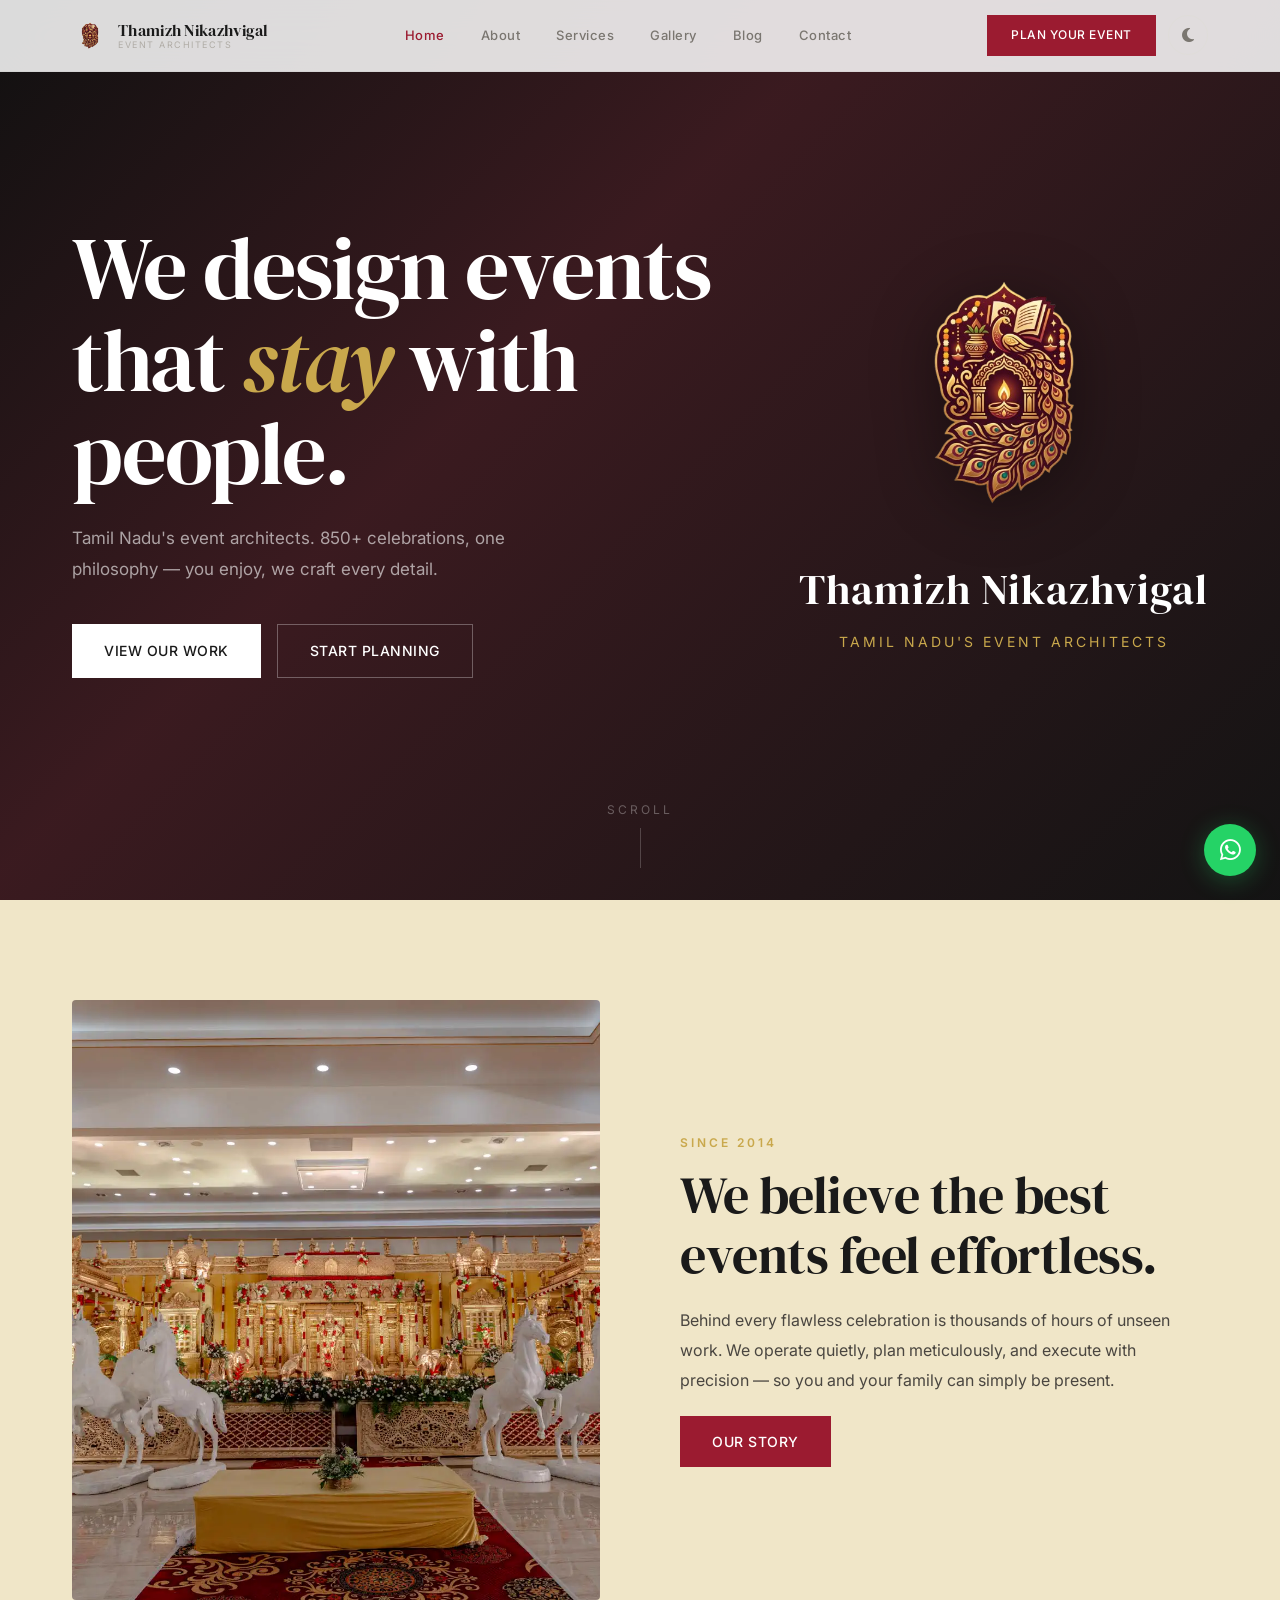
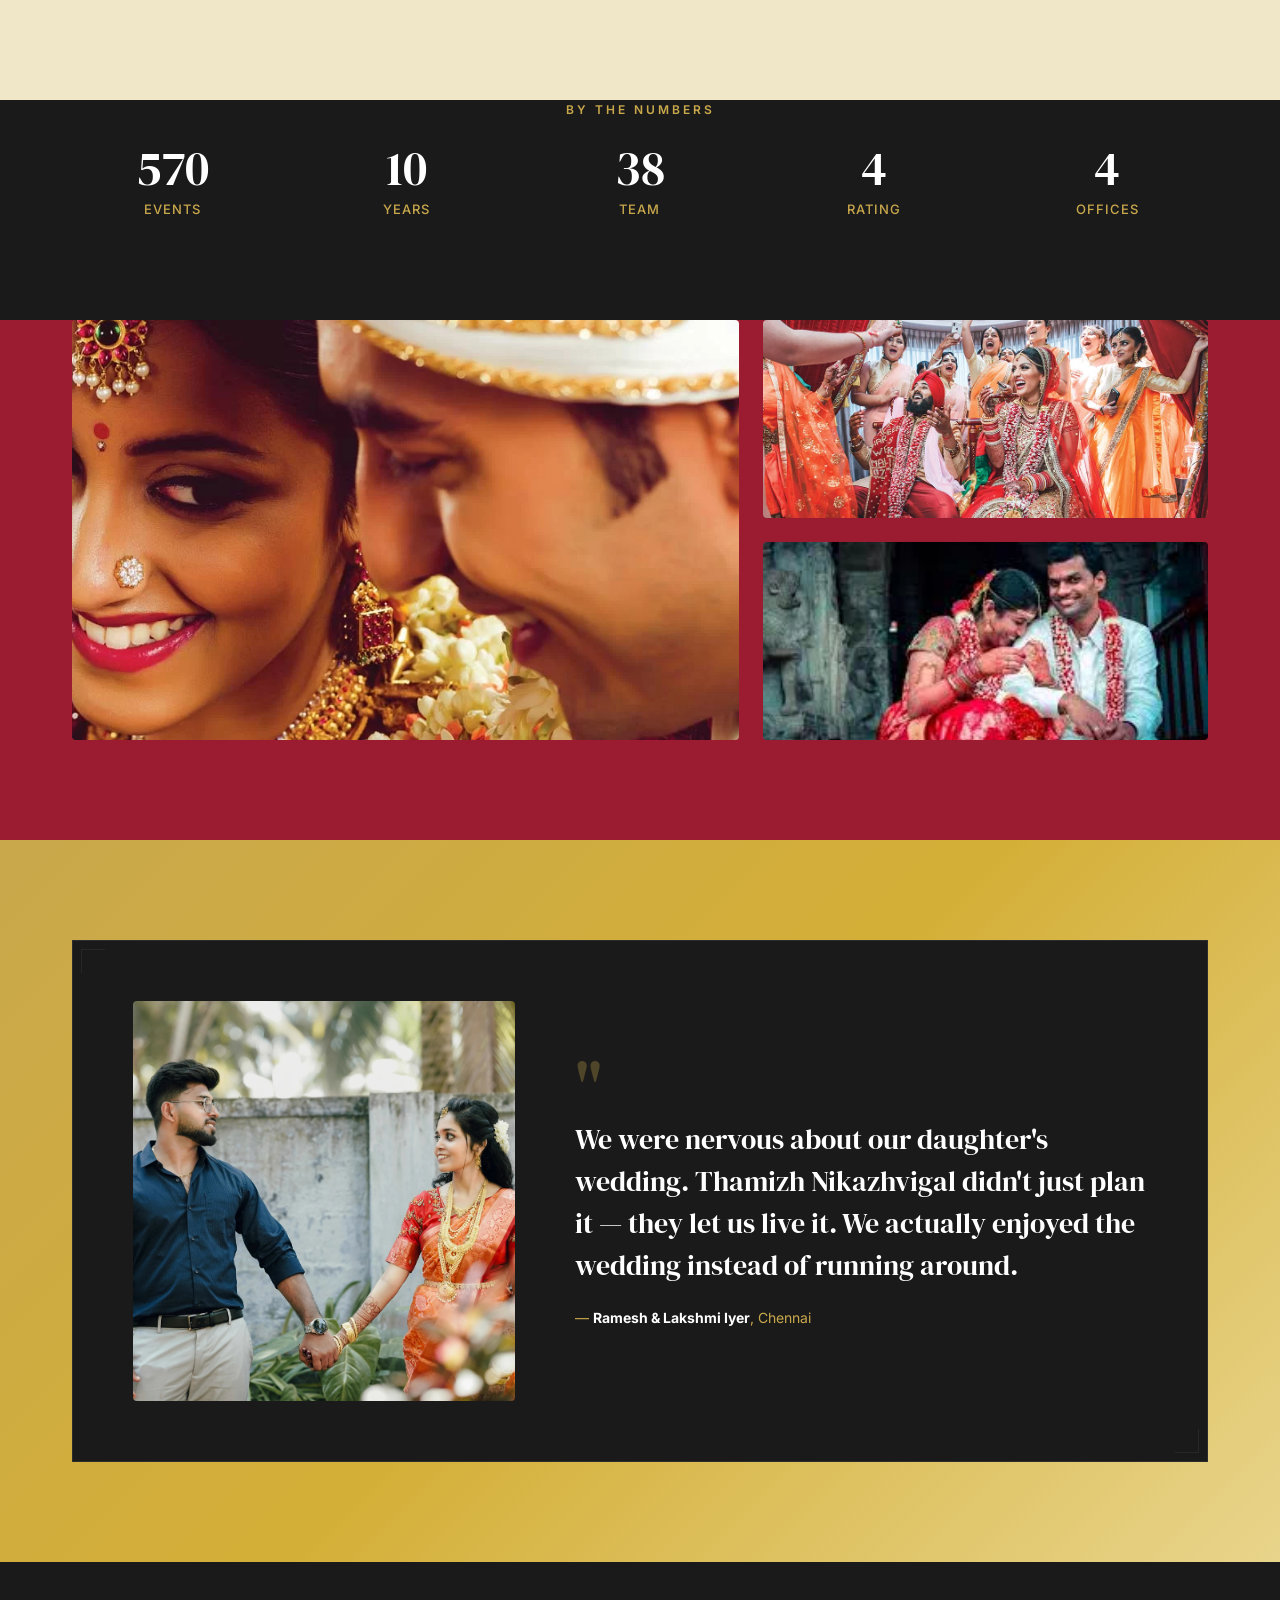
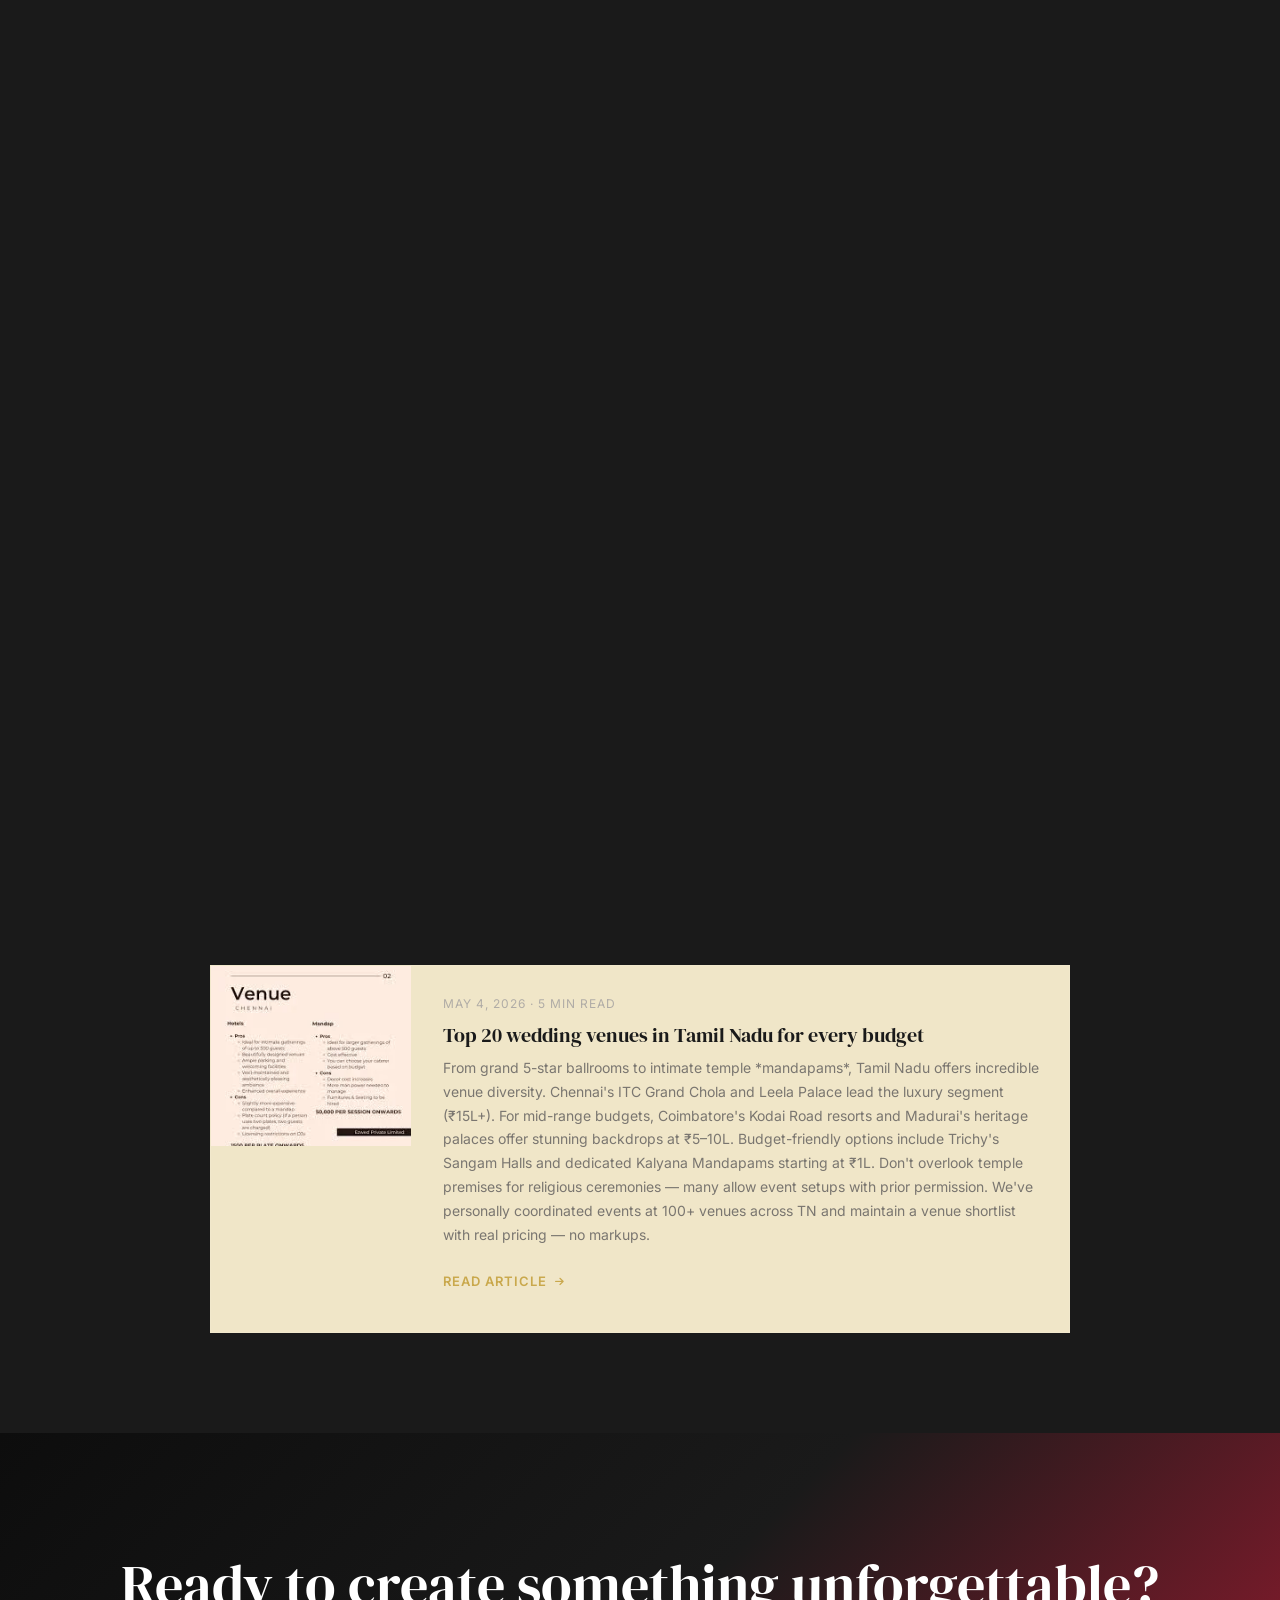
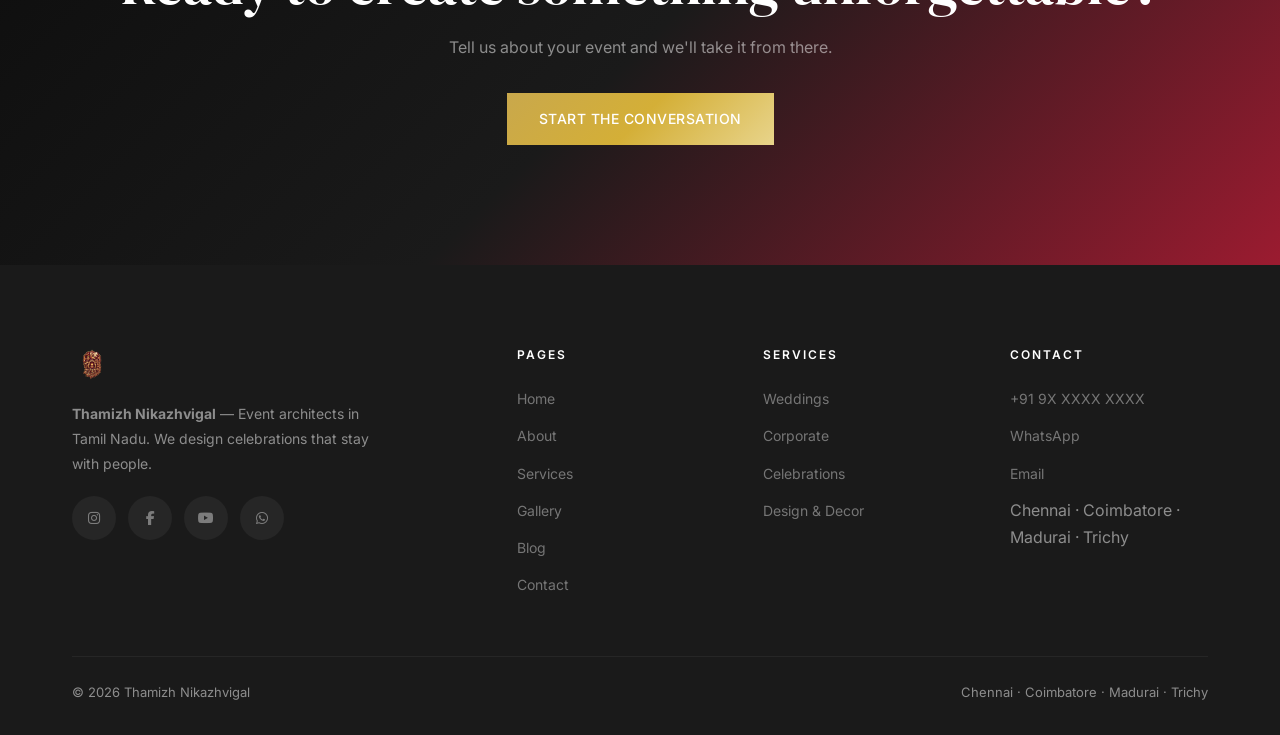
<file: index.html>
<!DOCTYPE html>
<html lang="en">
<head>
  <meta charset="UTF-8">
  <meta name="viewport" content="width=device-width, initial-scale=1.0">
  <title>Thamizh Nikazhvigal — Tamil Nadu's Event Architects</title>
  <meta name="description" content="Premium event design and management in Tamil Nadu. Weddings, corporate, celebrations — crafted with precision and cultural depth.">
  <link rel="preconnect" href="https://fonts.googleapis.com">
  <link rel="preconnect" href="https://fonts.gstatic.com" crossorigin>
  <link href="https://fonts.googleapis.com/css2?family=DM+Serif+Display:ital@0;1&family=Inter:wght@300;400;500;600&display=swap" rel="stylesheet">
  <link rel="stylesheet" href="https://cdnjs.cloudflare.com/ajax/libs/font-awesome/6.5.0/css/all.min.css">
  <link rel="stylesheet" href="css/style.css">
  <link rel="icon" type="image/png" href="Logo No-Bg.png">
  <meta property="og:title" content="Thamizh Nikazhvigal — Tamil Nadu's Event Architects">
  <meta property="og:description" content="Premium event design and management in Tamil Nadu. Weddings, corporate, celebrations — crafted with precision and cultural depth.">
  <meta property="og:url" content="https://thamizhnikazhvigal.com/">
  <meta property="og:type" content="website">
  <meta property="og:image" content="https://thamizhnikazhvigal.com/Logo%20No-Bg.png">
  <meta name="twitter:card" content="summary_large_image">
  <link rel="canonical" href="https://thamizhnikazhvigal.com/">
  <style>
    .home-hero {
      height: 100vh;
      display: flex;
      align-items: center;
      position: relative;
      background: var(--charcoal);
      overflow: hidden;
    }
    .home-hero-video {
      position: absolute;
      inset: 0;
      width: 100%;
      height: 100%;
      object-fit: cover;
      pointer-events: none;
    }
    .home-hero-overlay {
      position: absolute;
      inset: 0;
      background: linear-gradient(135deg, rgba(13,13,13,0.75) 0%, rgba(155,27,48,0.25) 40%, rgba(13,13,13,0.5) 100%);
    }
    .home-hero .container { position: relative; z-index: 2; width: 100%; }
    .home-hero h1 {
      font-family: var(--font-display);
      font-size: clamp(42px, 8vw, 88px);
      color: var(--white);
      font-weight: 400;
      line-height: 1.05;
      letter-spacing: -2px;
      max-width: 900px;
    }
    .home-hero h1 em { font-style: italic; color: var(--gold); }
    .hero-logo-wrap {
      display: flex;
      align-items: center;
      justify-content: space-between;
      gap: 60px;
      width: 100%;
    }
    .hero-logo-wrap .text-side { flex: 1; }
    .hero-logo-wrap .logo-side {
      flex-shrink: 0;
      display: flex;
      flex-direction: column;
      align-items: center;
      justify-content: center;
    }
    .hero-logo {
      max-width: 300px;
      width: 100%;
      height: auto;
      display: block;
      filter: drop-shadow(0 8px 32px rgba(0,0,0,0.4));
    }
    .home-hero p {
      font-size: 17px;
      color: rgba(255,255,255,0.6);
      max-width: 480px;
      margin-top: 24px;
      line-height: 1.8;
    }
    .home-hero-actions { display: flex; gap: 16px; margin-top: 40px; flex-wrap: wrap; }
    .hero-scroll {
      position: absolute;
      bottom: 32px;
      left: 50%;
      transform: translateX(-50%);
      z-index: 2;
      color: rgba(255,255,255,0.3);
      font-size: 12px;
      letter-spacing: 3px;
      text-transform: uppercase;
      display: flex;
      flex-direction: column;
      align-items: center;
      gap: 8px;
    }
    .hero-scroll .line {
      width: 1px;
      height: 40px;
      background: rgba(255,255,255,0.2);
      animation: scrollPulse 2s ease-in-out infinite;
    }
    @keyframes scrollPulse { 0%,100% { opacity: 0.3; } 50% { opacity: 1; } }

    .intro-grid {
      display: grid;
      grid-template-columns: 1fr 1fr;
      gap: 80px;
      align-items: center;
    }
      .intro-grid .img-wrap { height: 600px; }
    @media (max-width: 1024px) { .intro-grid { gap: 48px; } }
    .intro-grid .img-wrap img { width: 100%; height: 100%; object-fit: cover; }

    .featured-grid {
      display: grid;
      grid-template-columns: 1.2fr 0.8fr;
      gap: 24px;
    }
    .featured-grid .img-wrap { height: 420px; }
    .featured-grid .img-wrap img { width: 100%; height: 100%; object-fit: cover; }
    .featured-grid .col { display: flex; flex-direction: column; gap: 24px; }
    .featured-grid .col .img-wrap { height: 198px; }

    .testimonial-card-home {
      display: grid;
      grid-template-columns: 0.8fr 1.2fr;
      gap: 60px;
      align-items: center;
      background: var(--charcoal);
      padding: 60px;
      border: 1px solid rgba(255,255,255,0.08);
    }
    .testimonial-card-home .img-wrap { height: 400px; border-radius: 4px; overflow: hidden; }
    .testimonial-card-home .img-wrap img { width:100%; height:100%; object-fit:cover; }
    .testimonial-card-home .quote-mark {
      font-family: var(--font-display);
      font-size: 64px;
      line-height: 0.4;
      color: var(--gold);
      opacity: 0.3;
    }
    .testimonial-card-home blockquote {
      font-family: var(--font-display);
      font-size: clamp(20px, 2.5vw, 28px);
      color: var(--charcoal);
      line-height: 1.5;
      font-weight: 400;
      margin: 20px 0;
    }
    .testimonial-card-home .attribution { font-size: 14px; color: var(--gray-400); }
    .testimonial-card-home .attribution strong { color: var(--charcoal); }

    .blog-grid-home { display: flex; flex-direction: column; gap: 32px; max-width: 860px; margin: 32px auto 0; }
    .blog-post {
      display: grid;
      grid-template-columns: 200px 1fr;
      gap: 32px;
      align-items: start;
      background: var(--gold-light);
      border: 1px solid rgba(255,255,255,0.08);
      transition: var(--transition);
    }
    .blog-post:hover { border-color: var(--gold); }
    .blog-post .thumb { height: 180px; overflow: hidden; }
    .blog-post .thumb img { width:100%; height:100%; object-fit:cover; transition: transform 1s ease; }
    .blog-post:hover .thumb img { transform: scale(1.04); }
    .blog-post .content { padding: 28px 28px 28px 0; }
    .blog-post .content .meta {
      font-size: 12px;
      color: var(--gray-300);
      text-transform: uppercase;
      letter-spacing: 1px;
      margin-bottom: 8px;
    }
    .blog-post .content h3 {
      font-family: var(--font-display);
      font-size: 20px;
      font-weight: 400;
      color: var(--charcoal);
      margin-bottom: 8px;
      line-height: 1.3;
    }
    .blog-post .content p {
      font-size: 14px;
      color: var(--gray-400);
      line-height: 1.7;
    }
    .blog-post .content .read-more {
      display: inline-flex;
      align-items: center;
      gap: 8px;
      margin-top: 12px;
      padding: 12px 0;
      font-size: 13px;
      font-weight: 600;
      color: var(--gold);
      text-transform: uppercase;
      letter-spacing: 1px;
      transition: var(--transition);
    }
    .blog-post .content .read-more:hover { gap: 14px; }

    .home-cta {
      background: var(--charcoal);
      color: var(--white);
      padding: 120px 0;
      text-align: center;
    }
    .home-cta h2 {
      font-family: var(--font-display);
      font-size: clamp(32px, 5vw, 56px);
      font-weight: 400;
      line-height: 1.15;
    }
    .home-cta p { color: rgba(255,255,255,0.5); max-width: 480px; margin: 16px auto 32px; }

    @media (max-width: 768px) {
      .home-hero { height: auto; min-height: 100vh; padding: 120px 0 80px; }
      .hero-logo-wrap { flex-direction: column; gap: 40px; text-align: center; }
      .hero-logo { max-width: 200px; }
      .home-hero h1 { font-size: 32px; letter-spacing: -0.5px; max-width: 100%; }
      .home-hero p { font-size: 15px; max-width: 100%; margin-top: 16px; }
      .home-hero-actions { flex-direction: column; gap: 12px; margin-top: 28px; }
      .home-hero-actions .btn { width: 100%; justify-content: center; }
      .hero-scroll { display: none; }

      .intro-grid { grid-template-columns: 1fr; gap: 28px; }
      .intro-grid .img-wrap { height: 200px; }
      .intro-grid .img-wrap { height: 200px; }
      .intro-grid > :first-child { order: 2; }
      .intro-grid > :last-child { order: 1; }

      .featured-grid { grid-template-columns: 1fr; gap: 12px; }
      .featured-grid .img-wrap { height: 200px; }
      .featured-grid .col { flex-direction: row; gap: 12px; }
      .featured-grid .col .img-wrap { height: 140px; flex: 1; }

      .testimonial-card-home { grid-template-columns: 1fr; padding: 24px; gap: 20px; }
      .testimonial-card-home .img-wrap { height: 180px; width: 120px; border-radius: 50%; margin: 0 auto; }
      .testimonial-card-home blockquote { font-size: 18px; }
      .testimonial-card-home .quote-mark { font-size: 40px; }

      .blog-post { grid-template-columns: 1fr; gap: 0; }
      .blog-post .thumb { height: 160px; }
      .blog-post .content { padding: 20px; }
      .blog-post .content h3 { font-size: 17px; }
      .blog-post .content p { font-size: 13px; }

      .stat-row { grid-template-columns: repeat(3, 1fr); gap: 16px; }
      .stat h3 { font-size: 28px; }
      .stat p { font-size: 11px; }

      .section { padding: 48px 0; }
      .home-cta { padding: 60px 0; }
      .home-cta h2 { font-size: 26px; }
      .home-cta .btn { width: 100%; justify-content: center; }
    }
    @media (max-width: 480px) {
      .hero-logo { max-width: 140px; }
      .featured-grid .col { flex-direction: column; }
      .featured-grid .col .img-wrap { height: 160px; }
      .stat-row { grid-template-columns: repeat(2, 1fr); }
      .testimonial-card-home .img-wrap { width: 80px; height: 80px; }
    }
  </style>
</head>
<body>

  <header class="header" id="header">
    <div class="header-inner">
      <a href="index.html" class="header-logo"><img src="Logo No-Bg.png" alt="Thamizh Nikazhvigal"><span class="header-logo-text"><span class="name">Thamizh Nikazhvigal</span><span class="tagline">Event Architects</span></span></a>
      <nav class="header-nav">
        <a href="index.html">Home</a>
        <a href="about.html">About</a>
        <a href="services.html">Services</a>
        <a href="gallery.html">Gallery</a>
        <a href="blog.html">Blog</a>
        <a href="contact.html">Contact</a>
      </nav>
      <div class="header-actions">
        <a href="contact.html" class="btn btn-primary btn-sm">Plan Your Event</a>
        <button class="theme-toggle" id="themeToggle" aria-label="Toggle theme"><i class="fas fa-moon"></i></button>
        <button class="hamburger" id="hamburger" aria-label="Menu"><span></span><span></span><span></span></button>
      </div>
    </div>
  </header>

  <nav class="mobile-nav" id="mobileNav">
    <a href="index.html" style="display:flex;align-items:center;gap:8px;text-decoration:none;margin-bottom:24px;padding:0 8px;"><img src="Logo No-Bg.png" alt="" style="height:32px;width:auto;"><span style="font-family:var(--font-display);font-size:13px;color:var(--gold);">Thamizh Nikazhvigal</span></a>
    <div class="nav-links">
      <a href="index.html" class="nav-item"><i class="fas fa-home"></i> Home</a>
      <a href="about.html" class="nav-item"><i class="fas fa-users"></i> About</a>
      <a href="services.html" class="nav-item"><i class="fas fa-concierge-bell"></i> Services</a>
      <a href="gallery.html" class="nav-item"><i class="fas fa-images"></i> Gallery</a>
      <a href="blog.html" class="nav-item"><i class="fas fa-pen"></i> Blog</a>
      <a href="contact.html" class="nav-item"><i class="fas fa-envelope"></i> Contact</a>
    </div>
    <div class="mobile-actions">
      <a href="https://wa.me/919XXXXXXXXX" target="_blank" class="btn btn-premium"><i class="fab fa-whatsapp"></i> WhatsApp</a>
      <a href="contact.html" class="btn btn-crimson"><i class="fas fa-pen"></i> Get in Touch</a>
    </div>
  </nav>

  <section class="home-hero">
    <video class="home-hero-video" autoplay muted loop playsinline preload="auto">
      <source src="Assets/hero-video-compressed.mp4" type="video/mp4">
    </video>
    <div class="home-hero-overlay"></div>
    <div class="container">
      <div class="hero-logo-wrap">
        <div class="text-side">
          <h1 class="reveal">We design events that <em>stay</em> with people.</h1>
          <p class="reveal reveal-delay-1">Tamil Nadu's event architects. 850+ celebrations, one philosophy — you enjoy, we craft every detail.</p>
          <div class="home-hero-actions reveal reveal-delay-2">
            <a href="gallery.html" class="btn btn-light">View Our Work</a>
            <a href="contact.html" class="btn btn-outline" style="border-color:rgba(255,255,255,0.3);color:var(--white);">Start Planning</a>
          </div>
        </div>
        <div class="logo-side reveal reveal-delay-1" style="text-align:center;">
          <img src="Logo No-Bg.png" alt="Thamizh Nikazhvigal" class="hero-logo" loading="eager" fetchpriority="high">
          <div style="margin-top:8px;"><span style="font-family:var(--font-display);font-size:clamp(24px,3.5vw,42px);color:var(--white);font-weight:400;display:block;letter-spacing:1px;">Thamizh Nikazhvigal</span><span style="font-size:clamp(10px,1.2vw,14px);color:var(--gold);text-transform:uppercase;letter-spacing:3px;display:block;margin-top:4px;">Tamil Nadu's Event Architects</span></div>
        </div>
      </div>
    </div>
    <div class="hero-scroll"><span>Scroll</span><div class="line"></div></div>
  </section>

  <section class="section" style="background:var(--gold-light);">
    <div class="container">
      <div class="intro-grid">
        <div class="img-wrap reveal">
          <img src="Assets/wedding hall.webp" alt="Event space" loading="lazy">
        </div>
        <div class="reveal reveal-delay-1">
          <div class="label">Since 2014</div>
          <h2 class="section-title">We believe the best events feel effortless.</h2>
          <p style="color:var(--gray-500);font-size:16px;line-height:1.9;margin:20px 0;">
            Behind every flawless celebration is thousands of hours of unseen work. We operate quietly, plan meticulously, and execute with precision — so you and your family can simply be present.
          </p>
          <a href="about.html" class="btn btn-crimson">Our Story</a>
        </div>
      </div>
    </div>
  </section>

  <section class="section" style="padding-top:0;background:var(--charcoal);">
    <div class="container reveal">
      <div class="label text-center" style="color:var(--gold);">By the numbers</div>
      <div class="stat-row" style="margin-top:24px;">
        <div class="stat"><h3 style="color:var(--white);" data-count="850"><span class="suffix">+</span></h3><p style="color:var(--gold);">Events</p></div>
        <div class="stat"><h3 style="color:var(--white);" data-count="10"><span class="suffix">+</span></h3><p style="color:var(--gold);">Years</p></div>
        <div class="stat"><h3 style="color:var(--white);" data-count="60"><span class="suffix">+</span></h3><p style="color:var(--gold);">Team</p></div>
        <div class="stat"><h3 style="color:var(--white);" data-count="4.8">★</h3><p style="color:var(--gold);">Rating</p></div>
        <div class="stat"><h3 style="color:var(--white);" data-count="4"></h3><p style="color:var(--gold);">Offices</p></div>
      </div>
    </div>
  </section>

  <section class="section" style="padding-top:0;background:var(--crimson);">
    <div class="container">
      <div class="featured-grid">
        <div class="img-wrap reveal">
          <img src="Assets/Bride and groom smiling.webp" alt="Wedding moment" loading="lazy">
        </div>
        <div class="col">
          <div class="img-wrap reveal reveal-delay-1">
            <img src="Assets/indian wedding.webp" alt="Ceremony" loading="lazy">
          </div>
          <div class="img-wrap reveal reveal-delay-2">
            <img src="Assets/Couple laughing.webp" alt="Happy moments" loading="lazy">
          </div>
        </div>
      </div>
    </div>
  </section>

  <div class="section" style="background:var(--gold-gradient);">
    <div class="container">
      <div class="testimonial-card-home reveal decorated-card" style="background:var(--charcoal);border-color:rgba(255,255,255,0.08);">
        <div class="img-wrap"><img src="Assets/Happy couple.webp" alt="Happy couple" loading="lazy"></div>
        <div>
          <div class="quote-mark">"</div>
          <blockquote style="color:var(--white);">We were nervous about our daughter's wedding. Thamizh Nikazhvigal didn't just plan it — they let us live it. We actually enjoyed the wedding instead of running around.</blockquote>
          <div class="attribution" style="color:var(--gold);">— <strong style="color:var(--white);">Ramesh & Lakshmi Iyer</strong>, Chennai</div>
        </div>
      </div>
    </div>
  </div>

  <div class="section" style="background:var(--charcoal);">
    <div class="container">
      <div class="text-center reveal">
        <div class="label" style="color:var(--gold);">From our blog</div>
        <h2 class="section-title" style="color:var(--white);">Planning guides & inspiration</h2>
      </div>
      <div class="blog-grid-home">
        <article class="blog-post reveal">
          <div class="thumb"><img src="Assets/Wedding planning guide.webp" alt="Wedding planning" loading="lazy"></div>
          <div class="content">
            <div class="meta">May 20, 2026 · 8 min read</div>
            <h3>How to plan a traditional Tamil wedding in 6 months</h3>
            <p>Planning a Tamil wedding can feel overwhelming — there are rituals to coordinate, vendors to vet, and families to satisfy. This month-by-month guide breaks everything down. From securing the Muhurtham date and booking the venue in Month 1, to finalizing the menu tasting and bridal entry concept in Month 6, we cover every step. Whether you're planning an Iyer, Chettiar, or Gounder wedding, the timeline is your best friend. Pro tip: lock your photographer at least 4 months out — the best ones book up fast during peak season (Nov–Feb).</p>
            <a href="blog-1.html" class="read-more">Read article <i class="fas fa-arrow-right" style="font-size:10px;"></i></a>
          </div>
        </article>
        <article class="blog-post reveal reveal-delay-1">
          <div class="thumb"><img src="Assets/Tamil tradition guide.webp" alt="Tamil traditions" loading="lazy"></div>
          <div class="content">
            <div class="meta">May 12, 2026 · 6 min read</div>
            <h3>Iyer vs Iyengar weddings: understanding the differences</h3>
            <p>Both Iyer and Iyengar weddings follow the Tamil Brahmin tradition, but the differences matter. Iyer weddings typically have the *Kashi Yatra* (where the groom pretends to leave for Kashi) and the bride's brother brings him back. Iyengar weddings include the *Saptapadi* (seven steps) around a sacred fire but omit the *Kashi Yatra*. The *Muhurtham* timing also differs — Iyers follow the *Rahu Kalam* avoidance while Iyengars follow *Vaishnava* traditions. Food too: Iyer weddings traditionally serve a fully vegetarian *sadya* on banana leaves, while some Iyengar communities include specific temple-style prasadams.</p>
            <a href="blog-2.html" class="read-more">Read article <i class="fas fa-arrow-right" style="font-size:10px;"></i></a>
          </div>
        </article>
        <article class="blog-post reveal reveal-delay-2">
          <div class="thumb"><img src="Assets/Venue selection guide.webp" alt="Venue guide" loading="lazy"></div>
          <div class="content">
            <div class="meta">May 4, 2026 · 5 min read</div>
            <h3>Top 20 wedding venues in Tamil Nadu for every budget</h3>
            <p>From grand 5-star ballrooms to intimate temple *mandapams*, Tamil Nadu offers incredible venue diversity. Chennai's ITC Grand Chola and Leela Palace lead the luxury segment (₹15L+). For mid-range budgets, Coimbatore's Kodai Road resorts and Madurai's heritage palaces offer stunning backdrops at ₹5–10L. Budget-friendly options include Trichy's Sangam Halls and dedicated Kalyana Mandapams starting at ₹1L. Don't overlook temple premises for religious ceremonies — many allow event setups with prior permission. We've personally coordinated events at 100+ venues across TN and maintain a venue shortlist with real pricing — no markups.</p>
            <a href="blog-3.html" class="read-more">Read article <i class="fas fa-arrow-right" style="font-size:10px;"></i></a>
          </div>
        </article>
      </div>
    </div>
  </div>

  <div class="home-cta" style="background:linear-gradient(135deg, #0d0d0d 0%, #1a1a1a 50%, #9B1B30 100%);">
    <div class="container reveal">
      <h2>Ready to create something unforgettable?</h2>
      <p>Tell us about your event and we'll take it from there.</p>
      <a href="contact.html" class="btn btn-premium">Start the Conversation</a>
    </div>
  </div>

  <footer class="footer">
    <div class="container">
      <div class="footer-grid">
        <div class="footer-brand">
          <img src="Logo No-Bg.png" alt="Thamizh Nikazhvigal">
          <p><strong>Thamizh Nikazhvigal</strong> — Event architects in Tamil Nadu. We design celebrations that stay with people.</p>
          <div class="footer-social">
            <a href="#" aria-label="Instagram"><i class="fab fa-instagram"></i></a>
            <a href="#" aria-label="Facebook"><i class="fab fa-facebook-f"></i></a>
            <a href="#" aria-label="YouTube"><i class="fab fa-youtube"></i></a>
            <a href="#" aria-label="WhatsApp"><i class="fab fa-whatsapp"></i></a>
          </div>
        </div>
        <div>
          <h5>Pages</h5>
          <ul>
            <li><a href="index.html">Home</a></li>
            <li><a href="about.html">About</a></li>
            <li><a href="services.html">Services</a></li>
            <li><a href="gallery.html">Gallery</a></li>
            <li><a href="blog.html">Blog</a></li>
            <li><a href="contact.html">Contact</a></li>
          </ul>
        </div>
        <div>
          <h5>Services</h5>
          <ul>
            <li><a href="services.html">Weddings</a></li>
            <li><a href="services.html">Corporate</a></li>
            <li><a href="services.html">Celebrations</a></li>
            <li><a href="services.html">Design & Decor</a></li>
          </ul>
        </div>
        <div>
          <h5>Contact</h5>
          <ul>
            <li><a href="tel:+919XXXXXXXXX">+91 9X XXXX XXXX</a></li>
            <li><a href="https://wa.me/919XXXXXXXXX">WhatsApp</a></li>
            <li><a href="mailto:hello@thamizhnikazhvigal.com">Email</a></li>
            <li>Chennai · Coimbatore · Madurai · Trichy</li>
          </ul>
        </div>
      </div>
      <div class="footer-bottom">
        <span>&copy; 2026 Thamizh Nikazhvigal</span>
        <span>Chennai · Coimbatore · Madurai · Trichy</span>
      </div>
    </div>
  </footer>

  <a href="https://wa.me/919XXXXXXXXX" target="_blank" class="sticky-wa" aria-label="WhatsApp"><i class="fab fa-whatsapp"></i></a>
  <div class="mobile-bar">
    <a href="tel:+919XXXXXXXXX" class="call"><i class="fas fa-phone"></i> Call</a>
    <a href="https://wa.me/919XXXXXXXXX" target="_blank" class="wa"><i class="fab fa-whatsapp"></i> WhatsApp</a>
    <a href="contact.html" class="quote"><i class="fas fa-pen"></i> Inquiry</a>
  </div>

  <button class="back-to-top" id="backToTop" aria-label="Back to top"><i class="fas fa-arrow-up"></i></button>
  <script src="js/script.js"></script>
</body>
</html>
</file>
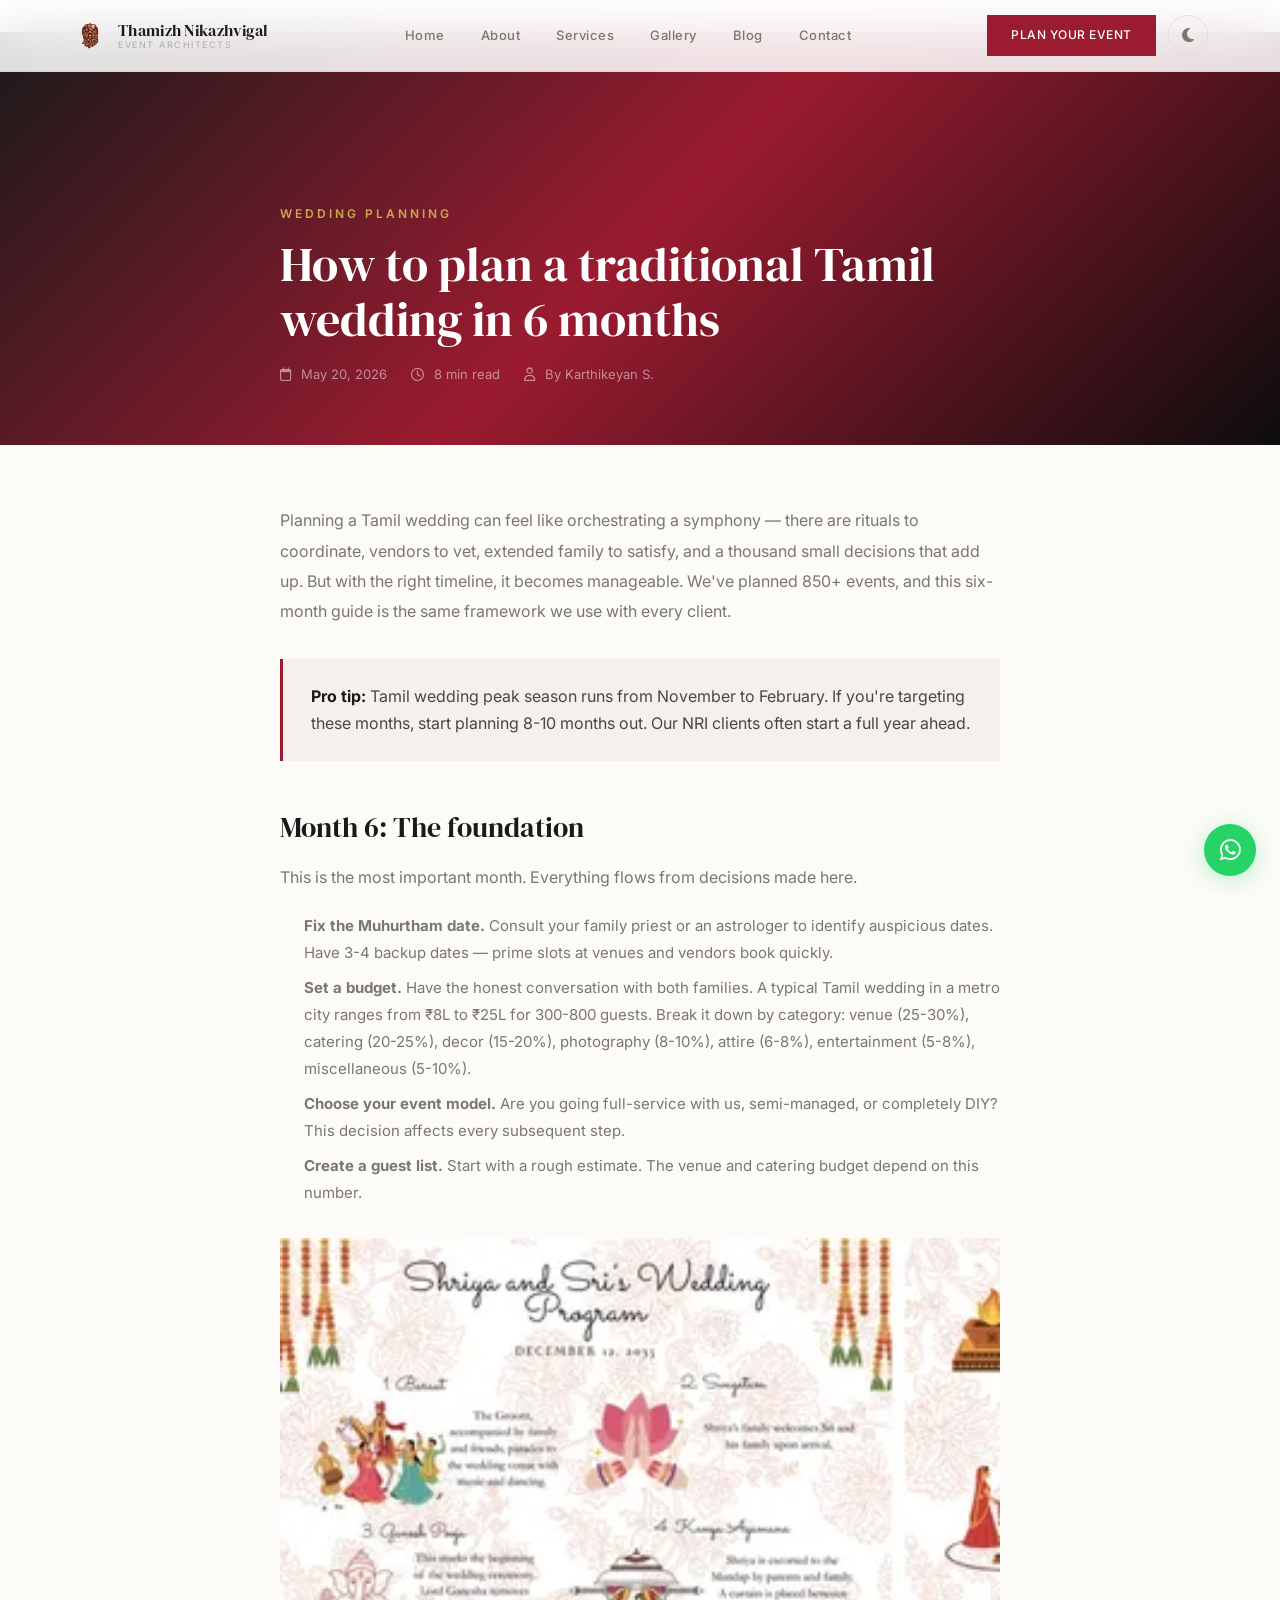
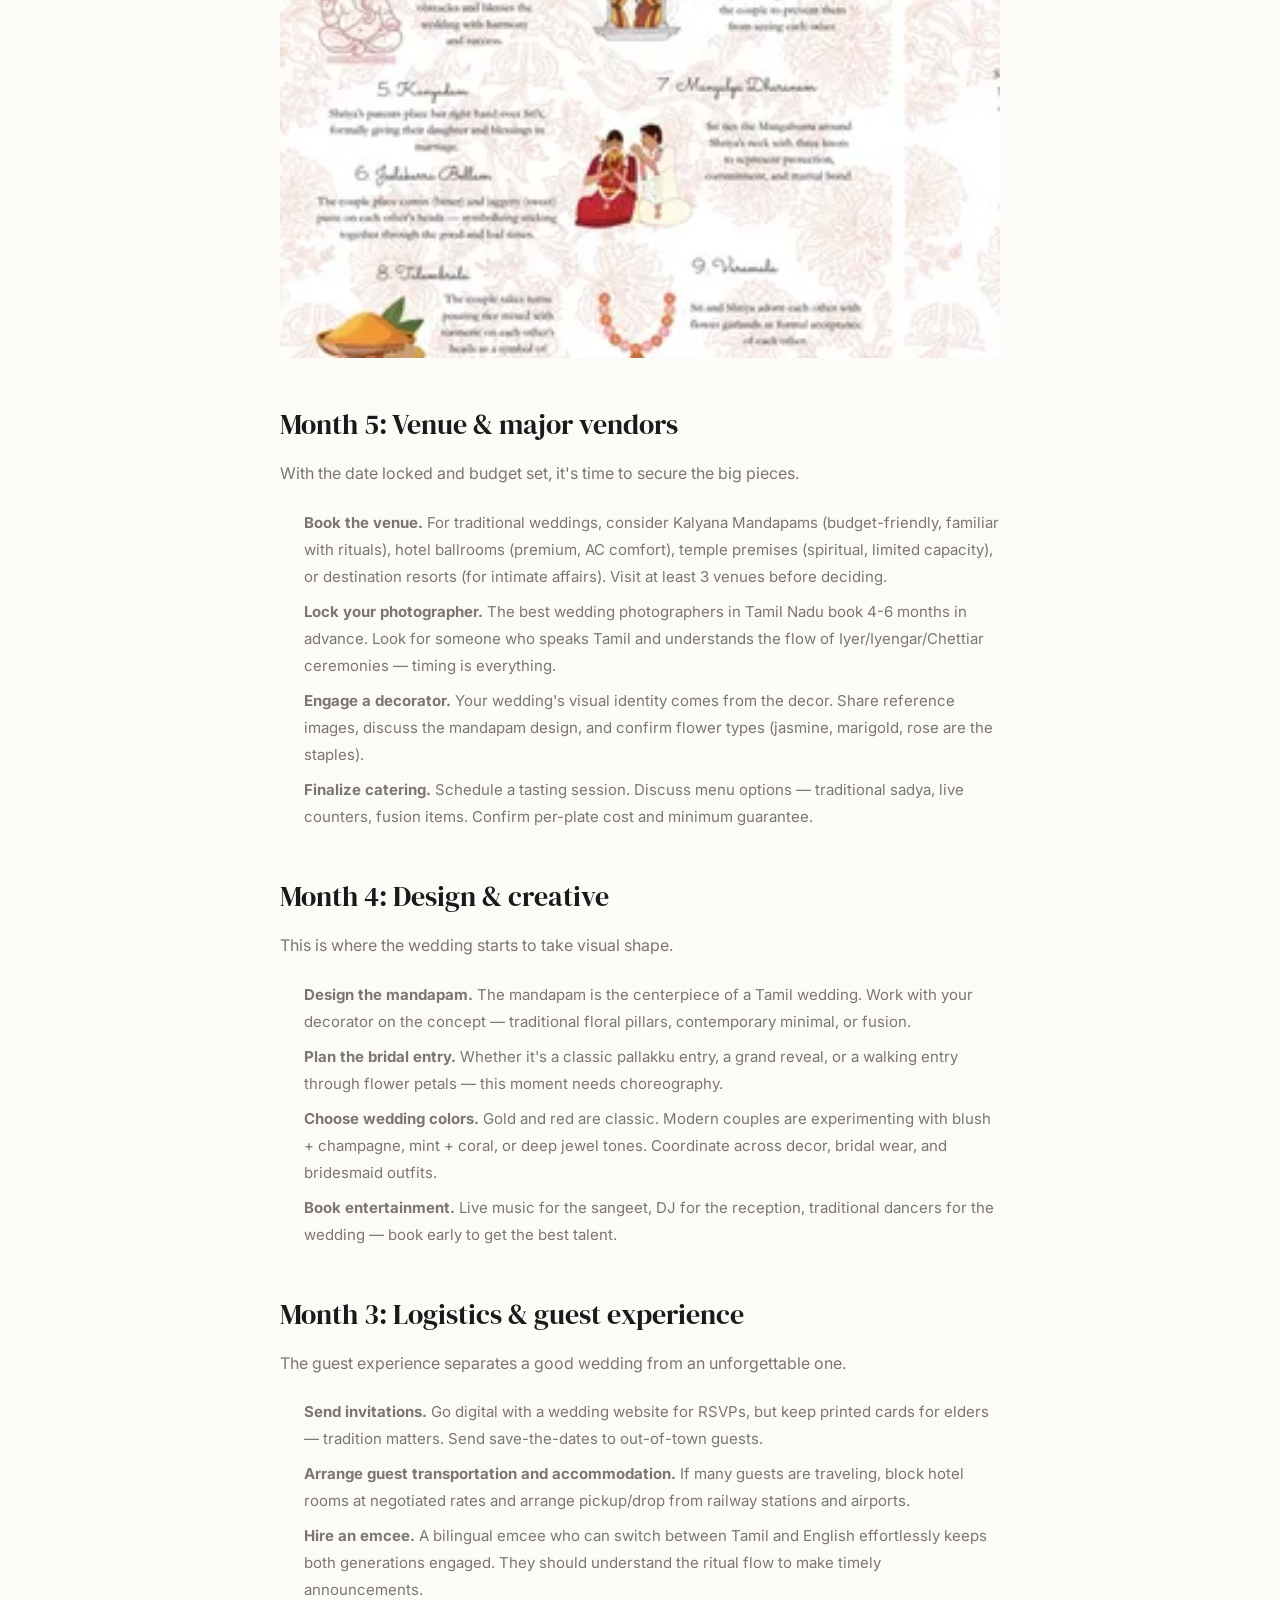
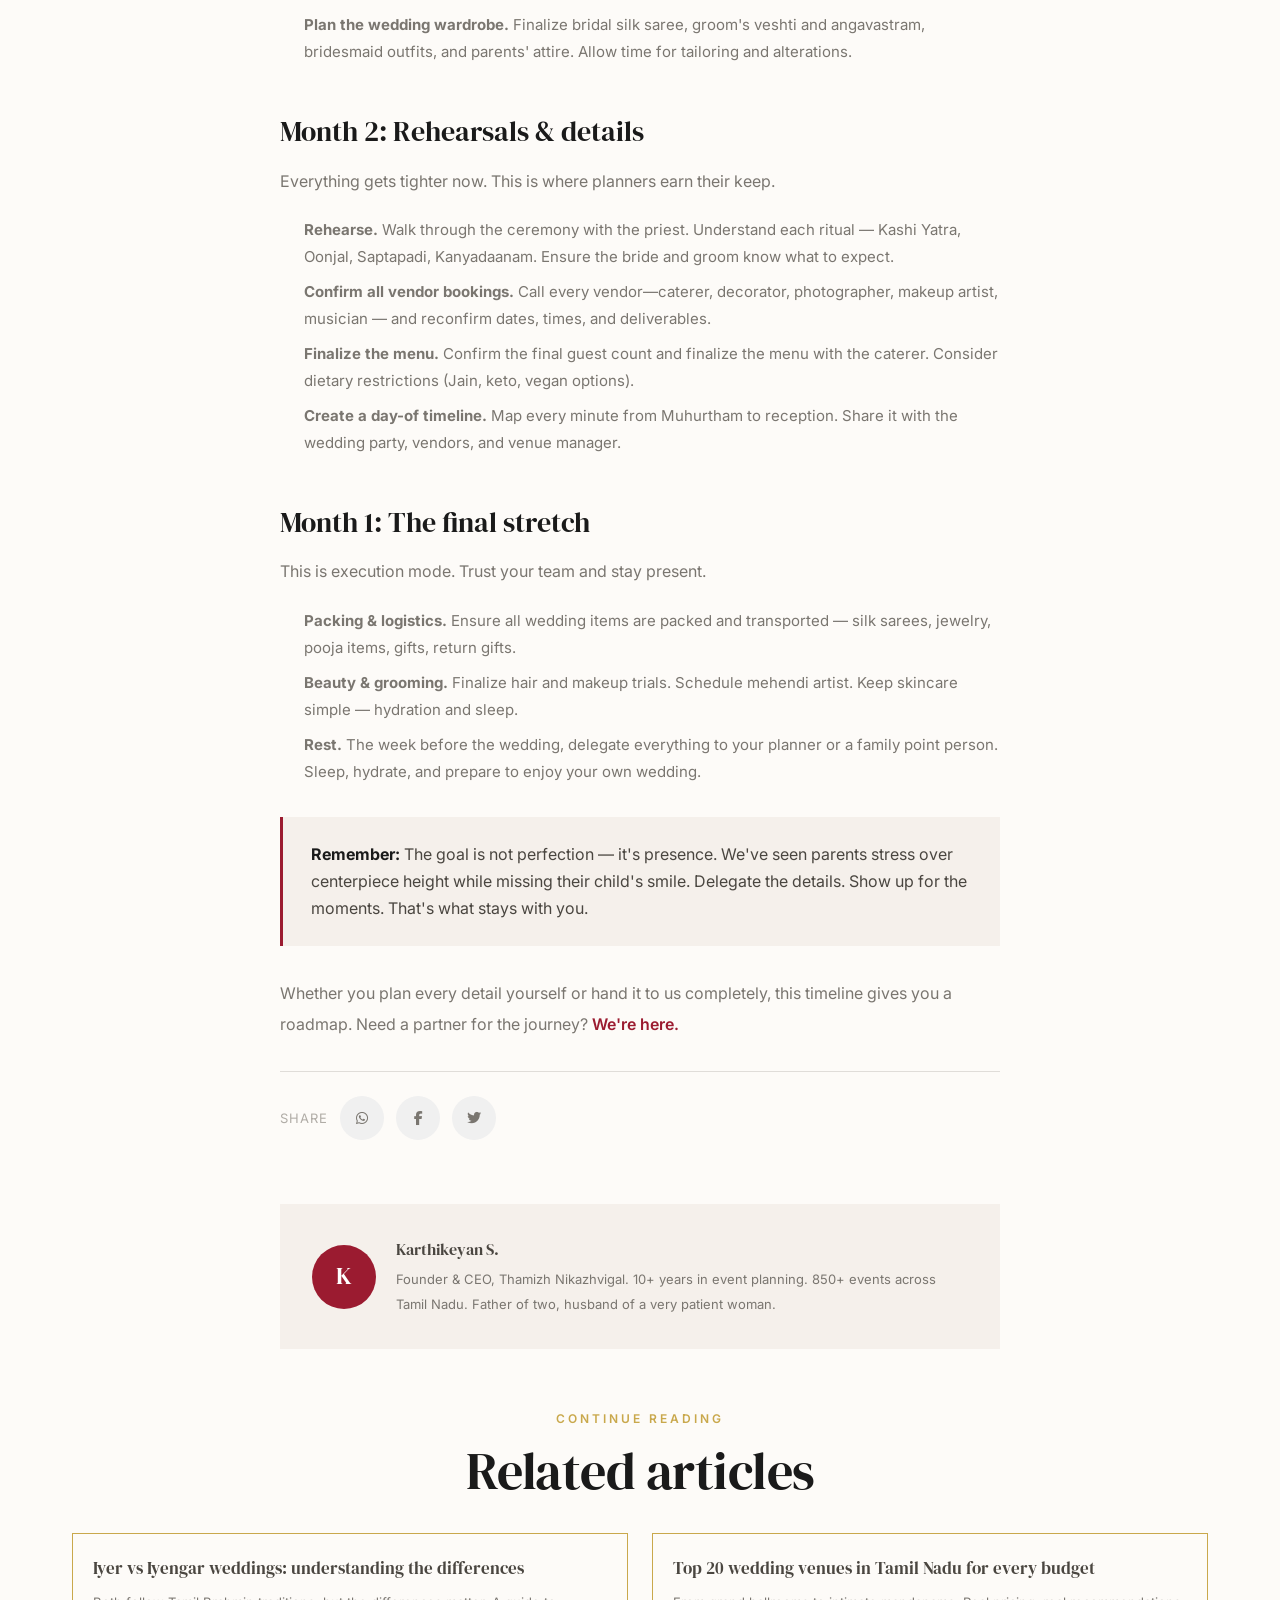
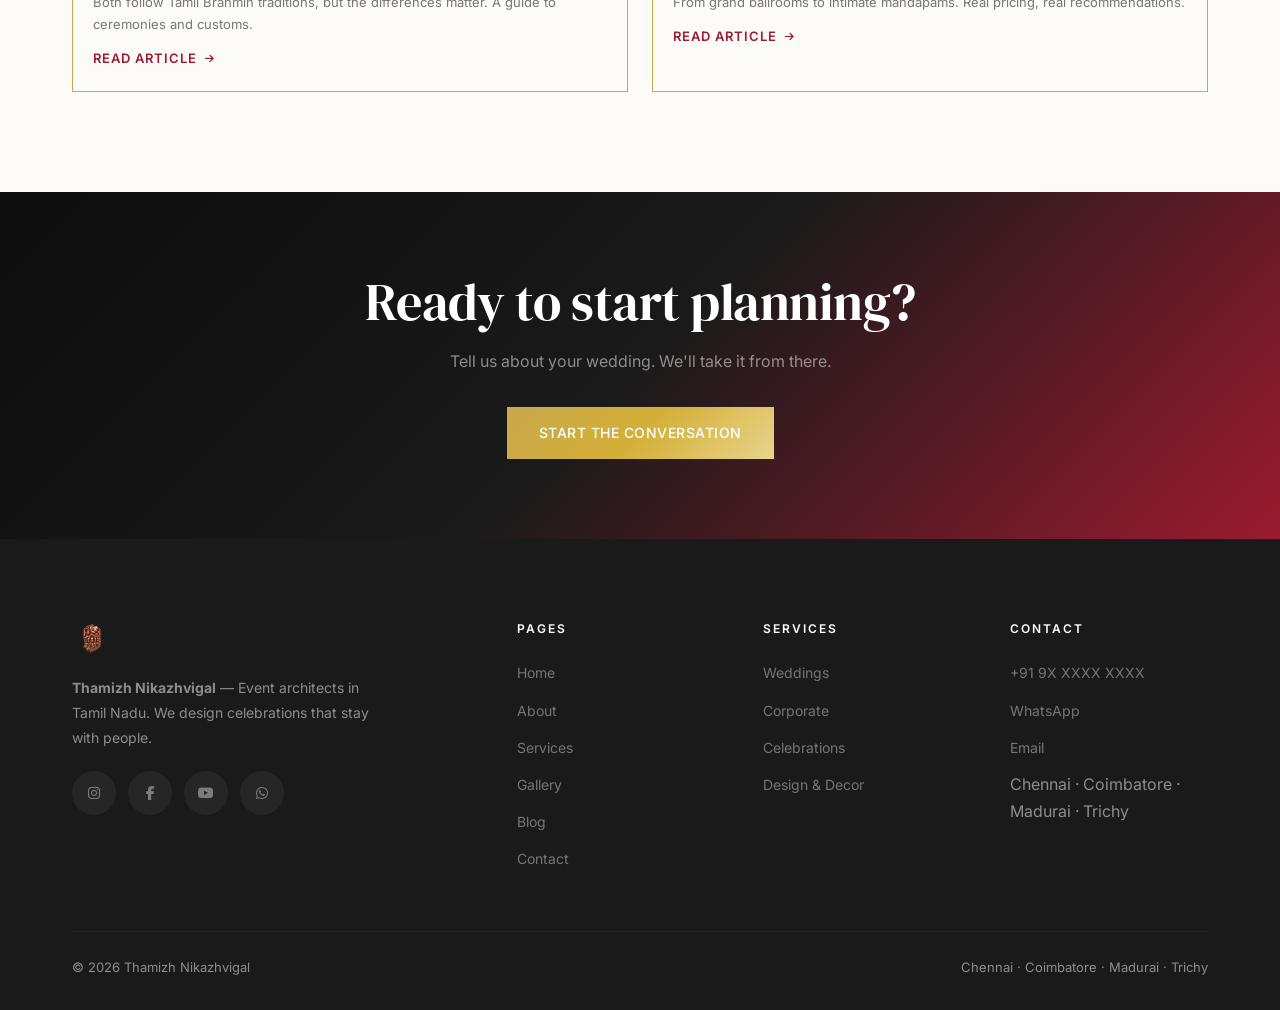
<file: blog-1.html>
<!DOCTYPE html>
<html lang="en">
<head>
  <meta charset="UTF-8">
  <meta name="viewport" content="width=device-width, initial-scale=1.0">
  <title>How to plan a traditional Tamil wedding in 6 months — Thamizh Nikazhvigal</title>
  <meta name="description" content="Your complete month-by-month guide to planning a Tamil wedding. From Muhurtham to reception, we cover everything.">
  <link rel="preconnect" href="https://fonts.googleapis.com">
  <link rel="preconnect" href="https://fonts.gstatic.com" crossorigin>
  <link href="https://fonts.googleapis.com/css2?family=DM+Serif+Display:ital@0;1&family=Inter:wght@300;400;500;600&display=swap" rel="stylesheet">
  <link rel="stylesheet" href="https://cdnjs.cloudflare.com/ajax/libs/font-awesome/6.5.0/css/all.min.css">
  <link rel="stylesheet" href="css/style.css">
  <link rel="icon" type="image/png" href="Logo No-Bg.png">
  <meta property="og:title" content="How to plan a traditional Tamil wedding in 6 months — Thamizh Nikazhvigal">
  <meta property="og:description" content="Your complete month-by-month guide to planning a Tamil wedding. From Muhurtham to reception, we cover everything.">
  <meta property="og:url" content="https://thamizhnikazhvigal.com/blog-1.html">
  <meta property="og:type" content="article">
  <meta property="og:image" content="https://thamizhnikazhvigal.com/Assets/Wedding%20planning%20guide.webp">
  <meta name="twitter:card" content="summary_large_image">
  <link rel="canonical" href="https://thamizhnikazhvigal.com/blog-1.html">
  <style>
    .blog-hero {
      background: linear-gradient(135deg, #1a1a1a 0%, #9B1B30 50%, #0d0d0d 100%);
      padding-top: calc(var(--header-h) + 100px);
      padding-bottom: 60px;
    }
    .article-meta { font-size: 13px; color: rgba(255,255,255,0.5); margin-top: 16px; display: flex; gap: 24px; flex-wrap: wrap; }
    .article-meta span i { margin-right: 6px; }

    .article-body { max-width: 720px; margin: 0 auto; padding: 60px 0; }
    .article-body h2 {
      font-family: var(--font-display);
      font-size: 28px;
      font-weight: 400;
      color: var(--charcoal);
      margin: 48px 0 16px;
      line-height: 1.3;
    }
    .article-body h3 {
      font-family: var(--font-display);
      font-size: 20px;
      font-weight: 400;
      color: var(--charcoal);
      margin: 32px 0 12px;
    }
    .article-body p {
      font-size: 16px;
      line-height: 1.9;
      color: var(--gray-400);
      margin-bottom: 20px;
    }
    .article-body ul, .article-body ol {
      margin: 16px 0 24px;
      padding-left: 24px;
    }
    .article-body li {
      font-size: 15px;
      line-height: 1.8;
      color: var(--gray-400);
      margin-bottom: 8px;
    }
    .article-body .highlight-box {
      background: var(--warm-beige);
      border-left: 3px solid var(--crimson);
      padding: 24px 28px;
      margin: 32px 0;
    }
    .article-body .highlight-box strong { color: var(--charcoal); }
    .article-body .highlight-box p:last-child { margin-bottom: 0; }
    .article-body img {
      width: 100%;
      margin: 32px 0;
    }

    .author-bio {
      display: flex;
      gap: 20px;
      align-items: center;
      padding: 32px;
      background: var(--warm-beige);
      margin-top: 40px;
    }
    .author-bio .avatar {
      width: 64px; height: 64px;
      border-radius: 50%;
      background: var(--crimson);
      display: flex;
      align-items: center;
      justify-content: center;
      color: var(--white);
      font-family: var(--font-display);
      font-size: 24px;
      flex-shrink: 0;
    }
    .author-bio h4 { font-family: var(--font-display); font-size: 16px; font-weight: 400; }
    .author-bio p { font-size: 13px; color: var(--gray-400); margin: 4px 0 0; }

    .share-bar {
      display: flex;
      gap: 12px;
      align-items: center;
      padding: 24px 0;
      border-top: 1px solid var(--gray-200);
      margin-top: 32px;
    }
    .share-bar span { font-size: 13px; color: var(--gray-300); text-transform: uppercase; letter-spacing: 1px; }
    .share-bar a {
      width: 44px; height: 44px;
      border-radius: 50%;
      background: var(--gray-100);
      display: flex;
      align-items: center;
      justify-content: center;
      color: var(--gray-400);
      font-size: 14px;
      transition: var(--transition);
    }
    .share-bar a:hover { background: var(--crimson); color: var(--white); }

    .related-posts {
      display: grid;
      grid-template-columns: repeat(2, 1fr);
      gap: 24px;
      margin-top: 32px;
    }
    .related-posts .card .card-body { padding: 20px; }
    .related-posts .card .card-body h3 { font-size: 17px; }
    .related-posts .card .card-body p { font-size: 13px; }

    @media (max-width: 768px) {
      .article-body { padding: 40px 0; }
      .article-body h2 { font-size: 22px; }
      .related-posts { grid-template-columns: 1fr; }
      .author-bio { flex-direction: column; text-align: center; }
    }
  </style>
</head>
<body>

  <header class="header" id="header">
    <div class="header-inner">
      <a href="index.html" class="header-logo"><img src="Logo No-Bg.png" alt="Thamizh Nikazhvigal"><span class="header-logo-text"><span class="name">Thamizh Nikazhvigal</span><span class="tagline">Event Architects</span></span></a>
      <nav class="header-nav">
        <a href="index.html">Home</a>
        <a href="about.html">About</a>
        <a href="services.html">Services</a>
        <a href="gallery.html">Gallery</a>
        <a href="blog.html">Blog</a>
        <a href="contact.html">Contact</a>
      </nav>
      <div class="header-actions">
        <a href="contact.html" class="btn btn-primary btn-sm">Plan Your Event</a>
        <button class="theme-toggle" id="themeToggle" aria-label="Toggle theme"><i class="fas fa-moon"></i></button>
        <button class="hamburger" id="hamburger" aria-label="Menu"><span></span><span></span><span></span></button>
      </div>
    </div>
  </header>

  <nav class="mobile-nav" id="mobileNav">
    <a href="index.html" style="display:flex;align-items:center;gap:8px;text-decoration:none;margin-bottom:24px;padding:0 8px;"><img src="Logo No-Bg.png" alt="" style="height:32px;width:auto;"><span style="font-family:var(--font-display);font-size:13px;color:var(--gold);">Thamizh Nikazhvigal</span></a>
    <div class="nav-links">
      <a href="index.html" class="nav-item"><i class="fas fa-home"></i> Home</a>
      <a href="about.html" class="nav-item"><i class="fas fa-users"></i> About</a>
      <a href="services.html" class="nav-item"><i class="fas fa-concierge-bell"></i> Services</a>
      <a href="gallery.html" class="nav-item"><i class="fas fa-images"></i> Gallery</a>
      <a href="blog.html" class="nav-item"><i class="fas fa-pen"></i> Blog</a>
      <a href="contact.html" class="nav-item"><i class="fas fa-envelope"></i> Contact</a>
    </div>
    <div class="mobile-actions">
      <a href="https://wa.me/919XXXXXXXXX" target="_blank" class="btn btn-premium"><i class="fab fa-whatsapp"></i> WhatsApp</a>
      <a href="contact.html" class="btn btn-crimson"><i class="fas fa-pen"></i> Get in Touch</a>
    </div>
  </nav>

  <div class="container"><div class="breadcrumbs"><a href="index.html">Home</a> <i class="fas fa-chevron-right"></i> <a href="blog.html">Blog</a> <i class="fas fa-chevron-right"></i> <span>Wedding Planning Guide</span></div></div>

  <section class="blog-hero">
    <div class="container">
      <div class="reveal" style="max-width:720px;margin:0 auto;">
        <div class="label" style="color:var(--gold);">Wedding Planning</div>
        <h1 style="font-family:var(--font-display);font-size:clamp(30px,5vw,48px);color:var(--white);font-weight:400;line-height:1.15;">How to plan a traditional Tamil wedding in 6 months</h1>
        <div class="article-meta">
          <span><i class="far fa-calendar"></i> May 20, 2026</span>
          <span><i class="far fa-clock"></i> 8 min read</span>
          <span><i class="far fa-user"></i> By Karthikeyan S.</span>
        </div>
      </div>
    </div>
  </section>

  <article class="article-body container">
    <p>Planning a Tamil wedding can feel like orchestrating a symphony — there are rituals to coordinate, vendors to vet, extended family to satisfy, and a thousand small decisions that add up. But with the right timeline, it becomes manageable. We've planned 850+ events, and this six-month guide is the same framework we use with every client.</p>

    <div class="highlight-box">
      <strong>Pro tip:</strong> Tamil wedding peak season runs from November to February. If you're targeting these months, start planning 8-10 months out. Our NRI clients often start a full year ahead.
    </div>

    <h2>Month 6: The foundation</h2>
    <p>This is the most important month. Everything flows from decisions made here.</p>
    <ul>
      <li><strong>Fix the Muhurtham date.</strong> Consult your family priest or an astrologer to identify auspicious dates. Have 3-4 backup dates — prime slots at venues and vendors book quickly.</li>
      <li><strong>Set a budget.</strong> Have the honest conversation with both families. A typical Tamil wedding in a metro city ranges from ₹8L to ₹25L for 300-800 guests. Break it down by category: venue (25-30%), catering (20-25%), decor (15-20%), photography (8-10%), attire (6-8%), entertainment (5-8%), miscellaneous (5-10%).</li>
      <li><strong>Choose your event model.</strong> Are you going full-service with us, semi-managed, or completely DIY? This decision affects every subsequent step.</li>
      <li><strong>Create a guest list.</strong> Start with a rough estimate. The venue and catering budget depend on this number.</li>
    </ul>

    <img src="Assets/Wedding planning guide.webp" alt="Wedding planning timeline" loading="lazy">

    <h2>Month 5: Venue & major vendors</h2>
    <p>With the date locked and budget set, it's time to secure the big pieces.</p>
    <ul>
      <li><strong>Book the venue.</strong> For traditional weddings, consider Kalyana Mandapams (budget-friendly, familiar with rituals), hotel ballrooms (premium, AC comfort), temple premises (spiritual, limited capacity), or destination resorts (for intimate affairs). Visit at least 3 venues before deciding.</li>
      <li><strong>Lock your photographer.</strong> The best wedding photographers in Tamil Nadu book 4-6 months in advance. Look for someone who speaks Tamil and understands the flow of Iyer/Iyengar/Chettiar ceremonies — timing is everything.</li>
      <li><strong>Engage a decorator.</strong> Your wedding's visual identity comes from the decor. Share reference images, discuss the mandapam design, and confirm flower types (jasmine, marigold, rose are the staples).</li>
      <li><strong>Finalize catering.</strong> Schedule a tasting session. Discuss menu options — traditional sadya, live counters, fusion items. Confirm per-plate cost and minimum guarantee.</li>
    </ul>

    <h2>Month 4: Design & creative</h2>
    <p>This is where the wedding starts to take visual shape.</p>
    <ul>
      <li><strong>Design the mandapam.</strong> The mandapam is the centerpiece of a Tamil wedding. Work with your decorator on the concept — traditional floral pillars, contemporary minimal, or fusion.</li>
      <li><strong>Plan the bridal entry.</strong> Whether it's a classic pallakku entry, a grand reveal, or a walking entry through flower petals — this moment needs choreography.</li>
      <li><strong>Choose wedding colors.</strong> Gold and red are classic. Modern couples are experimenting with blush + champagne, mint + coral, or deep jewel tones. Coordinate across decor, bridal wear, and bridesmaid outfits.</li>
      <li><strong>Book entertainment.</strong> Live music for the sangeet, DJ for the reception, traditional dancers for the wedding — book early to get the best talent.</li>
    </ul>

    <h2>Month 3: Logistics & guest experience</h2>
    <p>The guest experience separates a good wedding from an unforgettable one.</p>
    <ul>
      <li><strong>Send invitations.</strong> Go digital with a wedding website for RSVPs, but keep printed cards for elders — tradition matters. Send save-the-dates to out-of-town guests.</li>
      <li><strong>Arrange guest transportation and accommodation.</strong> If many guests are traveling, block hotel rooms at negotiated rates and arrange pickup/drop from railway stations and airports.</li>
      <li><strong>Hire an emcee.</strong> A bilingual emcee who can switch between Tamil and English effortlessly keeps both generations engaged. They should understand the ritual flow to make timely announcements.</li>
      <li><strong>Plan the wedding wardrobe.</strong> Finalize bridal silk saree, groom's veshti and angavastram, bridesmaid outfits, and parents' attire. Allow time for tailoring and alterations.</li>
    </ul>

    <h2>Month 2: Rehearsals & details</h2>
    <p>Everything gets tighter now. This is where planners earn their keep.</p>
    <ul>
      <li><strong>Rehearse.</strong> Walk through the ceremony with the priest. Understand each ritual — Kashi Yatra, Oonjal, Saptapadi, Kanyadaanam. Ensure the bride and groom know what to expect.</li>
      <li><strong>Confirm all vendor bookings.</strong> Call every vendor—caterer, decorator, photographer, makeup artist, musician — and reconfirm dates, times, and deliverables.</li>
      <li><strong>Finalize the menu.</strong> Confirm the final guest count and finalize the menu with the caterer. Consider dietary restrictions (Jain, keto, vegan options).</li>
      <li><strong>Create a day-of timeline.</strong> Map every minute from Muhurtham to reception. Share it with the wedding party, vendors, and venue manager.</li>
    </ul>

    <h2>Month 1: The final stretch</h2>
    <p>This is execution mode. Trust your team and stay present.</p>
    <ul>
      <li><strong>Packing & logistics.</strong> Ensure all wedding items are packed and transported — silk sarees, jewelry, pooja items, gifts, return gifts.</li>
      <li><strong>Beauty & grooming.</strong> Finalize hair and makeup trials. Schedule mehendi artist. Keep skincare simple — hydration and sleep.</li>
      <li><strong>Rest.</strong> The week before the wedding, delegate everything to your planner or a family point person. Sleep, hydrate, and prepare to enjoy your own wedding.</li>
    </ul>

    <div class="highlight-box">
      <strong>Remember:</strong> The goal is not perfection — it's presence. We've seen parents stress over centerpiece height while missing their child's smile. Delegate the details. Show up for the moments. That's what stays with you.
    </div>

    <p>Whether you plan every detail yourself or hand it to us completely, this timeline gives you a roadmap. Need a partner for the journey? <a href="contact.html" style="color:var(--crimson);font-weight:600;">We're here.</a></p>

    <div class="share-bar">
      <span>Share</span>
      <a href="#" aria-label="Share on WhatsApp"><i class="fab fa-whatsapp"></i></a>
      <a href="#" aria-label="Share on Facebook"><i class="fab fa-facebook-f"></i></a>
      <a href="#" aria-label="Share on Twitter"><i class="fab fa-twitter"></i></a>
    </div>

    <div class="author-bio">
      <div class="avatar">K</div>
      <div>
        <h4>Karthikeyan S.</h4>
        <p>Founder & CEO, Thamizh Nikazhvigal. 10+ years in event planning. 850+ events across Tamil Nadu. Father of two, husband of a very patient woman.</p>
      </div>
    </div>
  </article>

  <div class="section" style="background:var(--cream);padding-top:0;">
    <div class="container">
      <div class="text-center reveal">
        <div class="label">Continue reading</div>
        <h2 class="section-title">Related articles</h2>
      </div>
      <div class="related-posts">
        <div class="card reveal">
          <div class="card-body"><h3>Iyer vs Iyengar weddings: understanding the differences</h3><p>Both follow Tamil Brahmin traditions, but the differences matter. A guide to ceremonies and customs.</p><a href="blog-2.html" class="read-more" style="display:inline-flex;align-items:center;gap:8px;margin-top:12px;font-size:13px;font-weight:600;color:var(--crimson);text-transform:uppercase;letter-spacing:1px;">Read article <i class="fas fa-arrow-right" style="font-size:10px;"></i></a></div>
        </div>
        <div class="card reveal reveal-delay-1">
          <div class="card-body"><h3>Top 20 wedding venues in Tamil Nadu for every budget</h3><p>From grand ballrooms to intimate mandapams. Real pricing, real recommendations.</p><a href="blog-3.html" class="read-more" style="display:inline-flex;align-items:center;gap:8px;margin-top:12px;font-size:13px;font-weight:600;color:var(--crimson);text-transform:uppercase;letter-spacing:1px;">Read article <i class="fas fa-arrow-right" style="font-size:10px;"></i></a></div>
        </div>
      </div>
    </div>
  </div>

  <section class="section-premium-dark" style="padding:80px 0;text-align:center;">
    <div class="container reveal">
      <h2 class="section-title" style="color:var(--white);">Ready to start planning?</h2>
      <p style="color:rgba(255,255,255,0.5);margin:16px 0 32px;max-width:480px;margin-left:auto;margin-right:auto;">Tell us about your wedding. We'll take it from there.</p>
      <a href="contact.html" class="btn btn-premium">Start the Conversation</a>
    </div>
  </section>

  <footer class="footer">
    <div class="container">
      <div class="footer-grid">
        <div class="footer-brand">
          <img src="Logo No-Bg.png" alt="Thamizh Nikazhvigal">
          <p><strong>Thamizh Nikazhvigal</strong> — Event architects in Tamil Nadu. We design celebrations that stay with people.</p>
          <div class="footer-social">
            <a href="#" aria-label="Instagram"><i class="fab fa-instagram"></i></a>
            <a href="#" aria-label="Facebook"><i class="fab fa-facebook-f"></i></a>
            <a href="#" aria-label="YouTube"><i class="fab fa-youtube"></i></a>
            <a href="#" aria-label="WhatsApp"><i class="fab fa-whatsapp"></i></a>
          </div>
        </div>
        <div>
          <h5>Pages</h5>
          <ul>
            <li><a href="index.html">Home</a></li>
            <li><a href="about.html">About</a></li>
            <li><a href="services.html">Services</a></li>
            <li><a href="gallery.html">Gallery</a></li>
            <li><a href="blog.html">Blog</a></li>
            <li><a href="contact.html">Contact</a></li>
          </ul>
        </div>
        <div>
          <h5>Services</h5>
          <ul>
            <li><a href="services.html">Weddings</a></li>
            <li><a href="services.html">Corporate</a></li>
            <li><a href="services.html">Celebrations</a></li>
            <li><a href="services.html">Design & Decor</a></li>
          </ul>
        </div>
        <div>
          <h5>Contact</h5>
          <ul>
            <li><a href="tel:+919XXXXXXXXX">+91 9X XXXX XXXX</a></li>
            <li><a href="https://wa.me/919XXXXXXXXX">WhatsApp</a></li>
            <li><a href="mailto:hello@thamizhnikazhvigal.com">Email</a></li>
            <li>Chennai · Coimbatore · Madurai · Trichy</li>
          </ul>
        </div>
      </div>
      <div class="footer-bottom">
        <span>&copy; 2026 Thamizh Nikazhvigal</span>
        <span>Chennai · Coimbatore · Madurai · Trichy</span>
      </div>
    </div>
  </footer>

  <a href="https://wa.me/919XXXXXXXXX" target="_blank" class="sticky-wa" aria-label="WhatsApp"><i class="fab fa-whatsapp"></i></a>
  <div class="mobile-bar">
    <a href="tel:+919XXXXXXXXX" class="call"><i class="fas fa-phone"></i> Call</a>
    <a href="https://wa.me/919XXXXXXXXX" target="_blank" class="wa"><i class="fab fa-whatsapp"></i> WhatsApp</a>
    <a href="contact.html" class="quote"><i class="fas fa-pen"></i> Inquiry</a>
  </div>

  <button class="back-to-top" id="backToTop" aria-label="Back to top"><i class="fas fa-arrow-up"></i></button>
  <script src="js/script.js"></script>
</body>
</html>
</file>
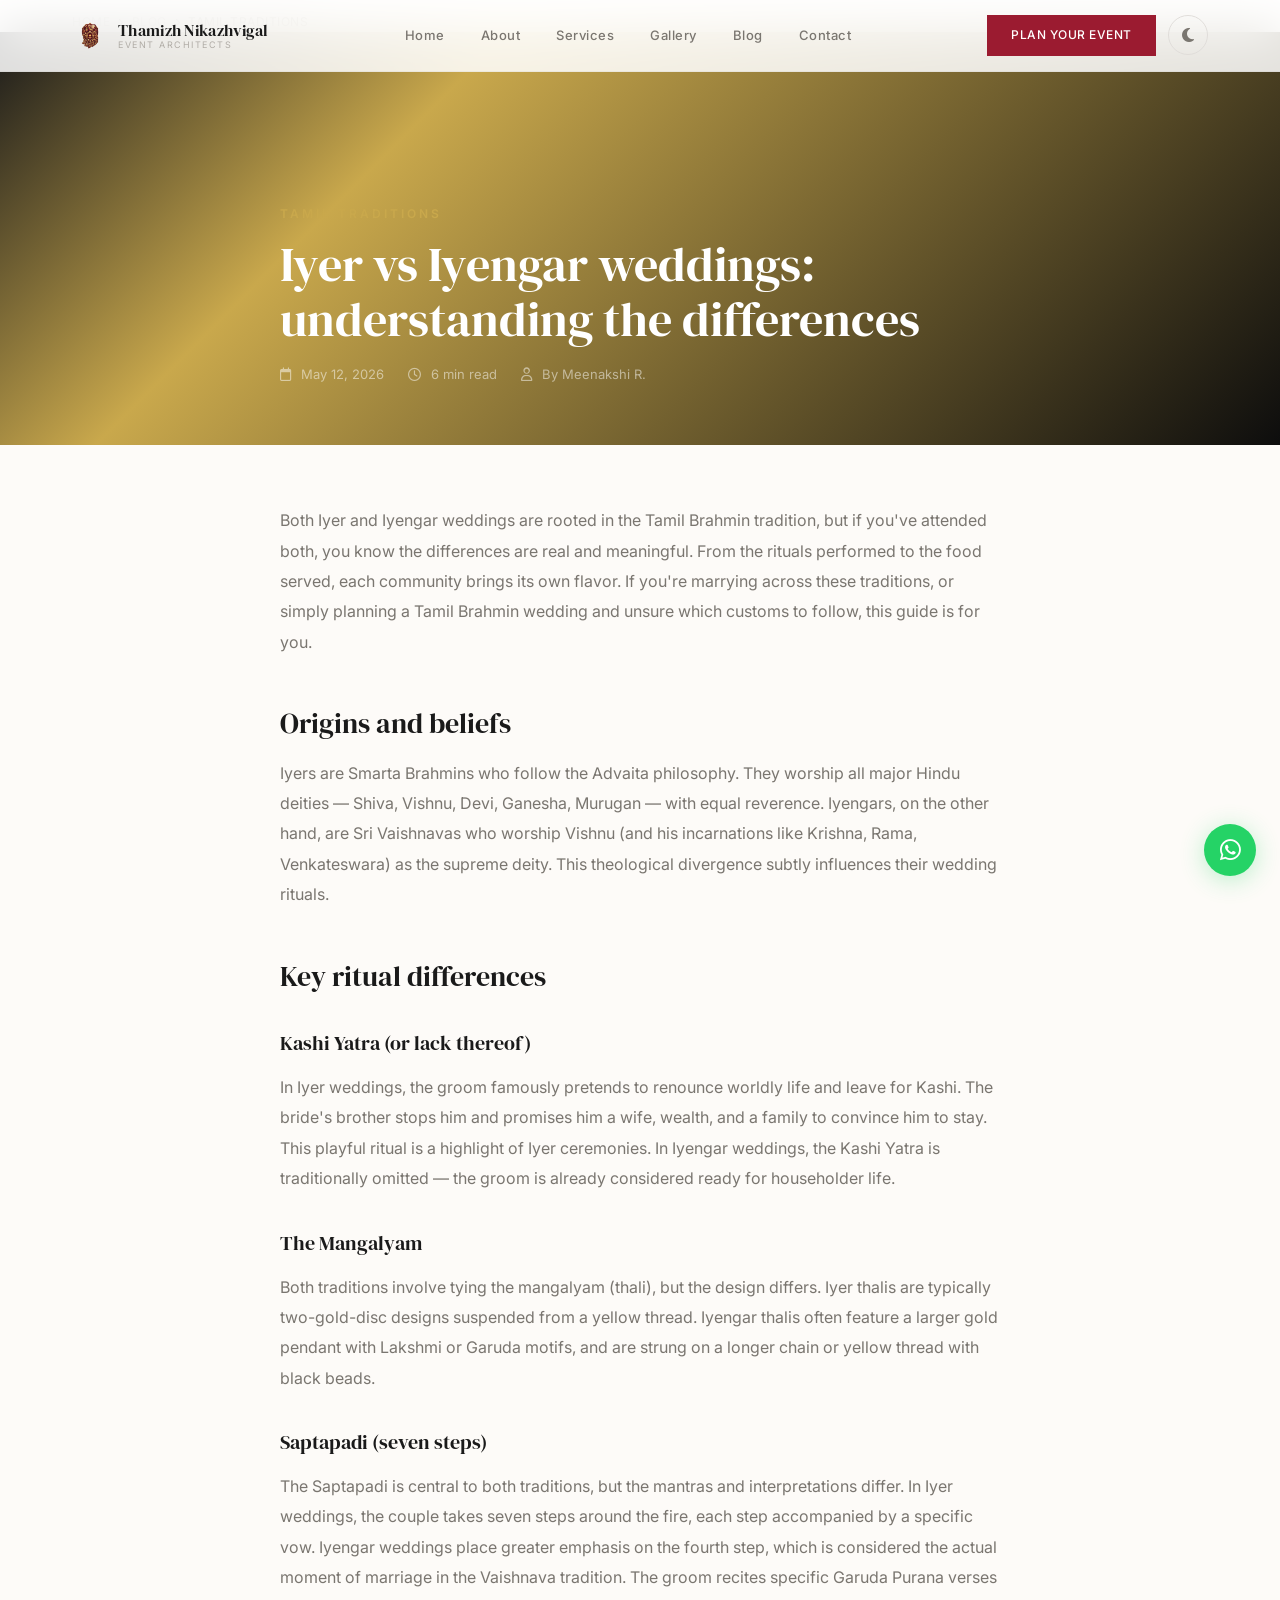
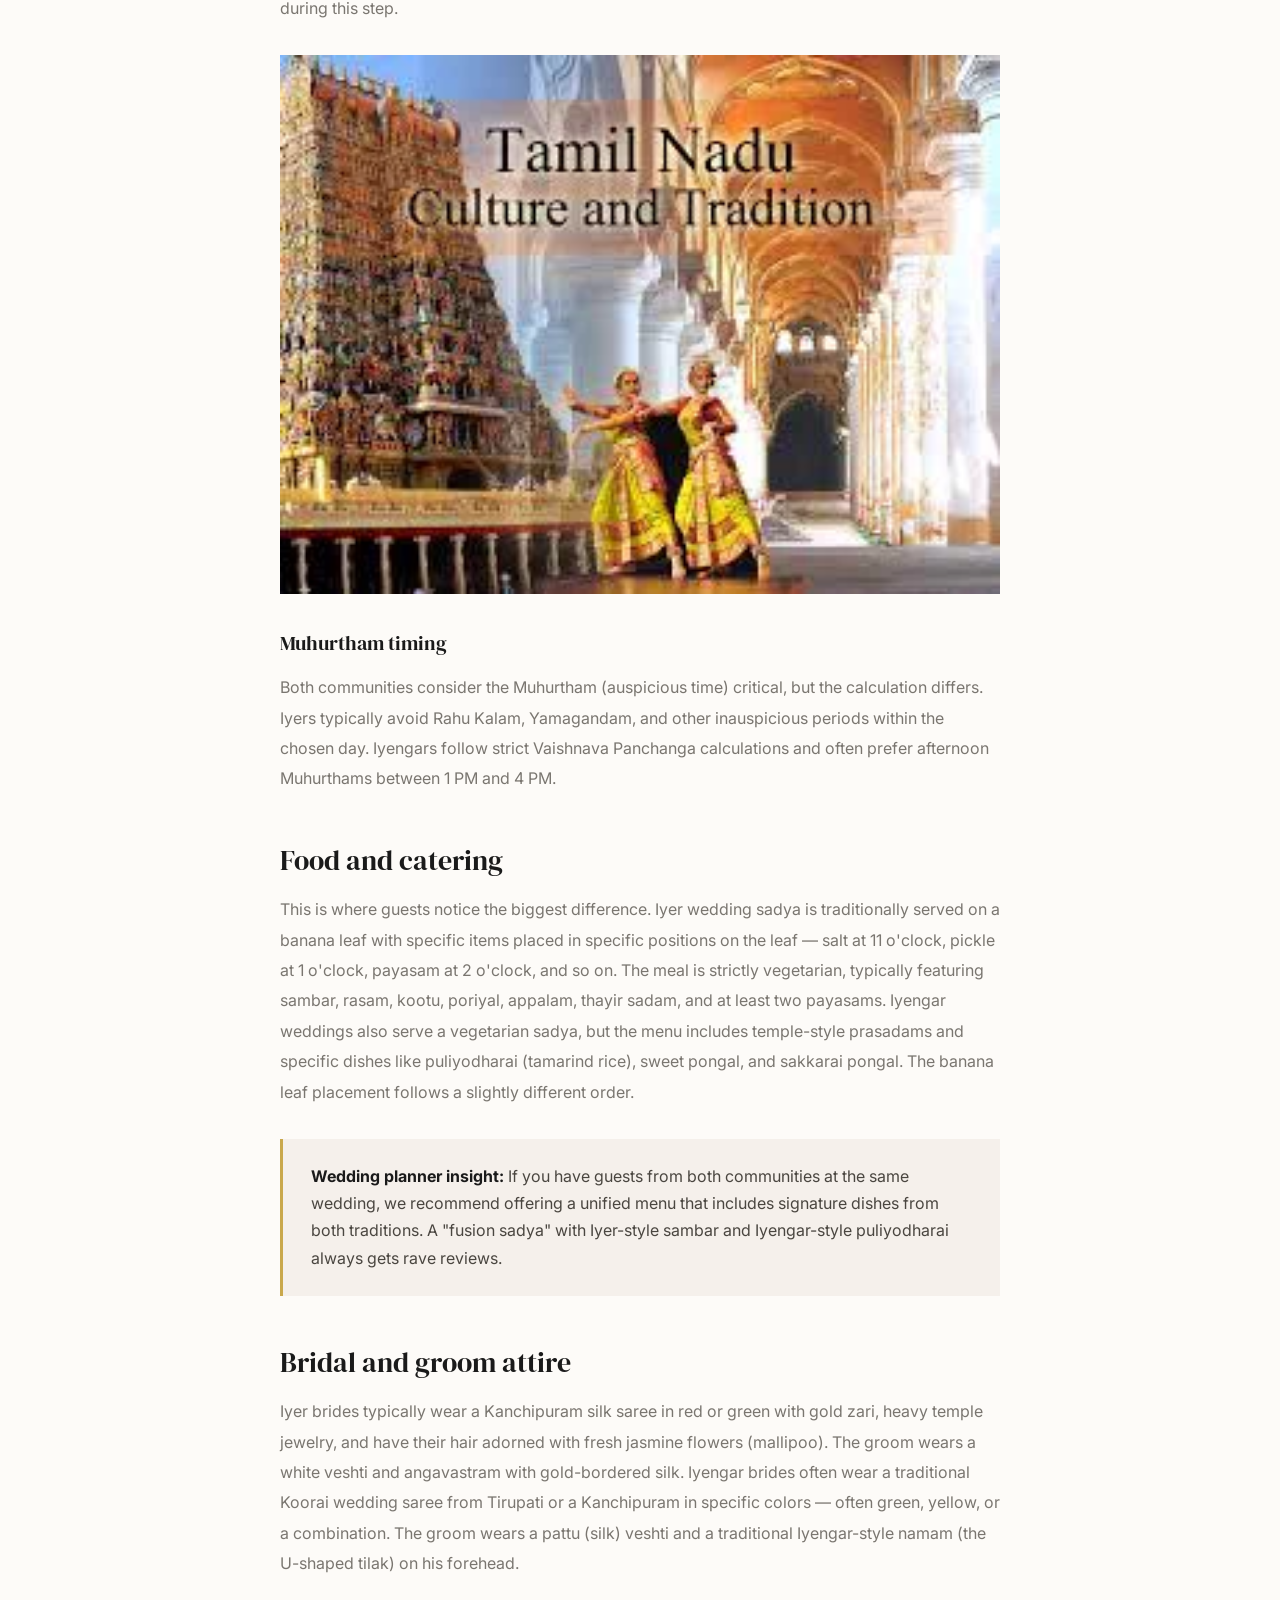
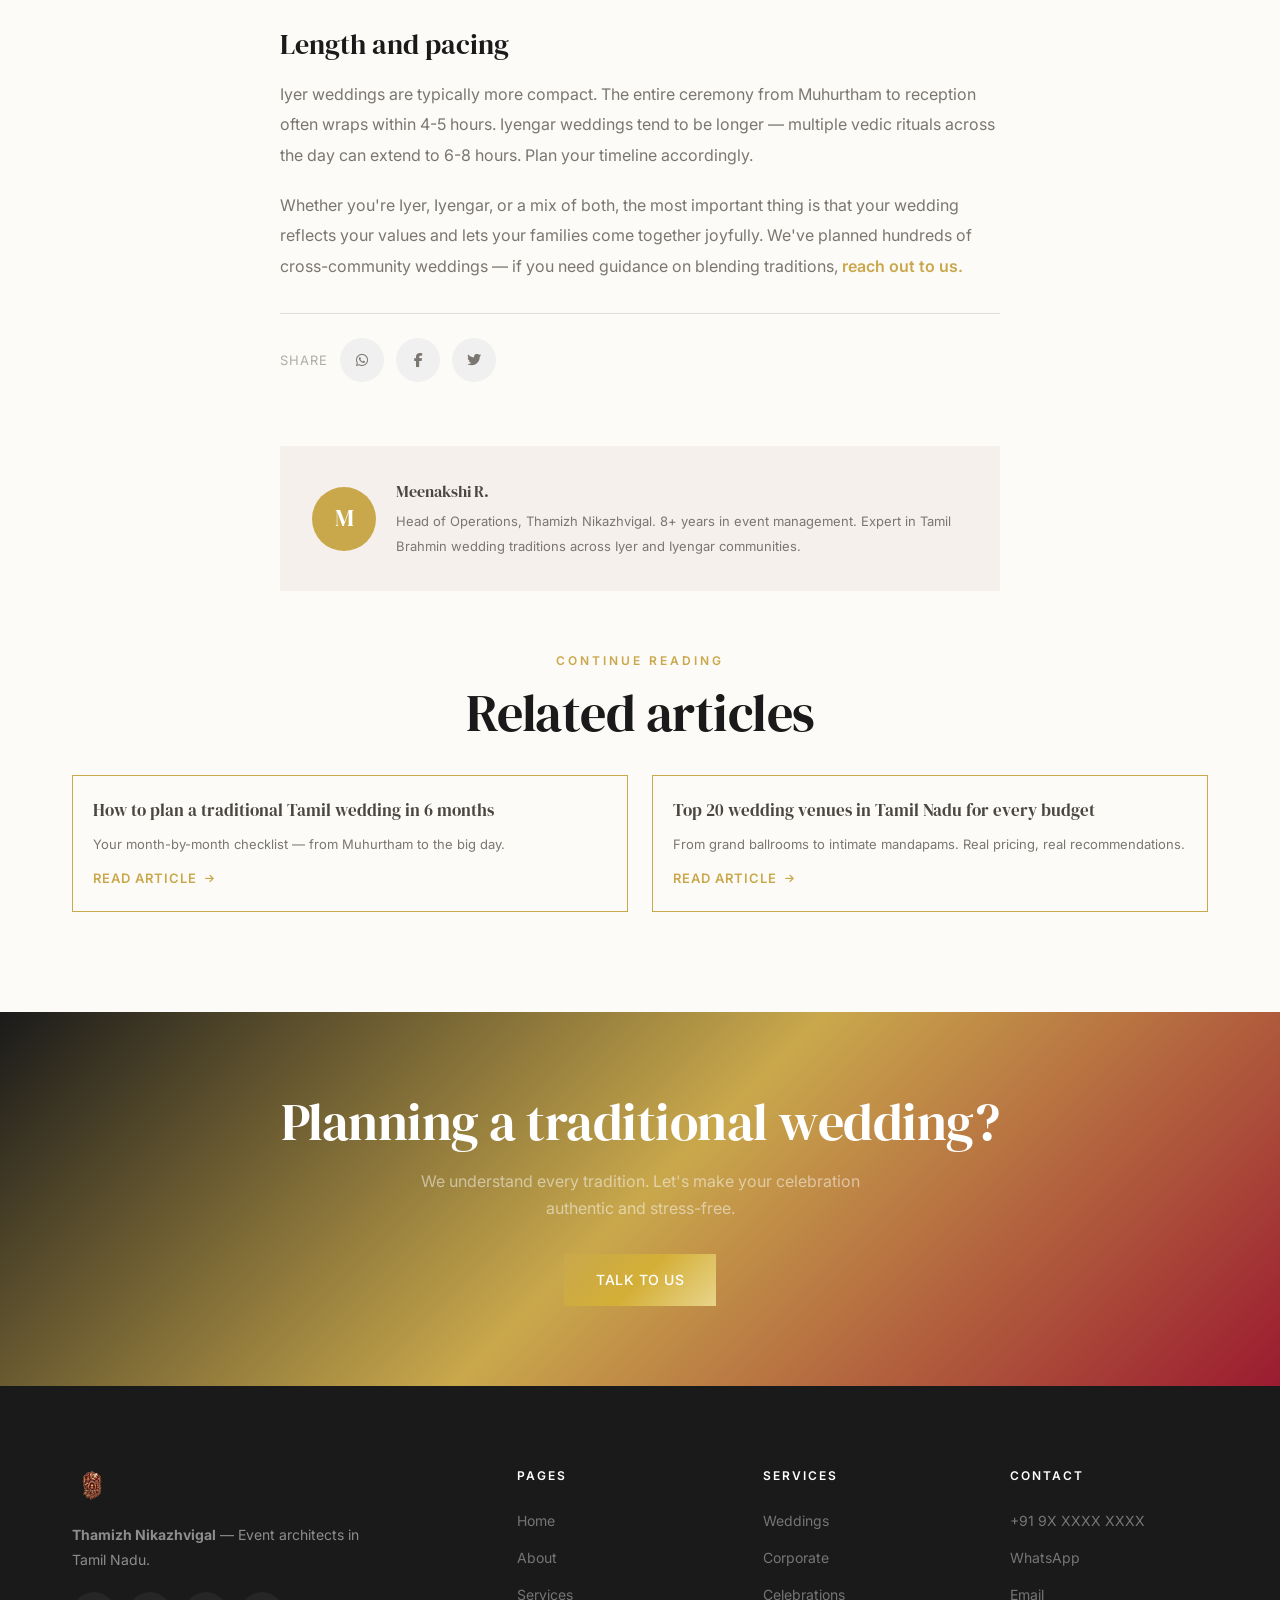
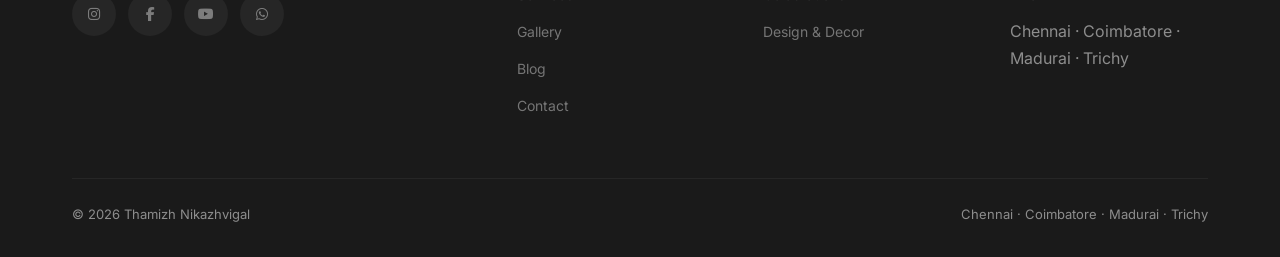
<file: blog-2.html>
<!DOCTYPE html>
<html lang="en">
<head>
  <meta charset="UTF-8">
  <meta name="viewport" content="width=device-width, initial-scale=1.0">
  <title>Iyer vs Iyengar weddings: understanding the differences — Thamizh Nikazhvigal</title>
  <meta name="description" content="A complete guide to the differences between Iyer and Iyengar Tamil Brahmin wedding traditions — rituals, customs, food, and more.">
  <link rel="preconnect" href="https://fonts.googleapis.com">
  <link rel="preconnect" href="https://fonts.gstatic.com" crossorigin>
  <link href="https://fonts.googleapis.com/css2?family=DM+Serif+Display:ital@0;1&family=Inter:wght@300;400;500;600&display=swap" rel="stylesheet">
  <link rel="stylesheet" href="https://cdnjs.cloudflare.com/ajax/libs/font-awesome/6.5.0/css/all.min.css">
  <link rel="stylesheet" href="css/style.css">
  <link rel="icon" type="image/png" href="Logo No-Bg.png">
  <meta property="og:title" content="Iyer vs Iyengar weddings: understanding the differences — Thamizh Nikazhvigal">
  <meta property="og:description" content="A complete guide to the differences between Iyer and Iyengar Tamil Brahmin wedding traditions — rituals, customs, food, and more.">
  <meta property="og:url" content="https://thamizhnikazhvigal.com/blog-2.html">
  <meta property="og:type" content="article">
  <meta property="og:image" content="https://thamizhnikazhvigal.com/Assets/Tamil%20tradition%20guide.webp">
  <meta name="twitter:card" content="summary_large_image">
  <link rel="canonical" href="https://thamizhnikazhvigal.com/blog-2.html">
  <style>
    .blog-hero {
      background: linear-gradient(135deg, #1a1a1a 0%, #C9A84C 30%, #0d0d0d 100%);
      padding-top: calc(var(--header-h) + 100px);
      padding-bottom: 60px;
    }
    .article-meta { font-size: 13px; color: rgba(255,255,255,0.5); margin-top: 16px; display: flex; gap: 24px; flex-wrap: wrap; }
    .article-meta span i { margin-right: 6px; }
    .article-body { max-width: 720px; margin: 0 auto; padding: 60px 0; }
    .article-body h2 { font-family: var(--font-display); font-size: 28px; font-weight: 400; color: var(--charcoal); margin: 48px 0 16px; line-height: 1.3; }
    .article-body h3 { font-family: var(--font-display); font-size: 20px; font-weight: 400; color: var(--charcoal); margin: 32px 0 12px; }
    .article-body p { font-size: 16px; line-height: 1.9; color: var(--gray-400); margin-bottom: 20px; }
    .article-body ul, .article-body ol { margin: 16px 0 24px; padding-left: 24px; }
    .article-body li { font-size: 15px; line-height: 1.8; color: var(--gray-400); margin-bottom: 8px; }
    .article-body .highlight-box { background: var(--warm-beige); border-left: 3px solid var(--gold); padding: 24px 28px; margin: 32px 0; }
    .article-body .highlight-box strong { color: var(--charcoal); }
    .article-body .highlight-box p:last-child { margin-bottom: 0; }
    .article-body img { width: 100%; margin: 32px 0; }
    .author-bio { display: flex; gap: 20px; align-items: center; padding: 32px; background: var(--warm-beige); margin-top: 40px; }
    .author-bio .avatar { width: 64px; height: 64px; border-radius: 50%; background: var(--gold); display: flex; align-items: center; justify-content: center; color: var(--white); font-family: var(--font-display); font-size: 24px; flex-shrink: 0; }
    .author-bio h4 { font-family: var(--font-display); font-size: 16px; font-weight: 400; }
    .author-bio p { font-size: 13px; color: var(--gray-400); margin: 4px 0 0; }
    .share-bar { display: flex; gap: 12px; align-items: center; padding: 24px 0; border-top: 1px solid var(--gray-200); margin-top: 32px; }
    .share-bar span { font-size: 13px; color: var(--gray-300); text-transform: uppercase; letter-spacing: 1px; }
    .share-bar a { width: 44px; height: 44px; border-radius: 50%; background: var(--gray-100); display: flex; align-items: center; justify-content: center; color: var(--gray-400); font-size: 14px; transition: var(--transition); }
    .share-bar a:hover { background: var(--gold); color: var(--white); }
    .related-posts { display: grid; grid-template-columns: repeat(2, 1fr); gap: 24px; margin-top: 32px; }
    .related-posts .card .card-body { padding: 20px; }
    .related-posts .card .card-body h3 { font-size: 17px; }
    .related-posts .card .card-body p { font-size: 13px; }
    @media (max-width: 768px) { .article-body { padding: 40px 0; } .article-body h2 { font-size: 22px; } .related-posts { grid-template-columns: 1fr; } .author-bio { flex-direction: column; text-align: center; } }
  </style>
</head>
<body>
  <header class="header" id="header">
    <div class="header-inner">
      <a href="index.html" class="header-logo"><img src="Logo No-Bg.png" alt="Thamizh Nikazhvigal"><span class="header-logo-text"><span class="name">Thamizh Nikazhvigal</span><span class="tagline">Event Architects</span></span></a>
      <nav class="header-nav">
        <a href="index.html">Home</a>
        <a href="about.html">About</a>
        <a href="services.html">Services</a>
        <a href="gallery.html">Gallery</a>
        <a href="blog.html">Blog</a>
        <a href="contact.html">Contact</a>
      </nav>
      <div class="header-actions">
        <a href="contact.html" class="btn btn-primary btn-sm">Plan Your Event</a>
        <button class="theme-toggle" id="themeToggle" aria-label="Toggle theme"><i class="fas fa-moon"></i></button>
        <button class="hamburger" id="hamburger" aria-label="Menu"><span></span><span></span><span></span></button>
      </div>
    </div>
  </header>
  <nav class="mobile-nav" id="mobileNav">
    <a href="index.html" style="display:flex;align-items:center;gap:8px;text-decoration:none;margin-bottom:24px;padding:0 8px;"><img src="Logo No-Bg.png" alt="" style="height:32px;width:auto;"><span style="font-family:var(--font-display);font-size:13px;color:var(--gold);">Thamizh Nikazhvigal</span></a>
    <div class="nav-links">
      <a href="index.html" class="nav-item"><i class="fas fa-home"></i> Home</a>
      <a href="about.html" class="nav-item"><i class="fas fa-users"></i> About</a>
      <a href="services.html" class="nav-item"><i class="fas fa-concierge-bell"></i> Services</a>
      <a href="gallery.html" class="nav-item"><i class="fas fa-images"></i> Gallery</a>
      <a href="blog.html" class="nav-item"><i class="fas fa-pen"></i> Blog</a>
      <a href="contact.html" class="nav-item"><i class="fas fa-envelope"></i> Contact</a>
    </div>
    <div class="mobile-actions">
      <a href="https://wa.me/919XXXXXXXXX" target="_blank" class="btn btn-premium"><i class="fab fa-whatsapp"></i> WhatsApp</a>
      <a href="contact.html" class="btn btn-crimson"><i class="fas fa-pen"></i> Get in Touch</a>
    </div>
  </nav>
  <div class="container"><div class="breadcrumbs"><a href="index.html">Home</a> <i class="fas fa-chevron-right"></i> <a href="blog.html">Blog</a> <i class="fas fa-chevron-right"></i> <span>Tamil Traditions</span></div></div>
  <section class="blog-hero">
    <div class="container">
      <div class="reveal" style="max-width:720px;margin:0 auto;">
        <div class="label" style="color:var(--gold);">Tamil Traditions</div>
        <h1 style="font-family:var(--font-display);font-size:clamp(30px,5vw,48px);color:var(--white);font-weight:400;line-height:1.15;">Iyer vs Iyengar weddings: understanding the differences</h1>
        <div class="article-meta">
          <span><i class="far fa-calendar"></i> May 12, 2026</span>
          <span><i class="far fa-clock"></i> 6 min read</span>
          <span><i class="far fa-user"></i> By Meenakshi R.</span>
        </div>
      </div>
    </div>
  </section>
  <article class="article-body container">
    <p>Both Iyer and Iyengar weddings are rooted in the Tamil Brahmin tradition, but if you've attended both, you know the differences are real and meaningful. From the rituals performed to the food served, each community brings its own flavor. If you're marrying across these traditions, or simply planning a Tamil Brahmin wedding and unsure which customs to follow, this guide is for you.</p>

    <h2>Origins and beliefs</h2>
    <p>Iyers are Smarta Brahmins who follow the Advaita philosophy. They worship all major Hindu deities — Shiva, Vishnu, Devi, Ganesha, Murugan — with equal reverence. Iyengars, on the other hand, are Sri Vaishnavas who worship Vishnu (and his incarnations like Krishna, Rama, Venkateswara) as the supreme deity. This theological divergence subtly influences their wedding rituals.</p>

    <h2>Key ritual differences</h2>

    <h3>Kashi Yatra (or lack thereof)</h3>
    <p>In Iyer weddings, the groom famously pretends to renounce worldly life and leave for Kashi. The bride's brother stops him and promises him a wife, wealth, and a family to convince him to stay. This playful ritual is a highlight of Iyer ceremonies. In Iyengar weddings, the Kashi Yatra is traditionally omitted — the groom is already considered ready for householder life.</p>

    <h3>The Mangalyam</h3>
    <p>Both traditions involve tying the mangalyam (thali), but the design differs. Iyer thalis are typically two-gold-disc designs suspended from a yellow thread. Iyengar thalis often feature a larger gold pendant with Lakshmi or Garuda motifs, and are strung on a longer chain or yellow thread with black beads.</p>

    <h3>Saptapadi (seven steps)</h3>
    <p>The Saptapadi is central to both traditions, but the mantras and interpretations differ. In Iyer weddings, the couple takes seven steps around the fire, each step accompanied by a specific vow. Iyengar weddings place greater emphasis on the fourth step, which is considered the actual moment of marriage in the Vaishnava tradition. The groom recites specific Garuda Purana verses during this step.</p>

    <img src="Assets/Tamil tradition guide.webp" alt="Tamil wedding traditions" loading="lazy">

    <h3>Muhurtham timing</h3>
    <p>Both communities consider the Muhurtham (auspicious time) critical, but the calculation differs. Iyers typically avoid Rahu Kalam, Yamagandam, and other inauspicious periods within the chosen day. Iyengars follow strict Vaishnava Panchanga calculations and often prefer afternoon Muhurthams between 1 PM and 4 PM.</p>

    <h2>Food and catering</h2>
    <p>This is where guests notice the biggest difference. Iyer wedding sadya is traditionally served on a banana leaf with specific items placed in specific positions on the leaf — salt at 11 o'clock, pickle at 1 o'clock, payasam at 2 o'clock, and so on. The meal is strictly vegetarian, typically featuring sambar, rasam, kootu, poriyal, appalam, thayir sadam, and at least two payasams. Iyengar weddings also serve a vegetarian sadya, but the menu includes temple-style prasadams and specific dishes like puliyodharai (tamarind rice), sweet pongal, and sakkarai pongal. The banana leaf placement follows a slightly different order.</p>

    <div class="highlight-box">
      <strong>Wedding planner insight:</strong> If you have guests from both communities at the same wedding, we recommend offering a unified menu that includes signature dishes from both traditions. A "fusion sadya" with Iyer-style sambar and Iyengar-style puliyodharai always gets rave reviews.
    </div>

    <h2>Bridal and groom attire</h2>
    <p>Iyer brides typically wear a Kanchipuram silk saree in red or green with gold zari, heavy temple jewelry, and have their hair adorned with fresh jasmine flowers (mallipoo). The groom wears a white veshti and angavastram with gold-bordered silk. Iyengar brides often wear a traditional Koorai wedding saree from Tirupati or a Kanchipuram in specific colors — often green, yellow, or a combination. The groom wears a pattu (silk) veshti and a traditional Iyengar-style namam (the U-shaped tilak) on his forehead.</p>

    <h2>Length and pacing</h2>
    <p>Iyer weddings are typically more compact. The entire ceremony from Muhurtham to reception often wraps within 4-5 hours. Iyengar weddings tend to be longer — multiple vedic rituals across the day can extend to 6-8 hours. Plan your timeline accordingly.</p>

    <p>Whether you're Iyer, Iyengar, or a mix of both, the most important thing is that your wedding reflects your values and lets your families come together joyfully. We've planned hundreds of cross-community weddings — if you need guidance on blending traditions, <a href="contact.html" style="color:var(--gold);font-weight:600;">reach out to us.</a></p>

    <div class="share-bar">
      <span>Share</span>
      <a href="#" aria-label="WhatsApp"><i class="fab fa-whatsapp"></i></a>
      <a href="#" aria-label="Facebook"><i class="fab fa-facebook-f"></i></a>
      <a href="#" aria-label="Twitter"><i class="fab fa-twitter"></i></a>
    </div>
    <div class="author-bio">
      <div class="avatar">M</div>
      <div>
        <h4>Meenakshi R.</h4>
        <p>Head of Operations, Thamizh Nikazhvigal. 8+ years in event management. Expert in Tamil Brahmin wedding traditions across Iyer and Iyengar communities.</p>
      </div>
    </div>
  </article>
  <div class="section" style="background:var(--cream);padding-top:0;">
    <div class="container">
      <div class="text-center reveal">
        <div class="label">Continue reading</div>
        <h2 class="section-title">Related articles</h2>
      </div>
      <div class="related-posts">
        <div class="card reveal">
          <div class="card-body"><h3>How to plan a traditional Tamil wedding in 6 months</h3><p>Your month-by-month checklist — from Muhurtham to the big day.</p><a href="blog-1.html" class="read-more" style="display:inline-flex;align-items:center;gap:8px;margin-top:12px;font-size:13px;font-weight:600;color:var(--gold);text-transform:uppercase;letter-spacing:1px;">Read article <i class="fas fa-arrow-right" style="font-size:10px;"></i></a></div>
        </div>
        <div class="card reveal reveal-delay-1">
          <div class="card-body"><h3>Top 20 wedding venues in Tamil Nadu for every budget</h3><p>From grand ballrooms to intimate mandapams. Real pricing, real recommendations.</p><a href="blog-3.html" class="read-more" style="display:inline-flex;align-items:center;gap:8px;margin-top:12px;font-size:13px;font-weight:600;color:var(--gold);text-transform:uppercase;letter-spacing:1px;">Read article <i class="fas fa-arrow-right" style="font-size:10px;"></i></a></div>
        </div>
      </div>
    </div>
  </div>
  <section class="section-premium-gold" style="padding:80px 0;text-align:center;">
    <div class="container reveal">
      <h2 class="section-title" style="color:var(--white);">Planning a traditional wedding?</h2>
      <p style="color:rgba(255,255,255,0.5);margin:16px 0 32px;max-width:480px;margin-left:auto;margin-right:auto;">We understand every tradition. Let's make your celebration authentic and stress-free.</p>
      <a href="contact.html" class="btn btn-premium">Talk to Us</a>
    </div>
  </section>
  <footer class="footer">
    <div class="container">
      <div class="footer-grid">
        <div class="footer-brand">
          <img src="Logo No-Bg.png" alt="Thamizh Nikazhvigal">
          <p><strong>Thamizh Nikazhvigal</strong> — Event architects in Tamil Nadu.</p>
          <div class="footer-social">
            <a href="#" aria-label="Instagram"><i class="fab fa-instagram"></i></a>
            <a href="#" aria-label="Facebook"><i class="fab fa-facebook-f"></i></a>
            <a href="#" aria-label="YouTube"><i class="fab fa-youtube"></i></a>
            <a href="#" aria-label="WhatsApp"><i class="fab fa-whatsapp"></i></a>
          </div>
        </div>
        <div><h5>Pages</h5><ul><li><a href="index.html">Home</a></li><li><a href="about.html">About</a></li><li><a href="services.html">Services</a></li><li><a href="gallery.html">Gallery</a></li><li><a href="blog.html">Blog</a></li><li><a href="contact.html">Contact</a></li></ul></div>
        <div><h5>Services</h5><ul><li><a href="services.html">Weddings</a></li><li><a href="services.html">Corporate</a></li><li><a href="services.html">Celebrations</a></li><li><a href="services.html">Design & Decor</a></li></ul></div>
        <div><h5>Contact</h5><ul><li><a href="tel:+919XXXXXXXXX">+91 9X XXXX XXXX</a></li><li><a href="https://wa.me/919XXXXXXXXX">WhatsApp</a></li><li><a href="mailto:hello@thamizhnikazhvigal.com">Email</a></li><li>Chennai · Coimbatore · Madurai · Trichy</li></ul></div>
      </div>
      <div class="footer-bottom"><span>&copy; 2026 Thamizh Nikazhvigal</span><span>Chennai · Coimbatore · Madurai · Trichy</span></div>
    </div>
  </footer>
  <a href="https://wa.me/919XXXXXXXXX" target="_blank" class="sticky-wa" aria-label="WhatsApp"><i class="fab fa-whatsapp"></i></a>
  <div class="mobile-bar">
    <a href="tel:+919XXXXXXXXX" class="call"><i class="fas fa-phone"></i> Call</a>
    <a href="https://wa.me/919XXXXXXXXX" target="_blank" class="wa"><i class="fab fa-whatsapp"></i> WhatsApp</a>
    <a href="contact.html" class="quote"><i class="fas fa-pen"></i> Inquiry</a>
  </div>
  <button class="back-to-top" id="backToTop" aria-label="Back to top"><i class="fas fa-arrow-up"></i></button>
  <script src="js/script.js"></script>
</body>
</html>
</file>
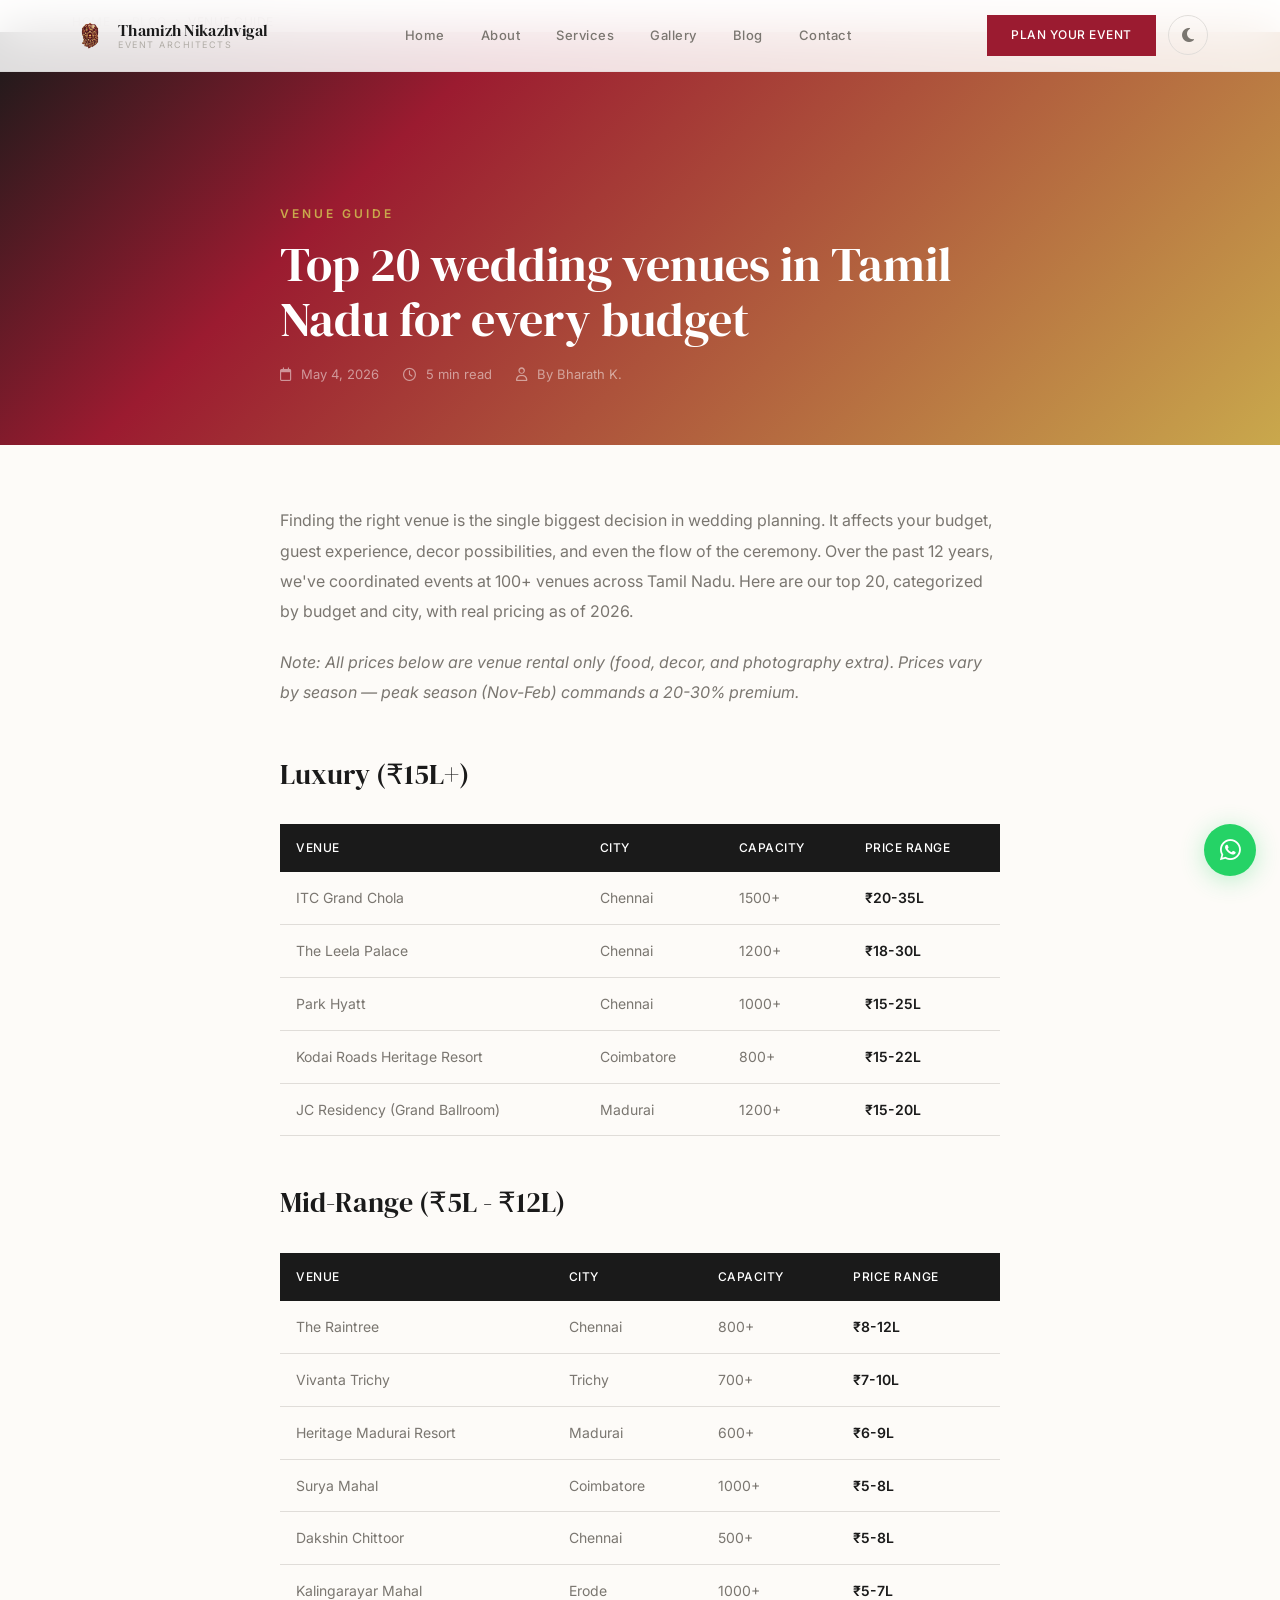
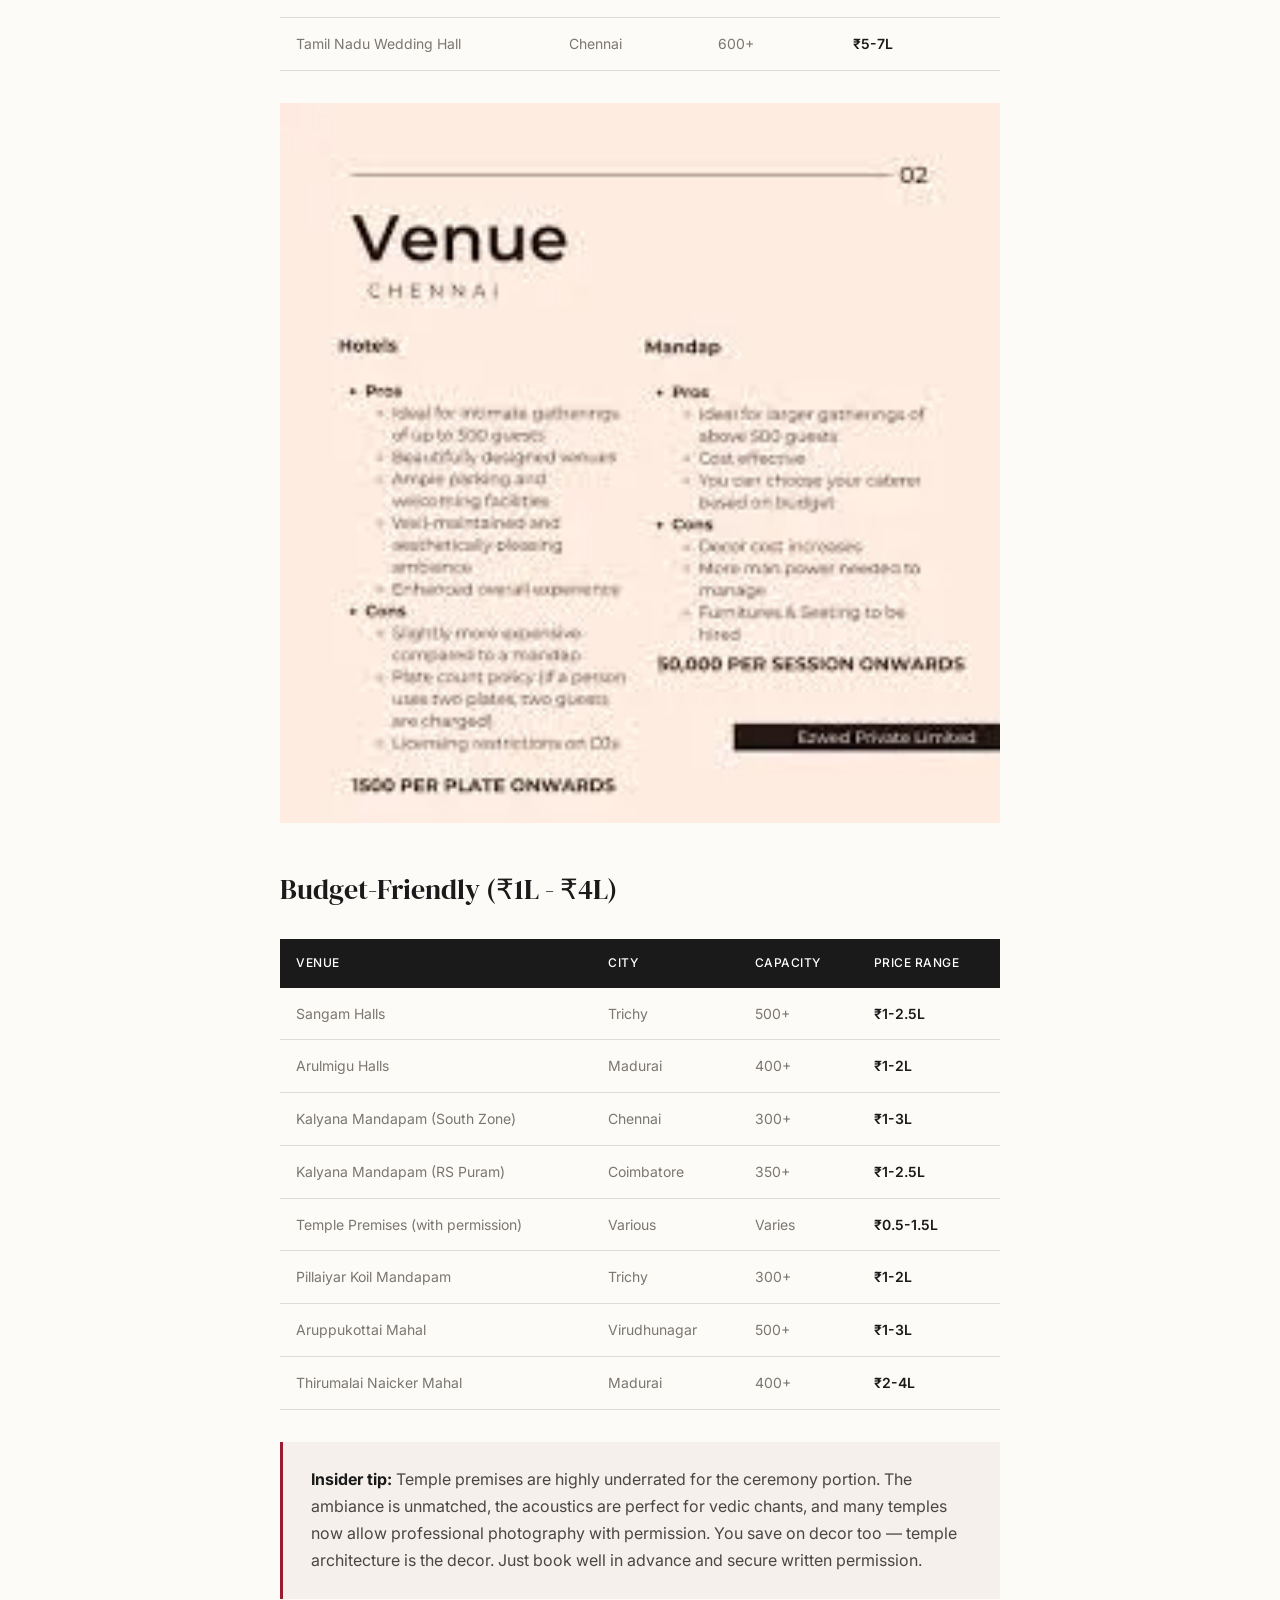
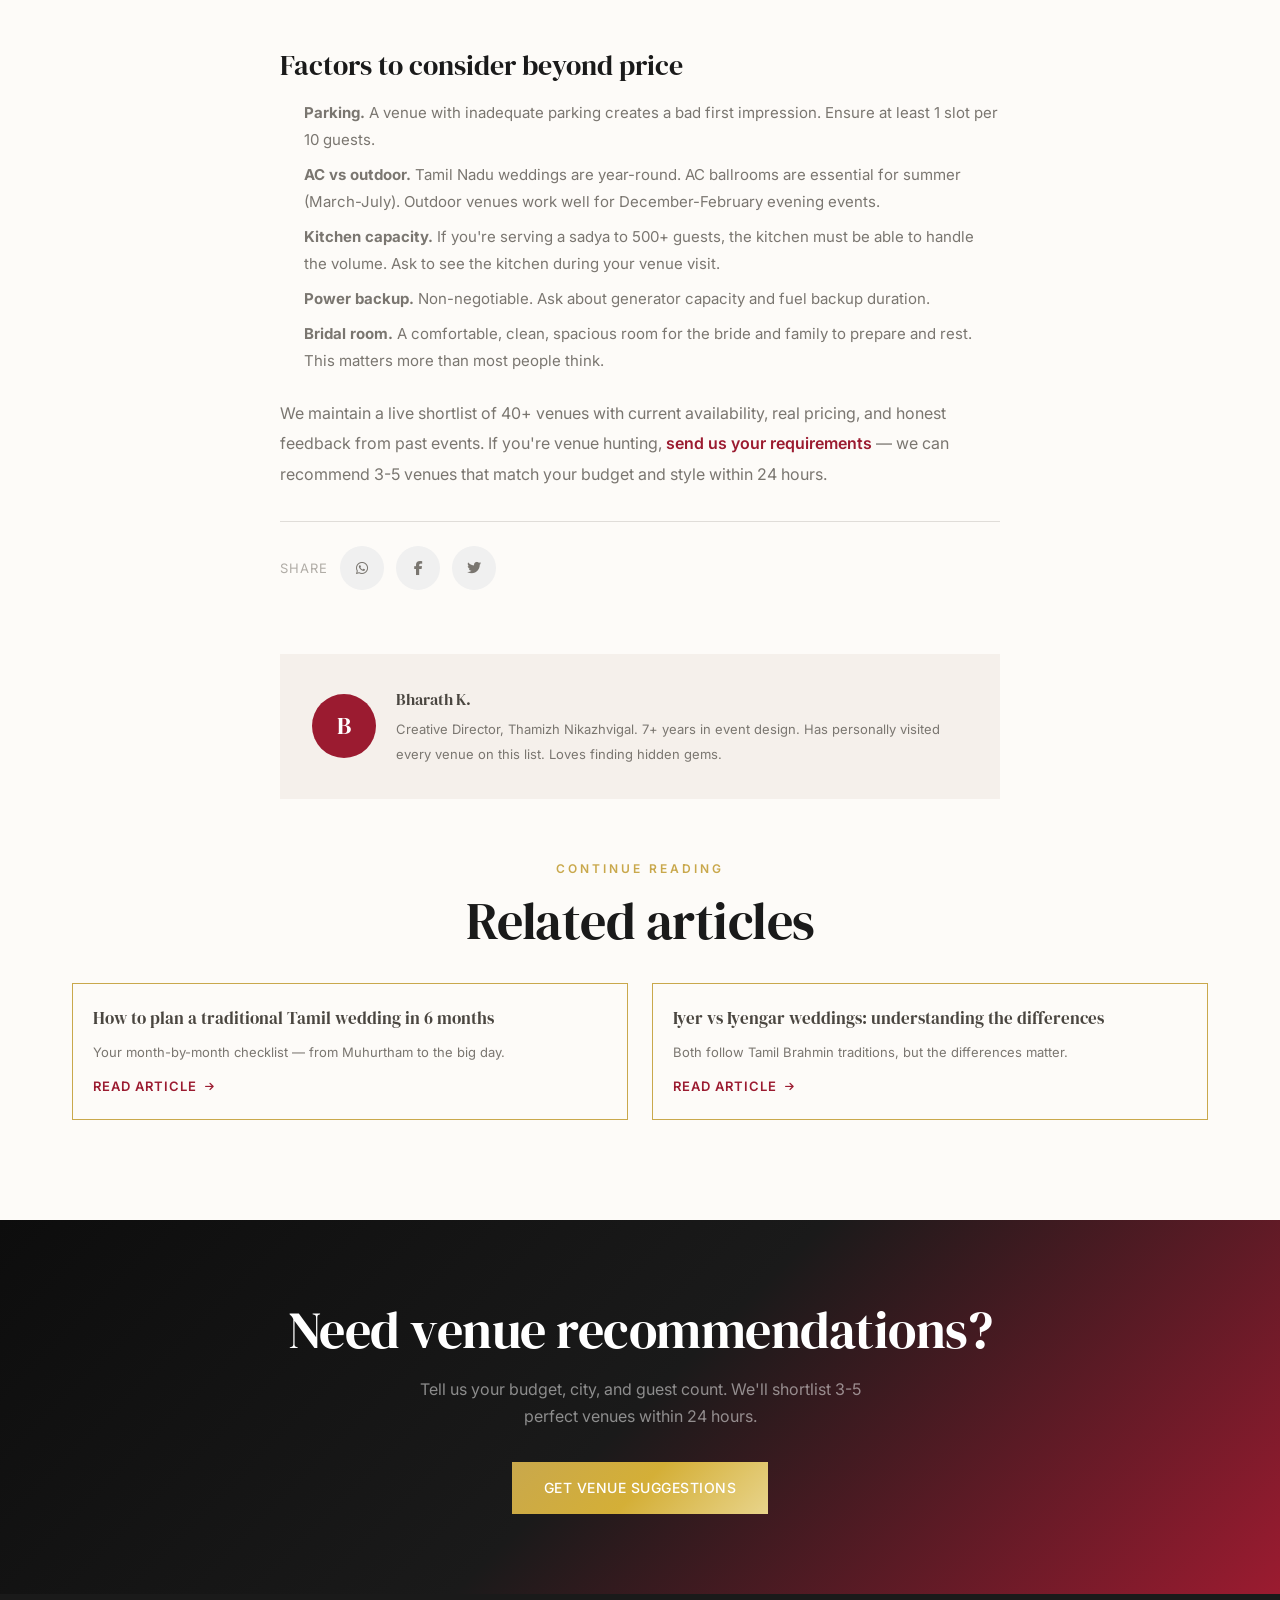
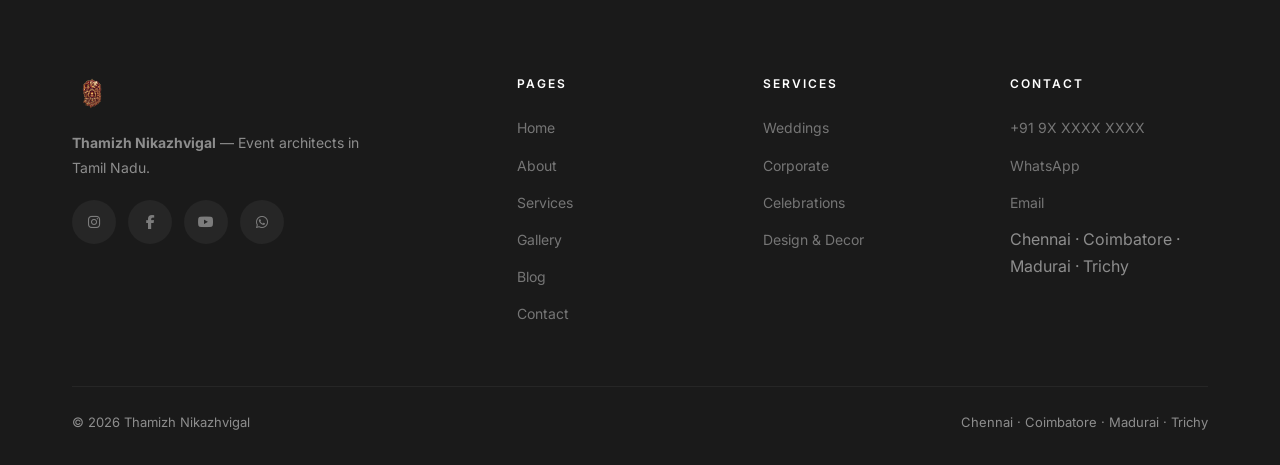
<file: blog-3.html>
<!DOCTYPE html>
<html lang="en">
<head>
  <meta charset="UTF-8">
  <meta name="viewport" content="width=device-width, initial-scale=1.0">
  <title>Top 20 wedding venues in Tamil Nadu for every budget — Thamizh Nikazhvigal</title>
  <meta name="description" content="Curated list of 20 best wedding venues across Tamil Nadu. Real pricing from ₹1L to ₹15L+. Chennai, Coimbatore, Madurai, Trichy and more.">
  <link rel="preconnect" href="https://fonts.googleapis.com">
  <link rel="preconnect" href="https://fonts.gstatic.com" crossorigin>
  <link href="https://fonts.googleapis.com/css2?family=DM+Serif+Display:ital@0;1&family=Inter:wght@300;400;500;600&display=swap" rel="stylesheet">
  <link rel="stylesheet" href="https://cdnjs.cloudflare.com/ajax/libs/font-awesome/6.5.0/css/all.min.css">
  <link rel="stylesheet" href="css/style.css">
  <link rel="icon" type="image/png" href="Logo No-Bg.png">
  <meta property="og:title" content="Top 20 wedding venues in Tamil Nadu for every budget — Thamizh Nikazhvigal">
  <meta property="og:description" content="Curated list of 20 best wedding venues across Tamil Nadu. Real pricing from ₹1L to ₹15L+. Chennai, Coimbatore, Madurai, Trichy and more.">
  <meta property="og:url" content="https://thamizhnikazhvigal.com/blog-3.html">
  <meta property="og:type" content="article">
  <meta property="og:image" content="https://thamizhnikazhvigal.com/Assets/Venue%20selection%20guide.webp">
  <meta name="twitter:card" content="summary_large_image">
  <link rel="canonical" href="https://thamizhnikazhvigal.com/blog-3.html">
  <style>
    .blog-hero { background: linear-gradient(135deg, #1a1a1a 0%, #9B1B30 30%, #C9A84C 100%); padding-top: calc(var(--header-h) + 100px); padding-bottom: 60px; }
    .article-meta { font-size: 13px; color: rgba(255,255,255,0.5); margin-top: 16px; display: flex; gap: 24px; flex-wrap: wrap; }
    .article-meta span i { margin-right: 6px; }
    .article-body { max-width: 720px; margin: 0 auto; padding: 60px 0; }
    .article-body h2 { font-family: var(--font-display); font-size: 28px; font-weight: 400; color: var(--charcoal); margin: 48px 0 16px; line-height: 1.3; }
    .article-body h3 { font-family: var(--font-display); font-size: 20px; font-weight: 400; color: var(--charcoal); margin: 32px 0 12px; }
    .article-body p { font-size: 16px; line-height: 1.9; color: var(--gray-400); margin-bottom: 20px; }
    .article-body ul, .article-body ol { margin: 16px 0 24px; padding-left: 24px; }
    .article-body li { font-size: 15px; line-height: 1.8; color: var(--gray-400); margin-bottom: 8px; }
    .article-body .highlight-box { background: var(--warm-beige); border-left: 3px solid var(--crimson); padding: 24px 28px; margin: 32px 0; }
    .article-body .highlight-box strong { color: var(--charcoal); }
    .article-body .highlight-box p:last-child { margin-bottom: 0; }
    .article-body img { width: 100%; margin: 32px 0; }
    .venue-table { width: 100%; border-collapse: collapse; margin: 32px 0; font-size: 14px; }
    .venue-table th { background: var(--charcoal); color: var(--white); padding: 14px 16px; text-align: left; font-weight: 500; letter-spacing: 0.5px; text-transform: uppercase; font-size: 12px; }
    .venue-table td { padding: 14px 16px; border-bottom: 1px solid var(--gray-200); color: var(--gray-400); }
    .venue-table tr:hover td { background: var(--warm-beige); }
    .venue-table .budget { font-weight: 600; color: var(--charcoal); }
    .author-bio { display: flex; gap: 20px; align-items: center; padding: 32px; background: var(--warm-beige); margin-top: 40px; }
    .author-bio .avatar { width: 64px; height: 64px; border-radius: 50%; background: var(--crimson); display: flex; align-items: center; justify-content: center; color: var(--white); font-family: var(--font-display); font-size: 24px; flex-shrink: 0; }
    .author-bio h4 { font-family: var(--font-display); font-size: 16px; font-weight: 400; }
    .author-bio p { font-size: 13px; color: var(--gray-400); margin: 4px 0 0; }
    .share-bar { display: flex; gap: 12px; align-items: center; padding: 24px 0; border-top: 1px solid var(--gray-200); margin-top: 32px; }
    .share-bar span { font-size: 13px; color: var(--gray-300); text-transform: uppercase; letter-spacing: 1px; }
    .share-bar a { width: 44px; height: 44px; border-radius: 50%; background: var(--gray-100); display: flex; align-items: center; justify-content: center; color: var(--gray-400); font-size: 14px; transition: var(--transition); }
    .share-bar a:hover { background: var(--crimson); color: var(--white); }
    .related-posts { display: grid; grid-template-columns: repeat(2, 1fr); gap: 24px; margin-top: 32px; }
    .related-posts .card .card-body { padding: 20px; }
    .related-posts .card .card-body h3 { font-size: 17px; }
    .related-posts .card .card-body p { font-size: 13px; }
    @media (max-width: 768px) { .article-body { padding: 40px 0; } .article-body h2 { font-size: 22px; } .related-posts { grid-template-columns: 1fr; } .author-bio { flex-direction: column; text-align: center; } .venue-table { font-size: 12px; } .venue-table th, .venue-table td { padding: 10px 8px; } .venue-table-wrap { overflow-x: auto; -webkit-overflow-scrolling: touch; } }
  </style>
</head>
<body>
  <header class="header" id="header">
    <div class="header-inner">
      <a href="index.html" class="header-logo"><img src="Logo No-Bg.png" alt="Thamizh Nikazhvigal"><span class="header-logo-text"><span class="name">Thamizh Nikazhvigal</span><span class="tagline">Event Architects</span></span></a>
      <nav class="header-nav">
        <a href="index.html">Home</a>
        <a href="about.html">About</a>
        <a href="services.html">Services</a>
        <a href="gallery.html">Gallery</a>
        <a href="blog.html">Blog</a>
        <a href="contact.html">Contact</a>
      </nav>
      <div class="header-actions">
        <a href="contact.html" class="btn btn-primary btn-sm">Plan Your Event</a>
        <button class="theme-toggle" id="themeToggle" aria-label="Toggle theme"><i class="fas fa-moon"></i></button>
        <button class="hamburger" id="hamburger" aria-label="Menu"><span></span><span></span><span></span></button>
      </div>
    </div>
  </header>
  <nav class="mobile-nav" id="mobileNav">
    <a href="index.html" style="display:flex;align-items:center;gap:8px;text-decoration:none;margin-bottom:24px;padding:0 8px;"><img src="Logo No-Bg.png" alt="" style="height:32px;width:auto;"><span style="font-family:var(--font-display);font-size:13px;color:var(--gold);">Thamizh Nikazhvigal</span></a>
    <div class="nav-links">
      <a href="index.html" class="nav-item"><i class="fas fa-home"></i> Home</a>
      <a href="about.html" class="nav-item"><i class="fas fa-users"></i> About</a>
      <a href="services.html" class="nav-item"><i class="fas fa-concierge-bell"></i> Services</a>
      <a href="gallery.html" class="nav-item"><i class="fas fa-images"></i> Gallery</a>
      <a href="blog.html" class="nav-item"><i class="fas fa-pen"></i> Blog</a>
      <a href="contact.html" class="nav-item"><i class="fas fa-envelope"></i> Contact</a>
    </div>
    <div class="mobile-actions">
      <a href="https://wa.me/919XXXXXXXXX" target="_blank" class="btn btn-premium"><i class="fab fa-whatsapp"></i> WhatsApp</a>
      <a href="contact.html" class="btn btn-crimson"><i class="fas fa-pen"></i> Get in Touch</a>
    </div>
  </nav>
  <div class="container"><div class="breadcrumbs"><a href="index.html">Home</a> <i class="fas fa-chevron-right"></i> <a href="blog.html">Blog</a> <i class="fas fa-chevron-right"></i> <span>Venue Guide</span></div></div>
  <section class="blog-hero">
    <div class="container">
      <div class="reveal" style="max-width:720px;margin:0 auto;">
        <div class="label" style="color:var(--gold);">Venue Guide</div>
        <h1 style="font-family:var(--font-display);font-size:clamp(30px,5vw,48px);color:var(--white);font-weight:400;line-height:1.15;">Top 20 wedding venues in Tamil Nadu for every budget</h1>
        <div class="article-meta">
          <span><i class="far fa-calendar"></i> May 4, 2026</span>
          <span><i class="far fa-clock"></i> 5 min read</span>
          <span><i class="far fa-user"></i> By Bharath K.</span>
        </div>
      </div>
    </div>
  </section>
  <article class="article-body container">
    <p>Finding the right venue is the single biggest decision in wedding planning. It affects your budget, guest experience, decor possibilities, and even the flow of the ceremony. Over the past 12 years, we've coordinated events at 100+ venues across Tamil Nadu. Here are our top 20, categorized by budget and city, with real pricing as of 2026.</p>

    <p><em>Note: All prices below are venue rental only (food, decor, and photography extra). Prices vary by season — peak season (Nov-Feb) commands a 20-30% premium.</em></p>

    <h2>Luxury (₹15L+)</h2>
    <div class="venue-table-wrap"><table class="venue-table">
      <thead>
        <tr><th>Venue</th><th>City</th><th>Capacity</th><th>Price Range</th></tr>
      </thead>
      <tbody>
        <tr><td>ITC Grand Chola</td><td>Chennai</td><td>1500+</td><td class="budget">₹20-35L</td></tr>
        <tr><td>The Leela Palace</td><td>Chennai</td><td>1200+</td><td class="budget">₹18-30L</td></tr>
        <tr><td>Park Hyatt</td><td>Chennai</td><td>1000+</td><td class="budget">₹15-25L</td></tr>
        <tr><td>Kodai Roads Heritage Resort</td><td>Coimbatore</td><td>800+</td><td class="budget">₹15-22L</td></tr>
        <tr><td>JC Residency (Grand Ballroom)</td><td>Madurai</td><td>1200+</td><td class="budget">₹15-20L</td></tr>
      </tbody>
    </table></div>

    <h2>Mid-Range (₹5L - ₹12L)</h2>
    <div class="venue-table-wrap"><table class="venue-table">
      <thead>
        <tr><th>Venue</th><th>City</th><th>Capacity</th><th>Price Range</th></tr>
      </thead>
      <tbody>
        <tr><td>The Raintree</td><td>Chennai</td><td>800+</td><td class="budget">₹8-12L</td></tr>
        <tr><td>Vivanta Trichy</td><td>Trichy</td><td>700+</td><td class="budget">₹7-10L</td></tr>
        <tr><td>Heritage Madurai Resort</td><td>Madurai</td><td>600+</td><td class="budget">₹6-9L</td></tr>
        <tr><td>Surya Mahal</td><td>Coimbatore</td><td>1000+</td><td class="budget">₹5-8L</td></tr>
        <tr><td>Dakshin Chittoor</td><td>Chennai</td><td>500+</td><td class="budget">₹5-8L</td></tr>
        <tr><td>Kalingarayar Mahal</td><td>Erode</td><td>1000+</td><td class="budget">₹5-7L</td></tr>
        <tr><td>Tamil Nadu Wedding Hall</td><td>Chennai</td><td>600+</td><td class="budget">₹5-7L</td></tr>
      </tbody>
    </table></div>

    <img src="Assets/Venue selection guide.webp" alt="Wedding venue setup" loading="lazy">

    <h2>Budget-Friendly (₹1L - ₹4L)</h2>
    <div class="venue-table-wrap"><table class="venue-table">
      <thead>
        <tr><th>Venue</th><th>City</th><th>Capacity</th><th>Price Range</th></tr>
      </thead>
      <tbody>
        <tr><td>Sangam Halls</td><td>Trichy</td><td>500+</td><td class="budget">₹1-2.5L</td></tr>
        <tr><td>Arulmigu Halls</td><td>Madurai</td><td>400+</td><td class="budget">₹1-2L</td></tr>
        <tr><td>Kalyana Mandapam (South Zone)</td><td>Chennai</td><td>300+</td><td class="budget">₹1-3L</td></tr>
        <tr><td>Kalyana Mandapam (RS Puram)</td><td>Coimbatore</td><td>350+</td><td class="budget">₹1-2.5L</td></tr>
        <tr><td>Temple Premises (with permission)</td><td>Various</td><td>Varies</td><td class="budget">₹0.5-1.5L</td></tr>
        <tr><td>Pillaiyar Koil Mandapam</td><td>Trichy</td><td>300+</td><td class="budget">₹1-2L</td></tr>
        <tr><td>Aruppukottai Mahal</td><td>Virudhunagar</td><td>500+</td><td class="budget">₹1-3L</td></tr>
        <tr><td>Thirumalai Naicker Mahal</td><td>Madurai</td><td>400+</td><td class="budget">₹2-4L</td></tr>
      </tbody>
    </table></div>

    <div class="highlight-box">
      <strong>Insider tip:</strong> Temple premises are highly underrated for the ceremony portion. The ambiance is unmatched, the acoustics are perfect for vedic chants, and many temples now allow professional photography with permission. You save on decor too — temple architecture is the decor. Just book well in advance and secure written permission.
    </div>

    <h2>Factors to consider beyond price</h2>
    <ul>
      <li><strong>Parking.</strong> A venue with inadequate parking creates a bad first impression. Ensure at least 1 slot per 10 guests.</li>
      <li><strong>AC vs outdoor.</strong> Tamil Nadu weddings are year-round. AC ballrooms are essential for summer (March-July). Outdoor venues work well for December-February evening events.</li>
      <li><strong>Kitchen capacity.</strong> If you're serving a sadya to 500+ guests, the kitchen must be able to handle the volume. Ask to see the kitchen during your venue visit.</li>
      <li><strong>Power backup.</strong> Non-negotiable. Ask about generator capacity and fuel backup duration.</li>
      <li><strong>Bridal room.</strong> A comfortable, clean, spacious room for the bride and family to prepare and rest. This matters more than most people think.</li>
    </ul>

    <p>We maintain a live shortlist of 40+ venues with current availability, real pricing, and honest feedback from past events. If you're venue hunting, <a href="contact.html" style="color:var(--crimson);font-weight:600;">send us your requirements</a> — we can recommend 3-5 venues that match your budget and style within 24 hours.</p>

    <div class="share-bar">
      <span>Share</span>
      <a href="#" aria-label="WhatsApp"><i class="fab fa-whatsapp"></i></a>
      <a href="#" aria-label="Facebook"><i class="fab fa-facebook-f"></i></a>
      <a href="#" aria-label="Twitter"><i class="fab fa-twitter"></i></a>
    </div>
    <div class="author-bio">
      <div class="avatar">B</div>
      <div>
        <h4>Bharath K.</h4>
        <p>Creative Director, Thamizh Nikazhvigal. 7+ years in event design. Has personally visited every venue on this list. Loves finding hidden gems.</p>
      </div>
    </div>
  </article>
  <div class="section" style="background:var(--cream);padding-top:0;">
    <div class="container">
      <div class="text-center reveal">
        <div class="label">Continue reading</div>
        <h2 class="section-title">Related articles</h2>
      </div>
      <div class="related-posts">
        <div class="card reveal">
          <div class="card-body"><h3>How to plan a traditional Tamil wedding in 6 months</h3><p>Your month-by-month checklist — from Muhurtham to the big day.</p><a href="blog-1.html" class="read-more" style="display:inline-flex;align-items:center;gap:8px;margin-top:12px;font-size:13px;font-weight:600;color:var(--crimson);text-transform:uppercase;letter-spacing:1px;">Read article <i class="fas fa-arrow-right" style="font-size:10px;"></i></a></div>
        </div>
        <div class="card reveal reveal-delay-1">
          <div class="card-body"><h3>Iyer vs Iyengar weddings: understanding the differences</h3><p>Both follow Tamil Brahmin traditions, but the differences matter.</p><a href="blog-2.html" class="read-more" style="display:inline-flex;align-items:center;gap:8px;margin-top:12px;font-size:13px;font-weight:600;color:var(--crimson);text-transform:uppercase;letter-spacing:1px;">Read article <i class="fas fa-arrow-right" style="font-size:10px;"></i></a></div>
        </div>
      </div>
    </div>
  </div>
  <section class="section-premium-dark" style="padding:80px 0;text-align:center;">
    <div class="container reveal">
      <h2 class="section-title" style="color:var(--white);">Need venue recommendations?</h2>
      <p style="color:rgba(255,255,255,0.5);margin:16px 0 32px;max-width:480px;margin-left:auto;margin-right:auto;">Tell us your budget, city, and guest count. We'll shortlist 3-5 perfect venues within 24 hours.</p>
      <a href="contact.html" class="btn btn-premium">Get Venue Suggestions</a>
    </div>
  </section>
  <footer class="footer">
    <div class="container">
      <div class="footer-grid">
        <div class="footer-brand">
          <img src="Logo No-Bg.png" alt="Thamizh Nikazhvigal">
          <p><strong>Thamizh Nikazhvigal</strong> — Event architects in Tamil Nadu.</p>
          <div class="footer-social">
            <a href="#" aria-label="Instagram"><i class="fab fa-instagram"></i></a>
            <a href="#" aria-label="Facebook"><i class="fab fa-facebook-f"></i></a>
            <a href="#" aria-label="YouTube"><i class="fab fa-youtube"></i></a>
            <a href="#" aria-label="WhatsApp"><i class="fab fa-whatsapp"></i></a>
          </div>
        </div>
        <div><h5>Pages</h5><ul><li><a href="index.html">Home</a></li><li><a href="about.html">About</a></li><li><a href="services.html">Services</a></li><li><a href="gallery.html">Gallery</a></li><li><a href="blog.html">Blog</a></li><li><a href="contact.html">Contact</a></li></ul></div>
        <div><h5>Services</h5><ul><li><a href="services.html">Weddings</a></li><li><a href="services.html">Corporate</a></li><li><a href="services.html">Celebrations</a></li><li><a href="services.html">Design & Decor</a></li></ul></div>
        <div><h5>Contact</h5><ul><li><a href="tel:+919XXXXXXXXX">+91 9X XXXX XXXX</a></li><li><a href="https://wa.me/919XXXXXXXXX">WhatsApp</a></li><li><a href="mailto:hello@thamizhnikazhvigal.com">Email</a></li><li>Chennai · Coimbatore · Madurai · Trichy</li></ul></div>
      </div>
      <div class="footer-bottom"><span>&copy; 2026 Thamizh Nikazhvigal</span><span>Chennai · Coimbatore · Madurai · Trichy</span></div>
    </div>
  </footer>
  <a href="https://wa.me/919XXXXXXXXX" target="_blank" class="sticky-wa" aria-label="WhatsApp"><i class="fab fa-whatsapp"></i></a>
  <div class="mobile-bar">
    <a href="tel:+919XXXXXXXXX" class="call"><i class="fas fa-phone"></i> Call</a>
    <a href="https://wa.me/919XXXXXXXXX" target="_blank" class="wa"><i class="fab fa-whatsapp"></i> WhatsApp</a>
    <a href="contact.html" class="quote"><i class="fas fa-pen"></i> Inquiry</a>
  </div>
  <button class="back-to-top" id="backToTop" aria-label="Back to top"><i class="fas fa-arrow-up"></i></button>
  <script src="js/script.js"></script>
</body>
</html>
</file>
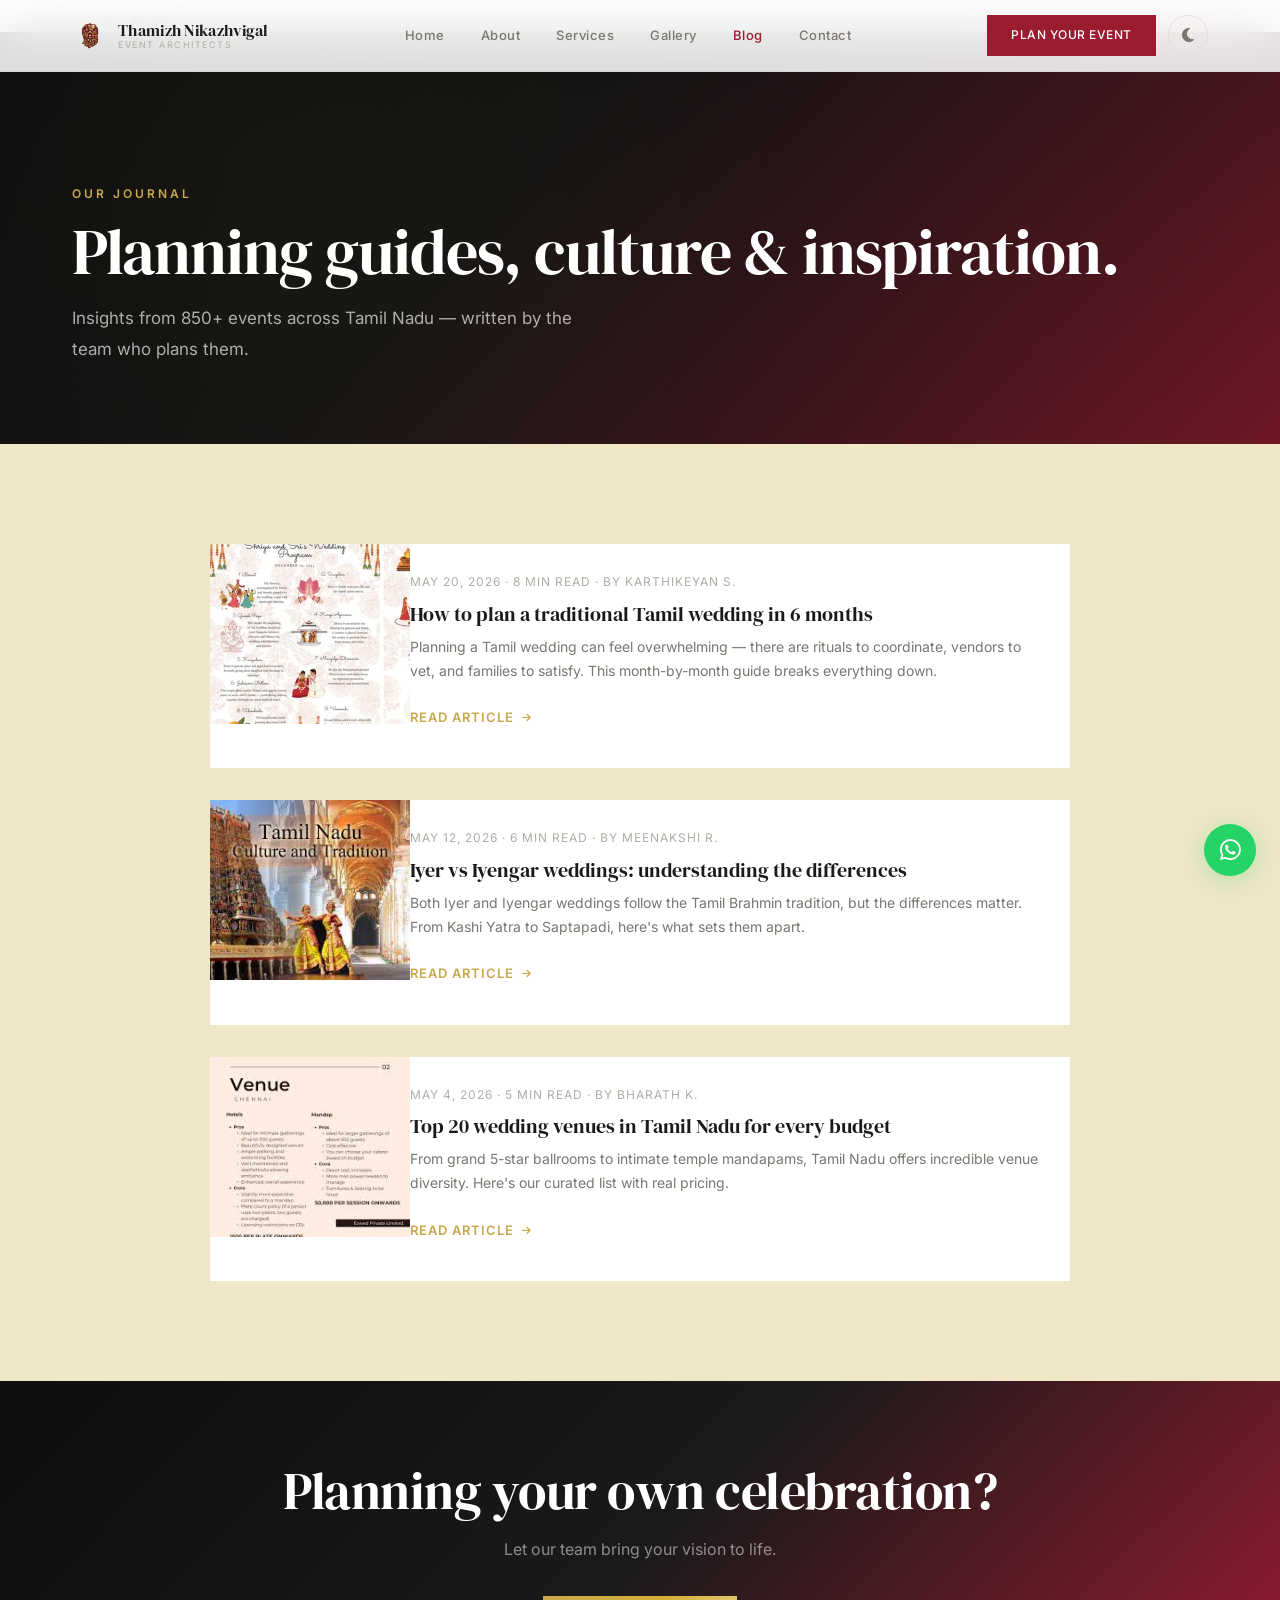
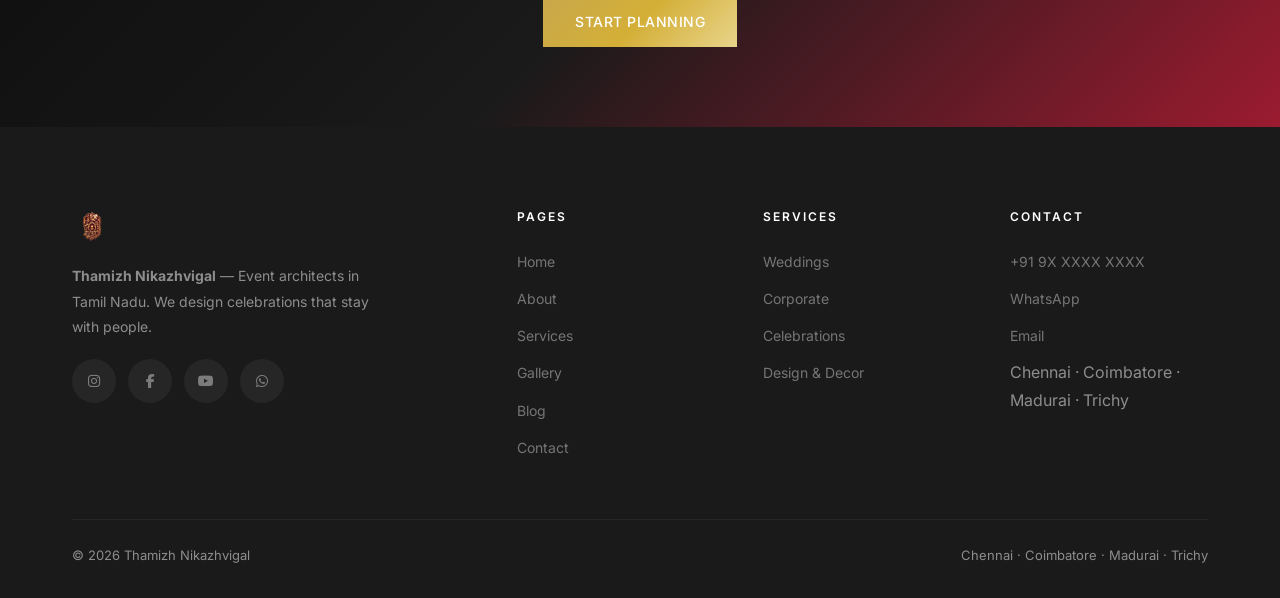
<file: blog.html>
<!DOCTYPE html>
<html lang="en">
<head>
  <meta charset="UTF-8">
  <meta name="viewport" content="width=device-width, initial-scale=1.0">
  <title>Blog — Thamizh Nikazhvigal</title>
  <meta name="description" content="Tamil wedding planning guides, cultural insights, venue recommendations, and event inspiration from Tamil Nadu's top event architects.">
  <link rel="preconnect" href="https://fonts.googleapis.com">
  <link rel="preconnect" href="https://fonts.gstatic.com" crossorigin>
  <link href="https://fonts.googleapis.com/css2?family=DM+Serif+Display:ital@0;1&family=Inter:wght@300;400;500;600&display=swap" rel="stylesheet">
  <link rel="stylesheet" href="https://cdnjs.cloudflare.com/ajax/libs/font-awesome/6.5.0/css/all.min.css">
  <link rel="stylesheet" href="css/style.css">
  <link rel="icon" type="image/png" href="Logo No-Bg.png">
  <meta property="og:title" content="Blog — Thamizh Nikazhvigal">
  <meta property="og:description" content="Tamil wedding planning guides, cultural insights, venue recommendations, and event inspiration.">
  <meta property="og:url" content="https://thamizhnikazhvigal.com/blog.html">
  <meta property="og:type" content="website">
  <meta property="og:image" content="https://thamizhnikazhvigal.com/Logo%20No-Bg.png">
  <meta name="twitter:card" content="summary_large_image">
  <link rel="canonical" href="https://thamizhnikazhvigal.com/blog.html">
  <style>
    .blog-hero {
      background: linear-gradient(135deg, #0D0D0D 0%, #1A1A1A 40%, #9B1B30 100%);
    }
    .blog-index-grid {
      display: flex;
      flex-direction: column;
      gap: 32px;
      max-width: 860px;
      margin: 0 auto;
    }
    .blog-post {
      display: grid;
      grid-template-columns: 200px 1fr;
      gap: 0;
      align-items: start;
      transition: var(--transition);
    }
    .blog-post:hover { border-color: var(--gold) !important; }
    .blog-post .thumb { height: 180px; overflow: hidden; }
    .blog-post .thumb img { width:100%; height:100%; object-fit:cover; transition: transform 1s ease; }
    .blog-post:hover .thumb img { transform: scale(1.04); }
    .blog-post .content { padding: 28px 28px 28px 0; }
    .blog-post .content .meta {
      font-size: 12px;
      color: var(--gray-300);
      text-transform: uppercase;
      letter-spacing: 1px;
      margin-bottom: 8px;
    }
    .blog-post .content h3 {
      font-family: var(--font-display);
      font-size: 20px;
      font-weight: 400;
      color: var(--charcoal);
      margin-bottom: 8px;
      line-height: 1.3;
    }
    .blog-post .content p {
      font-size: 14px;
      color: var(--gray-400);
      line-height: 1.7;
    }
    .blog-post .content .read-more {
      display: inline-flex;
      align-items: center;
      gap: 8px;
      margin-top: 12px;
      padding: 12px 0;
      font-size: 13px;
      font-weight: 600;
      color: var(--gold);
      text-transform: uppercase;
      letter-spacing: 1px;
      transition: var(--transition);
    }
    .blog-post .content .read-more:hover { gap: 14px; }
    @media (max-width: 768px) {
      .blog-post { grid-template-columns: 1fr; gap: 0; }
      .blog-post .thumb { height: 160px; }
      .blog-post .content { padding: 20px; }
      .blog-post .content h3 { font-size: 17px; }
      .blog-post .content p { font-size: 13px; }
    }
  </style>
</head>
<body>

  <header class="header" id="header">
    <div class="header-inner">
      <a href="index.html" class="header-logo"><img src="Logo No-Bg.png" alt="Thamizh Nikazhvigal"><span class="header-logo-text"><span class="name">Thamizh Nikazhvigal</span><span class="tagline">Event Architects</span></span></a>
      <nav class="header-nav">
        <a href="index.html">Home</a>
        <a href="about.html">About</a>
        <a href="services.html">Services</a>
        <a href="gallery.html">Gallery</a>
        <a href="blog.html">Blog</a>
        <a href="contact.html">Contact</a>
      </nav>
      <div class="header-actions">
        <a href="contact.html" class="btn btn-primary btn-sm">Plan Your Event</a>
        <button class="theme-toggle" id="themeToggle" aria-label="Toggle theme"><i class="fas fa-moon"></i></button>
        <button class="hamburger" id="hamburger" aria-label="Menu"><span></span><span></span><span></span></button>
      </div>
    </div>
  </header>

  <nav class="mobile-nav" id="mobileNav">
    <a href="index.html" style="display:flex;align-items:center;gap:8px;text-decoration:none;margin-bottom:24px;padding:0 8px;"><img src="Logo No-Bg.png" alt="" style="height:32px;width:auto;"><span style="font-family:var(--font-display);font-size:13px;color:var(--gold);">Thamizh Nikazhvigal</span></a>
    <div class="nav-links">
      <a href="index.html" class="nav-item"><i class="fas fa-home"></i> Home</a>
      <a href="about.html" class="nav-item"><i class="fas fa-users"></i> About</a>
      <a href="services.html" class="nav-item"><i class="fas fa-concierge-bell"></i> Services</a>
      <a href="gallery.html" class="nav-item"><i class="fas fa-images"></i> Gallery</a>
      <a href="blog.html" class="nav-item"><i class="fas fa-pen"></i> Blog</a>
      <a href="contact.html" class="nav-item"><i class="fas fa-envelope"></i> Contact</a>
    </div>
    <div class="mobile-actions">
      <a href="https://wa.me/919XXXXXXXXX" target="_blank" class="btn btn-premium"><i class="fab fa-whatsapp"></i> WhatsApp</a>
      <a href="contact.html" class="btn btn-crimson"><i class="fas fa-pen"></i> Get in Touch</a>
    </div>
  </nav>

  <div class="container"><div class="breadcrumbs"><a href="index.html">Home</a> <i class="fas fa-chevron-right"></i> <span>Blog</span></div></div>

  <section class="page-hero blog-hero">
    <div class="container">
      <div class="reveal">
        <div class="label" style="color:var(--gold);">Our journal</div>
        <h1>Planning guides, culture & inspiration.</h1>
        <p>Insights from 850+ events across Tamil Nadu — written by the team who plans them.</p>
      </div>
    </div>
  </section>

  <section class="section" style="background:var(--gold-light);">
    <div class="container">
      <div class="blog-index-grid">

        <article class="blog-post reveal" style="background:var(--white);border-color:var(--gray-200);">
          <div class="thumb"><img src="Assets/Wedding planning guide.webp" alt="Wedding planning" loading="lazy"></div>
          <div class="content">
            <div class="meta">May 20, 2026 · 8 min read · by Karthikeyan S.</div>
            <h3>How to plan a traditional Tamil wedding in 6 months</h3>
            <p>Planning a Tamil wedding can feel overwhelming — there are rituals to coordinate, vendors to vet, and families to satisfy. This month-by-month guide breaks everything down.</p>
            <a href="blog-1.html" class="read-more">Read article <i class="fas fa-arrow-right" style="font-size:10px;"></i></a>
          </div>
        </article>

        <article class="blog-post reveal reveal-delay-1" style="background:var(--white);border-color:var(--gray-200);">
          <div class="thumb"><img src="Assets/Tamil tradition guide.webp" alt="Tamil traditions" loading="lazy"></div>
          <div class="content">
            <div class="meta">May 12, 2026 · 6 min read · by Meenakshi R.</div>
            <h3>Iyer vs Iyengar weddings: understanding the differences</h3>
            <p>Both Iyer and Iyengar weddings follow the Tamil Brahmin tradition, but the differences matter. From Kashi Yatra to Saptapadi, here's what sets them apart.</p>
            <a href="blog-2.html" class="read-more">Read article <i class="fas fa-arrow-right" style="font-size:10px;"></i></a>
          </div>
        </article>

        <article class="blog-post reveal reveal-delay-2" style="background:var(--white);border-color:var(--gray-200);">
          <div class="thumb"><img src="Assets/Venue selection guide.webp" alt="Venue guide" loading="lazy"></div>
          <div class="content">
            <div class="meta">May 4, 2026 · 5 min read · by Bharath K.</div>
            <h3>Top 20 wedding venues in Tamil Nadu for every budget</h3>
            <p>From grand 5-star ballrooms to intimate temple mandapams, Tamil Nadu offers incredible venue diversity. Here's our curated list with real pricing.</p>
            <a href="blog-3.html" class="read-more">Read article <i class="fas fa-arrow-right" style="font-size:10px;"></i></a>
          </div>
        </article>

      </div>
    </div>
  </section>

  <section class="section-premium-dark" style="padding:80px 0;text-align:center;">
    <div class="container reveal">
      <h2 class="section-title" style="color:var(--white);">Planning your own celebration?</h2>
      <p style="color:rgba(255,255,255,0.5);margin:16px 0 32px;max-width:480px;margin-left:auto;margin-right:auto;">Let our team bring your vision to life.</p>
      <a href="contact.html" class="btn btn-premium">Start Planning</a>
    </div>
  </section>

  <footer class="footer">
    <div class="container">
      <div class="footer-grid">
        <div class="footer-brand">
          <img src="Logo No-Bg.png" alt="Thamizh Nikazhvigal">
          <p><strong>Thamizh Nikazhvigal</strong> — Event architects in Tamil Nadu. We design celebrations that stay with people.</p>
          <div class="footer-social">
            <a href="#" aria-label="Instagram"><i class="fab fa-instagram"></i></a>
            <a href="#" aria-label="Facebook"><i class="fab fa-facebook-f"></i></a>
            <a href="#" aria-label="YouTube"><i class="fab fa-youtube"></i></a>
            <a href="#" aria-label="WhatsApp"><i class="fab fa-whatsapp"></i></a>
          </div>
        </div>
        <div>
          <h5>Pages</h5>
          <ul>
            <li><a href="index.html">Home</a></li>
            <li><a href="about.html">About</a></li>
            <li><a href="services.html">Services</a></li>
            <li><a href="gallery.html">Gallery</a></li>
            <li><a href="blog.html">Blog</a></li>
            <li><a href="contact.html">Contact</a></li>
          </ul>
        </div>
        <div>
          <h5>Services</h5>
          <ul>
            <li><a href="services.html">Weddings</a></li>
            <li><a href="services.html">Corporate</a></li>
            <li><a href="services.html">Celebrations</a></li>
            <li><a href="services.html">Design & Decor</a></li>
          </ul>
        </div>
        <div>
          <h5>Contact</h5>
          <ul>
            <li><a href="tel:+919XXXXXXXXX">+91 9X XXXX XXXX</a></li>
            <li><a href="https://wa.me/919XXXXXXXXX">WhatsApp</a></li>
            <li><a href="mailto:hello@thamizhnikazhvigal.com">Email</a></li>
            <li>Chennai · Coimbatore · Madurai · Trichy</li>
          </ul>
        </div>
      </div>
      <div class="footer-bottom">
        <span>&copy; 2026 Thamizh Nikazhvigal</span>
        <span>Chennai · Coimbatore · Madurai · Trichy</span>
      </div>
    </div>
  </footer>

  <a href="https://wa.me/919XXXXXXXXX" target="_blank" class="sticky-wa" aria-label="WhatsApp"><i class="fab fa-whatsapp"></i></a>
  <div class="mobile-bar">
    <a href="tel:+919XXXXXXXXX" class="call"><i class="fas fa-phone"></i> Call</a>
    <a href="https://wa.me/919XXXXXXXXX" target="_blank" class="wa"><i class="fab fa-whatsapp"></i> WhatsApp</a>
    <a href="contact.html" class="quote"><i class="fas fa-pen"></i> Inquiry</a>
  </div>

  <button class="back-to-top" id="backToTop" aria-label="Back to top"><i class="fas fa-arrow-up"></i></button>
  <script src="js/script.js"></script>
</body>
</html>
</file>
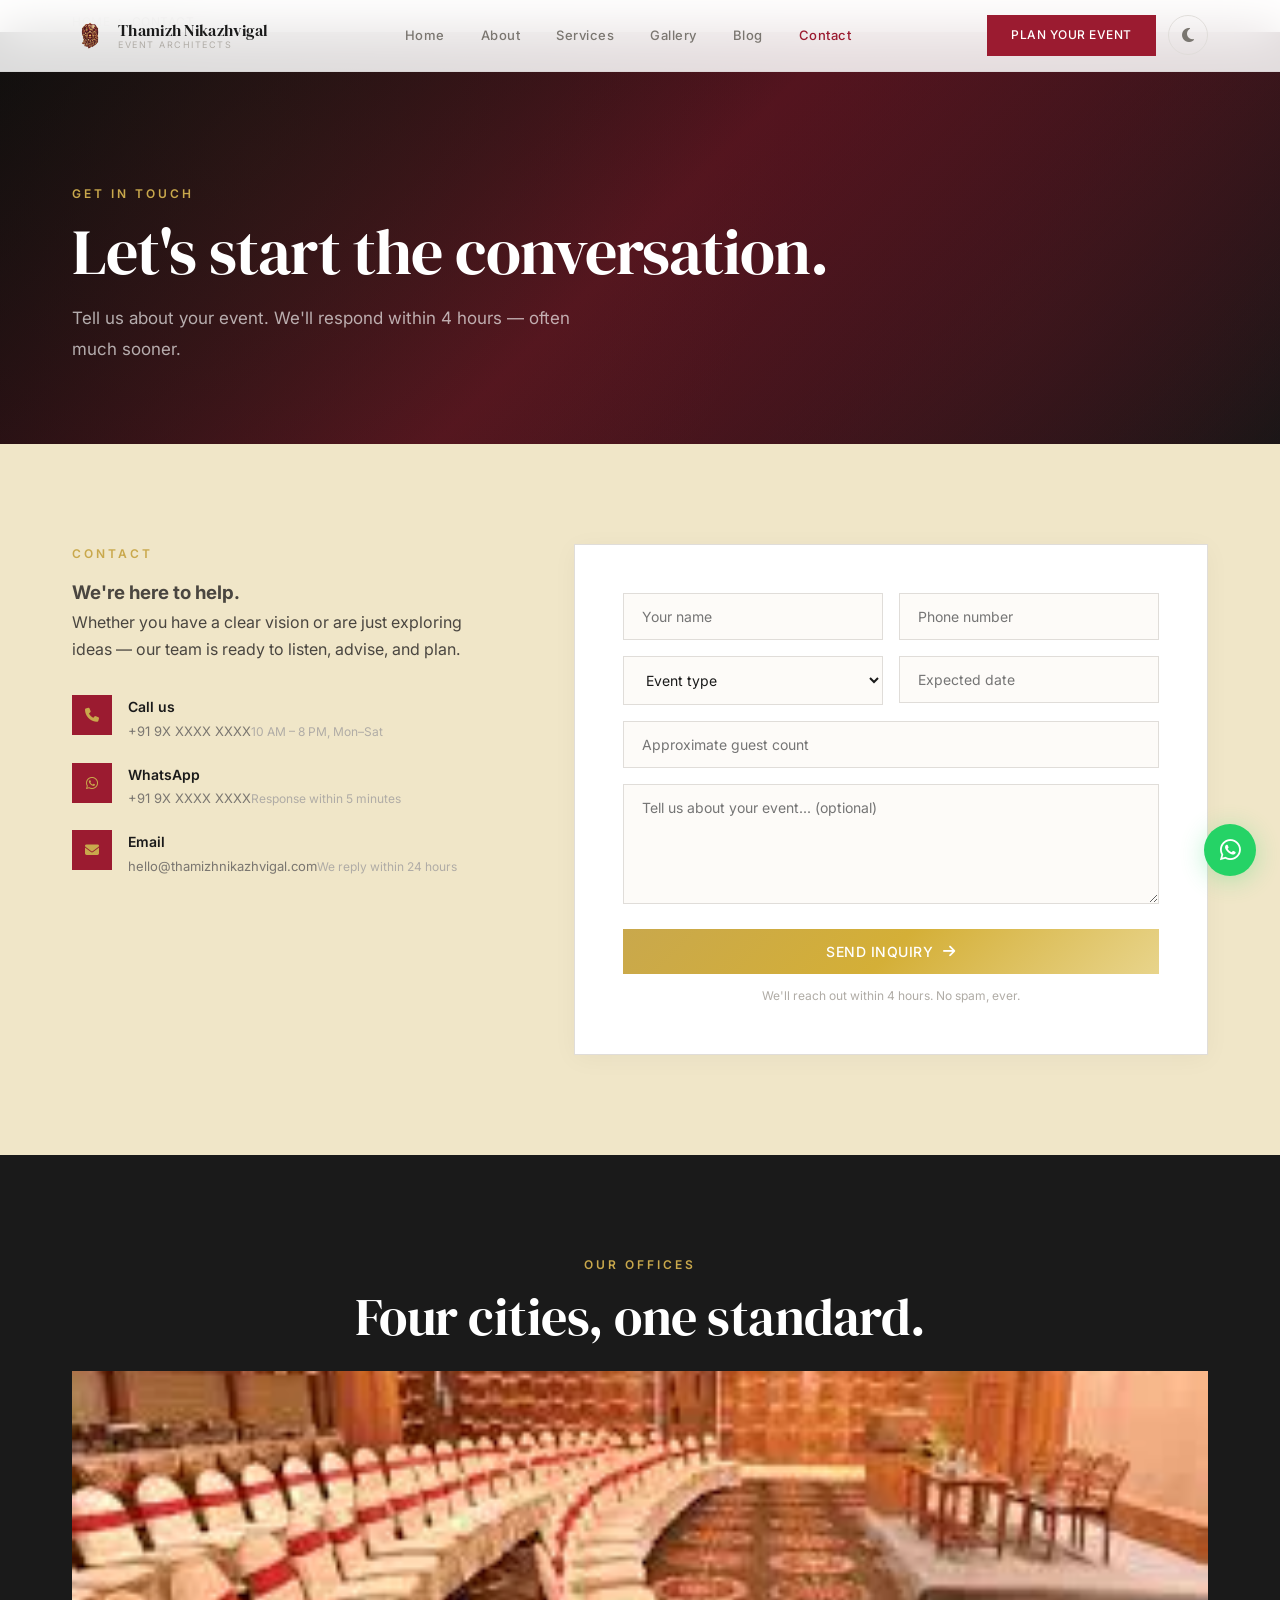
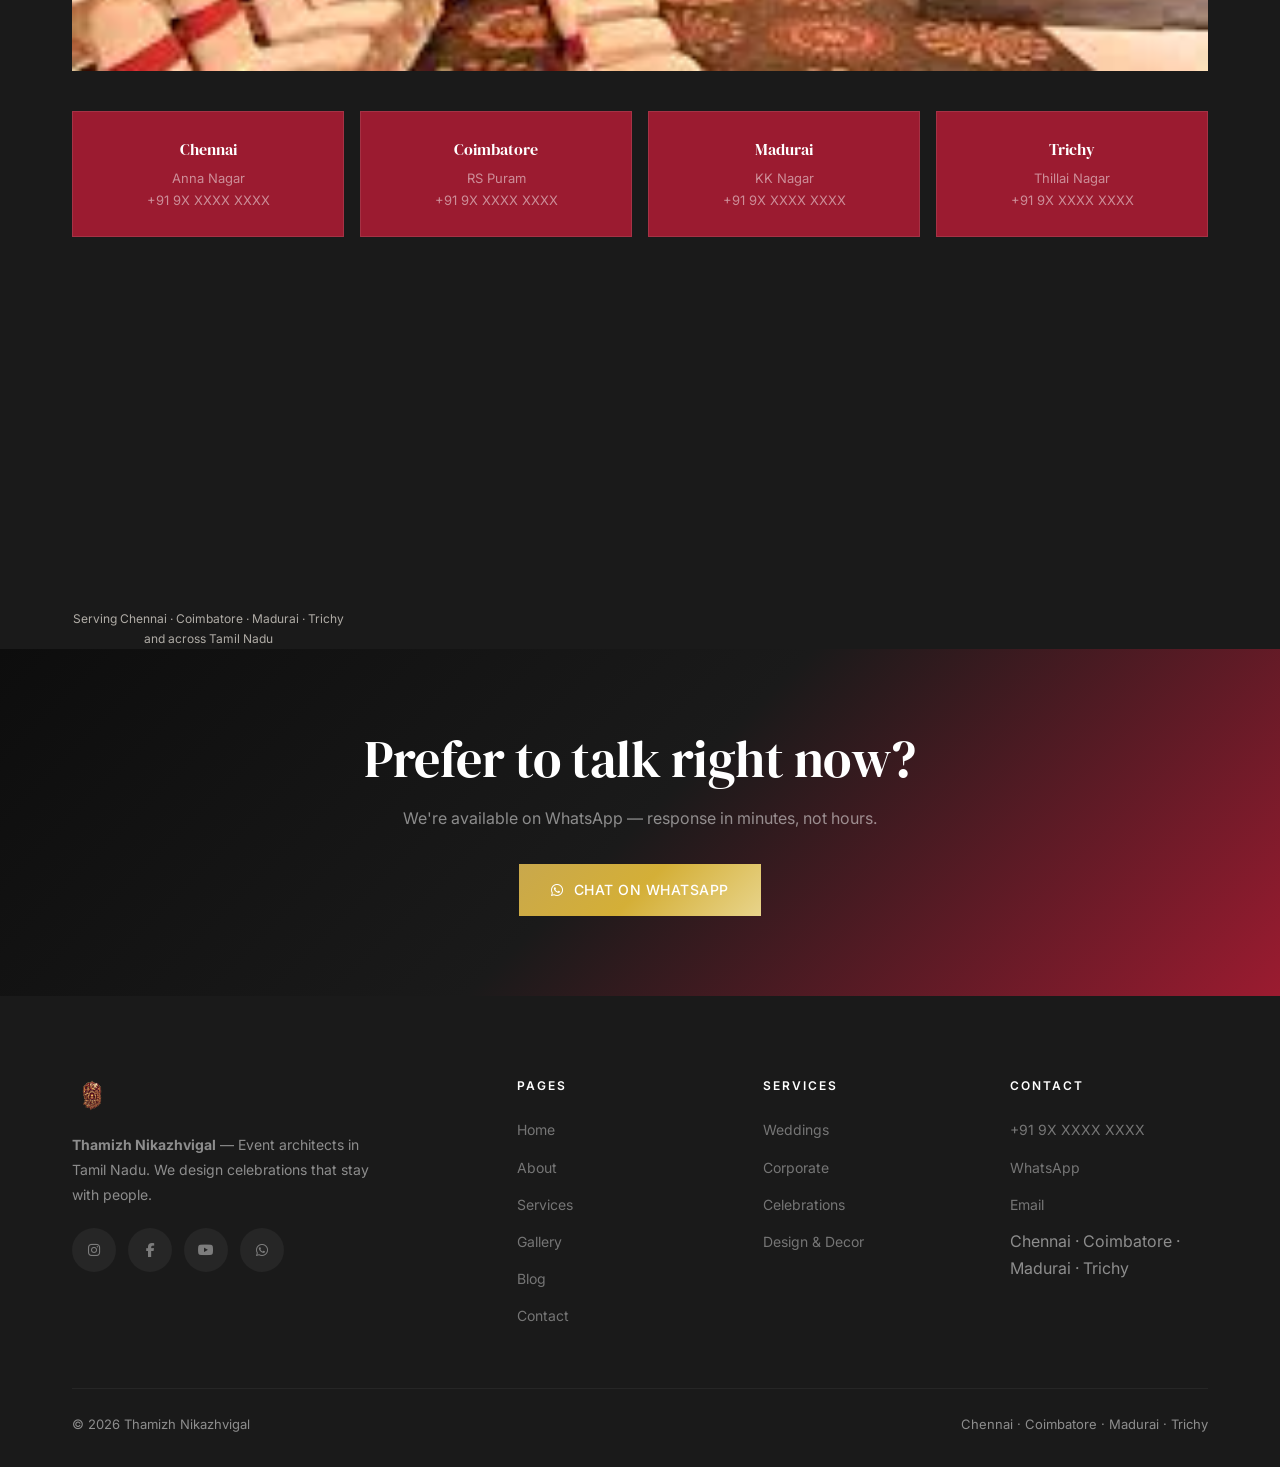
<file: contact.html>
<!DOCTYPE html>
<html lang="en">
<head>
  <meta charset="UTF-8">
  <meta name="viewport" content="width=device-width, initial-scale=1.0">
  <title>Contact — Thamizh Nikazhvigal</title>
  <meta name="description" content="Start planning your event. Reach us via phone, WhatsApp, email, or visit our offices in Chennai, Coimbatore, Madurai, or Trichy.">
  <link rel="preconnect" href="https://fonts.googleapis.com">
  <link rel="preconnect" href="https://fonts.gstatic.com" crossorigin>
  <link href="https://fonts.googleapis.com/css2?family=DM+Serif+Display:ital@0;1&family=Inter:wght@300;400;500;600&display=swap" rel="stylesheet">
  <link rel="stylesheet" href="https://cdnjs.cloudflare.com/ajax/libs/font-awesome/6.5.0/css/all.min.css">
  <link rel="stylesheet" href="css/style.css">
  <link rel="icon" type="image/png" href="Logo No-Bg.png">
  <meta property="og:title" content="Contact — Thamizh Nikazhvigal">
  <meta property="og:description" content="Start planning your event. Reach us via phone, WhatsApp, email, or visit our offices in Chennai, Coimbatore, Madurai, or Trichy.">
  <meta property="og:url" content="https://thamizhnikazhvigal.com/contact.html">
  <meta property="og:type" content="website">
  <meta property="og:image" content="https://thamizhnikazhvigal.com/Logo%20No-Bg.png">
  <meta name="twitter:card" content="summary_large_image">
  <link rel="canonical" href="https://thamizhnikazhvigal.com/contact.html">
  <style>
    .contact-hero {
      background: linear-gradient(135deg, #0d0d0d 0%, #9B1B30 50%, #1a1a1a 100%);
    }
    @media (max-width: 768px) {
      .contact-grid { grid-template-columns: 1fr; gap: 40px; }
      .contact-info { text-align: center; }
      .contact-form h3 { text-align: center; }
      input, textarea { font-size: 16px; }
    }
    .contact-layout {
      display: grid;
      grid-template-columns: 0.8fr 1.2fr;
      gap: 80px;
      align-items: start;
    }
    .contact-info h3 {
      font-family: var(--font-display);
      font-size: 22px;
      font-weight: 400;
      color: var(--charcoal);
      margin-bottom: 16px;
    }
    .contact-info p { font-size: 15px; color: var(--gray-400); line-height: 1.8; }
    .contact-details { display: flex; flex-direction: column; gap: 20px; margin-top: 32px; }
    .contact-details .detail {
      display: flex;
      align-items: flex-start;
      gap: 16px;
      font-size: 14px;
      color: var(--gray-500);
    }
    .contact-details .detail i {
      width: 40px; height: 40px;
      background: var(--crimson);
      display: flex;
      align-items: center;
      justify-content: center;
      color: var(--gold);
      flex-shrink: 0;
    }
    .contact-details .detail strong { display: block; color: var(--charcoal); font-weight: 600; }
    .contact-details .detail span { color: var(--gray-400); font-size: 13px; }

    .contact-form-card {
      background: var(--white);
      border: 1px solid var(--gray-200);
      padding: 48px;
      box-shadow: 0 4px 24px rgba(0,0,0,0.04);
    }
    .contact-form-card .form-row {
      display: grid;
      grid-template-columns: 1fr 1fr;
      gap: 16px;
    }
    .contact-form-card input,
    .contact-form-card select,
    .contact-form-card textarea {
      width: 100%;
      padding: 14px 18px;
      border: 1px solid var(--gray-200);
      font-size: 14px;
      font-family: var(--font-body);
      transition: var(--transition);
      outline: none;
      background: var(--cream);
      color: var(--charcoal);
    }
    .contact-form-card input:focus,
    .contact-form-card select:focus,
    .contact-form-card textarea:focus {
      border-color: var(--gold);
      background: var(--white);
    }
    .contact-form-card textarea { min-height: 120px; resize: vertical; }
    .contact-form-card .form-group { margin-bottom: 16px; }

    .office-grid {
      display: grid;
      grid-template-columns: repeat(4, 1fr);
      gap: 16px;
    }
    .office-card {
      background: var(--white);
      border: 1px solid var(--gray-200);
      padding: 24px;
      text-align: center;
      transition: var(--transition);
    }
    .office-card:hover { border-color: var(--gold); transform: translateY(-4px); box-shadow: 0 8px 24px rgba(0,0,0,0.06); }
    .office-card h4 { font-family: var(--font-display); font-size: 16px; font-weight: 400; margin-bottom: 4px; }
    .office-card p { font-size: 13px; color: var(--gray-400); }

    @media (max-width: 1024px) { .contact-layout { grid-template-columns: 1fr; gap: 48px; } }
    @media (max-width: 768px) {
      .contact-form-card .form-row { grid-template-columns: 1fr; }
      .contact-form-card { padding: 28px; }
      .office-grid { grid-template-columns: 1fr 1fr; }
    }
    @media (max-width: 480px) { .office-grid { grid-template-columns: 1fr; } }
    @media (max-width: 768px) { .contact-venue-img { height: 160px !important; } }
  </style>
</head>
<body>

  <header class="header" id="header">
    <div class="header-inner">
      <a href="index.html" class="header-logo"><img src="Logo No-Bg.png" alt="Thamizh Nikazhvigal"><span class="header-logo-text"><span class="name">Thamizh Nikazhvigal</span><span class="tagline">Event Architects</span></span></a>
      <nav class="header-nav">
        <a href="index.html">Home</a>
        <a href="about.html">About</a>
        <a href="services.html">Services</a>
        <a href="gallery.html">Gallery</a>
        <a href="blog.html">Blog</a>
        <a href="contact.html">Contact</a>
      </nav>
      <div class="header-actions">
        <a href="contact.html" class="btn btn-primary btn-sm">Plan Your Event</a>
        <button class="theme-toggle" id="themeToggle" aria-label="Toggle theme"><i class="fas fa-moon"></i></button>
        <button class="hamburger" id="hamburger" aria-label="Menu"><span></span><span></span><span></span></button>
      </div>
    </div>
  </header>

  <nav class="mobile-nav" id="mobileNav">
    <a href="index.html" style="display:flex;align-items:center;gap:8px;text-decoration:none;margin-bottom:24px;padding:0 8px;"><img src="Logo No-Bg.png" alt="" style="height:32px;width:auto;"><span style="font-family:var(--font-display);font-size:13px;color:var(--gold);">Thamizh Nikazhvigal</span></a>
    <div class="nav-links">
      <a href="index.html" class="nav-item"><i class="fas fa-home"></i> Home</a>
      <a href="about.html" class="nav-item"><i class="fas fa-users"></i> About</a>
      <a href="services.html" class="nav-item"><i class="fas fa-concierge-bell"></i> Services</a>
      <a href="gallery.html" class="nav-item"><i class="fas fa-images"></i> Gallery</a>
      <a href="blog.html" class="nav-item"><i class="fas fa-pen"></i> Blog</a>
      <a href="contact.html" class="nav-item"><i class="fas fa-envelope"></i> Contact</a>
    </div>
    <div class="mobile-actions">
      <a href="https://wa.me/919XXXXXXXXX" target="_blank" class="btn btn-premium"><i class="fab fa-whatsapp"></i> WhatsApp</a>
      <a href="contact.html" class="btn btn-crimson"><i class="fas fa-pen"></i> Get in Touch</a>
    </div>
  </nav>

  <div class="container"><div class="breadcrumbs"><a href="index.html">Home</a> <i class="fas fa-chevron-right"></i> <span>Contact</span></div></div>

  <section class="page-hero contact-hero">
    <div class="container">
      <div class="reveal">
        <div class="label" style="color:var(--gold);">Get in touch</div>
        <h1>Let's start the conversation.</h1>
        <p>Tell us about your event. We'll respond within 4 hours — often much sooner.</p>
      </div>
    </div>
  </section>

  <section class="section" style="background:var(--gold-light);">
    <div class="container">
      <div class="contact-layout">
        <div class="reveal">
          <div class="label">Contact</div>
          <h3>We're here to help.</h3>
          <p style="color:var(--gray-500);">Whether you have a clear vision or are just exploring ideas — our team is ready to listen, advise, and plan.</p>

          <div class="contact-details">
            <div class="detail">
              <i class="fas fa-phone"></i>
              <div><strong>Call us</strong><span>+91 9X XXXX XXXX</span><span style="font-size:12px;color:var(--gray-300);">10 AM – 8 PM, Mon–Sat</span></div>
            </div>
            <div class="detail">
              <i class="fab fa-whatsapp"></i>
              <div><strong>WhatsApp</strong><span>+91 9X XXXX XXXX</span><span style="font-size:12px;color:var(--gray-300);">Response within 5 minutes</span></div>
            </div>
            <div class="detail">
              <i class="fas fa-envelope"></i>
              <div><strong>Email</strong><span>hello@thamizhnikazhvigal.com</span><span style="font-size:12px;color:var(--gray-300);">We reply within 24 hours</span></div>
            </div>
          </div>
        </div>

        <form class="contact-form-card reveal reveal-delay-1" id="contactForm" action="https://formspree.io/f/YOUR_FORM_ID" method="POST">
          <input type="hidden" name="_subject" value="New event inquiry from thamizhnikazhvigal.com">
          <div class="form-row">
            <div class="form-group"><input type="text" name="name" placeholder="Your name" required></div>
            <div class="form-group"><input type="tel" name="phone" placeholder="Phone number" required></div>
          </div>
          <div class="form-row">
            <div class="form-group">
              <select name="event_type" required>
                <option value="">Event type</option>
                <option>Wedding</option>
                <option>Engagement / Reception</option>
                <option>Corporate Event</option>
                <option>Birthday / Celebration</option>
                <option>Concert / Performance</option>
                <option>Religious Ceremony</option>
                <option>NRI Wedding</option>
                <option>Other</option>
              </select>
            </div>
            <div class="form-group"><input type="text" name="expected_date" placeholder="Expected date" onfocus="this.type='date'" onblur="if(!this.value)this.type='text'"></div>
          </div>
          <div class="form-group"><input type="text" name="guest_count" placeholder="Approximate guest count"></div>
          <div class="form-group"><textarea name="message" placeholder="Tell us about your event... (optional)"></textarea></div>
          <button type="submit" class="btn btn-premium" style="width:100%;justify-content:center;">
            Send Inquiry <i class="fas fa-arrow-right"></i>
          </button>
          <p style="font-size:12px;color:var(--gray-300);margin-top:12px;text-align:center;">We'll reach out within 4 hours. No spam, ever.</p>
        </form>
      </div>
    </div>
  </section>

  <section class="section" style="background:var(--charcoal);padding-bottom:0;">
    <div class="container">
      <div class="text-center reveal">
        <div class="label" style="color:var(--gold);">Our offices</div>
        <h2 class="section-title" style="color:var(--white);">Four cities, one standard.</h2>
      </div>
      <div class="reveal contact-venue-img" style="margin-top:24px;height:300px;overflow:hidden;">
        <img src="Assets/Beautiful venue hall.webp" alt="Venue" loading="lazy" style="width:100%;height:100%;object-fit:cover;">
      </div>
      <div class="office-grid" style="margin-top:40px;">
        <div class="office-card reveal" style="background:var(--crimson);border-color:rgba(255,255,255,0.1);">
          <h4 style="color:var(--white);">Chennai</h4>
          <p style="color:rgba(255,255,255,0.5);">Anna Nagar<br>+91 9X XXXX XXXX</p>
        </div>
        <div class="office-card reveal reveal-delay-1" style="background:var(--crimson);border-color:rgba(255,255,255,0.1);">
          <h4 style="color:var(--white);">Coimbatore</h4>
          <p style="color:rgba(255,255,255,0.5);">RS Puram<br>+91 9X XXXX XXXX</p>
        </div>
        <div class="office-card reveal reveal-delay-2" style="background:var(--crimson);border-color:rgba(255,255,255,0.1);">
          <h4 style="color:var(--white);">Madurai</h4>
          <p style="color:rgba(255,255,255,0.5);">KK Nagar<br>+91 9X XXXX XXXX</p>
        </div>
        <div class="office-card reveal reveal-delay-3" style="background:var(--crimson);border-color:rgba(255,255,255,0.1);">
          <h4 style="color:var(--white);">Trichy</h4>
          <p style="color:rgba(255,255,255,0.5);">Thillai Nagar<br>+91 9X XXXX XXXX</p>
        </div>
      <div class="reveal" style="margin-top:48px;">
        <div style="width:100%;height:300px;border-radius:4px;overflow:hidden;">
          <iframe src="https://www.google.com/maps/embed?pb=!1m18!1m12!1m3!1d497511.2310636589!2d79.87931965!3d13.04756005!2m3!1f0!2f0!3f0!3m2!1i1024!2i768!4f13.1!3m3!1m2!1s0x3a5265ea4f7d3361%3A0x6e61a70b6863d433!2sChennai%2C%20Tamil%20Nadu!5e0!3m2!1sen!2sin!4v1" width="100%" height="100%" style="border:0;" allowfullscreen="" loading="lazy" referrerpolicy="no-referrer-when-downgrade" title="Our offices in Tamil Nadu"></iframe>
        </div>
        <p style="font-size:12px;color:var(--gray-300);margin-top:8px;text-align:center;">Serving Chennai · Coimbatore · Madurai · Trichy and across Tamil Nadu</p>
      </div>
    </div>
  </section>

  <section class="section-premium-dark" style="padding:80px 0;text-align:center;">
    <div class="container reveal">
      <h2 class="section-title" style="color:var(--white);">Prefer to talk right now?</h2>
      <p style="color:rgba(255,255,255,0.5);margin:16px 0 32px;">We're available on WhatsApp — response in minutes, not hours.</p>
      <a href="https://wa.me/919XXXXXXXXX" target="_blank" class="btn btn-premium" style="justify-content:center;"><i class="fab fa-whatsapp"></i> Chat on WhatsApp</a>
    </div>
  </section>

  <footer class="footer">
    <div class="container">
      <div class="footer-grid">
        <div class="footer-brand">
          <img src="Logo No-Bg.png" alt="Thamizh Nikazhvigal">
          <p><strong>Thamizh Nikazhvigal</strong> — Event architects in Tamil Nadu. We design celebrations that stay with people.</p>
          <div class="footer-social">
            <a href="#" aria-label="Instagram"><i class="fab fa-instagram"></i></a>
            <a href="#" aria-label="Facebook"><i class="fab fa-facebook-f"></i></a>
            <a href="#" aria-label="YouTube"><i class="fab fa-youtube"></i></a>
            <a href="#" aria-label="WhatsApp"><i class="fab fa-whatsapp"></i></a>
          </div>
        </div>
        <div>
          <h5>Pages</h5>
          <ul>
            <li><a href="index.html">Home</a></li>
            <li><a href="about.html">About</a></li>
            <li><a href="services.html">Services</a></li>
            <li><a href="gallery.html">Gallery</a></li>
            <li><a href="blog.html">Blog</a></li>
            <li><a href="contact.html">Contact</a></li>
          </ul>
        </div>
        <div>
          <h5>Services</h5>
          <ul>
            <li><a href="services.html">Weddings</a></li>
            <li><a href="services.html">Corporate</a></li>
            <li><a href="services.html">Celebrations</a></li>
            <li><a href="services.html">Design & Decor</a></li>
          </ul>
        </div>
        <div>
          <h5>Contact</h5>
          <ul>
            <li><a href="tel:+919XXXXXXXXX">+91 9X XXXX XXXX</a></li>
            <li><a href="https://wa.me/919XXXXXXXXX">WhatsApp</a></li>
            <li><a href="mailto:hello@thamizhnikazhvigal.com">Email</a></li>
            <li>Chennai · Coimbatore · Madurai · Trichy</li>
          </ul>
        </div>
      </div>
      <div class="footer-bottom">
        <span>&copy; 2026 Thamizh Nikazhvigal</span>
        <span>Chennai · Coimbatore · Madurai · Trichy</span>
      </div>
    </div>
  </footer>

  <a href="https://wa.me/919XXXXXXXXX" target="_blank" class="sticky-wa" aria-label="WhatsApp"><i class="fab fa-whatsapp"></i></a>
  <div class="mobile-bar">
    <a href="tel:+919XXXXXXXXX" class="call"><i class="fas fa-phone"></i> Call</a>
    <a href="https://wa.me/919XXXXXXXXX" target="_blank" class="wa"><i class="fab fa-whatsapp"></i> WhatsApp</a>
    <a href="contact.html" class="quote"><i class="fas fa-pen"></i> Inquiry</a>
  </div>

  <button class="back-to-top" id="backToTop" aria-label="Back to top"><i class="fas fa-arrow-up"></i></button>
  <script src="js/script.js"></script>
  <script>
    document.getElementById('contactForm').addEventListener('submit', function(e) {
      e.preventDefault();
      alert('Thank you! We will reach out within 4 hours.');
      this.reset();
    });
  </script>
</body>
</html>
</file>
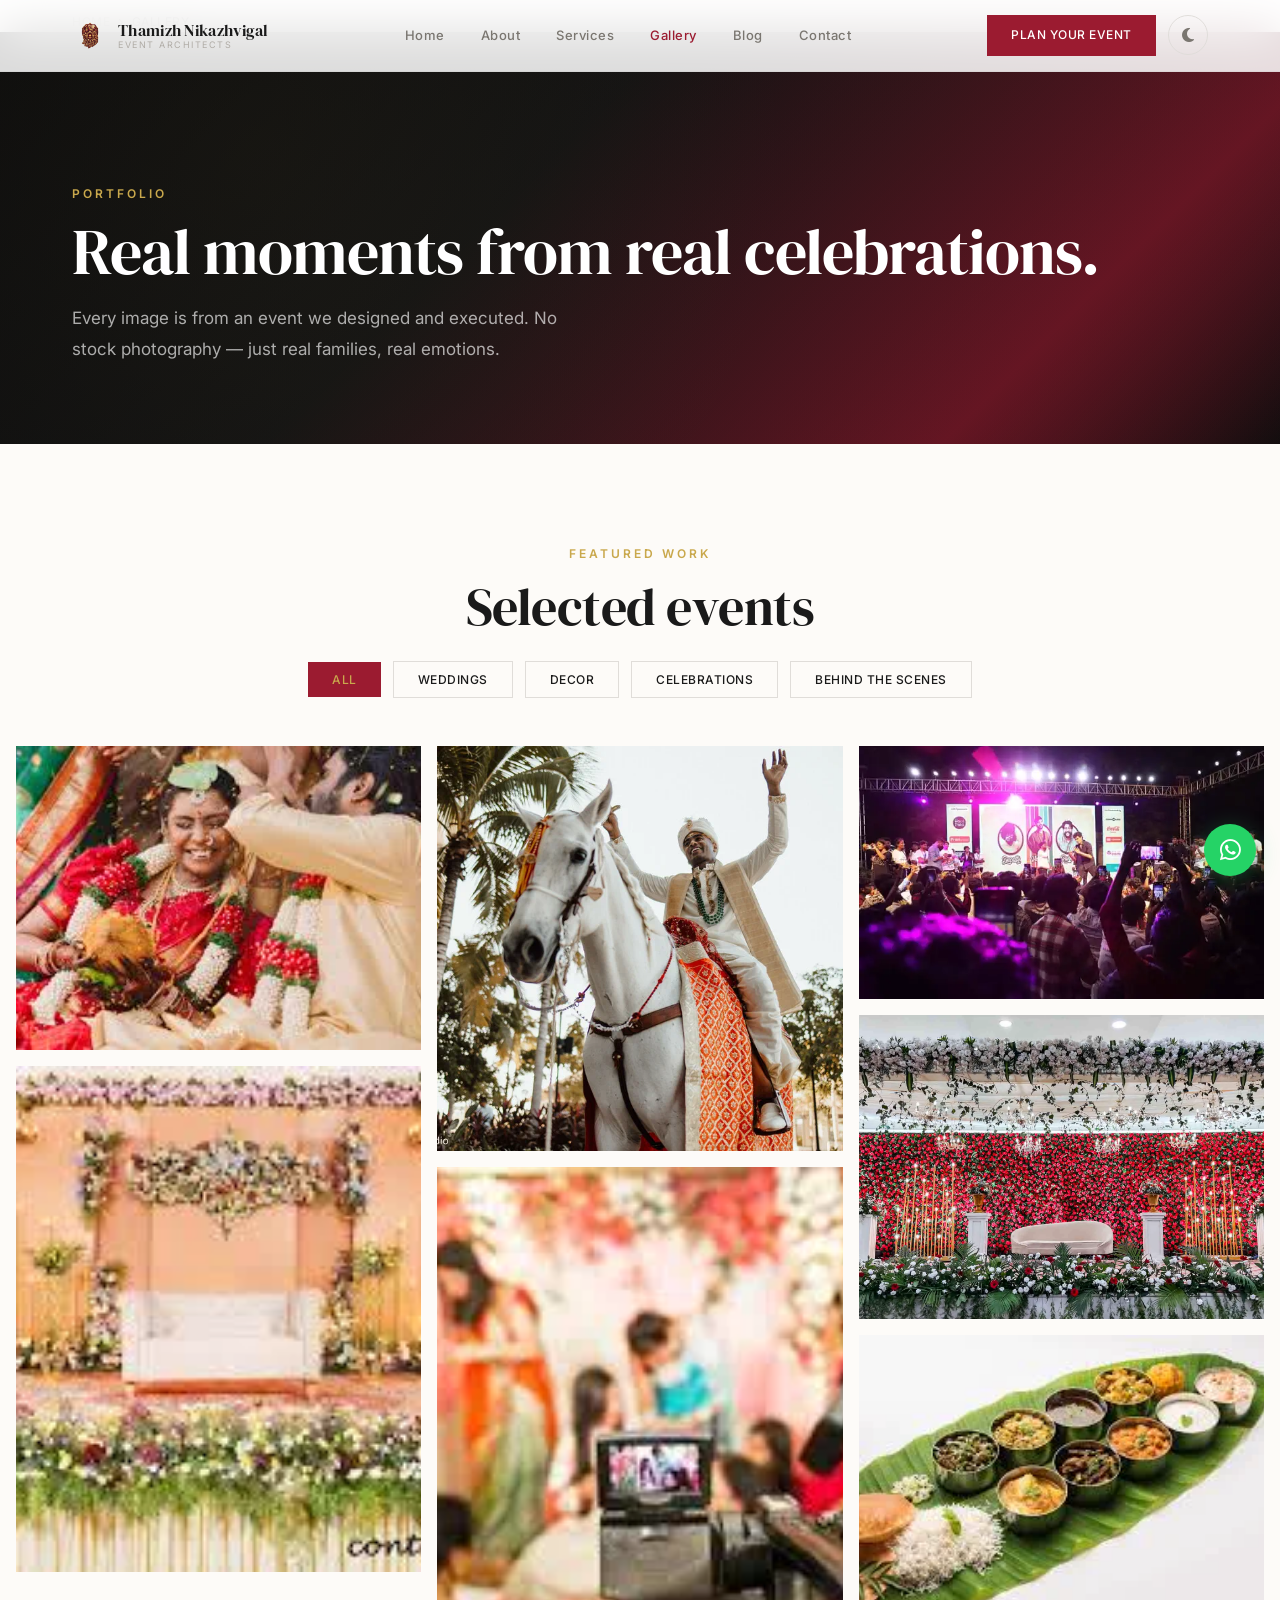
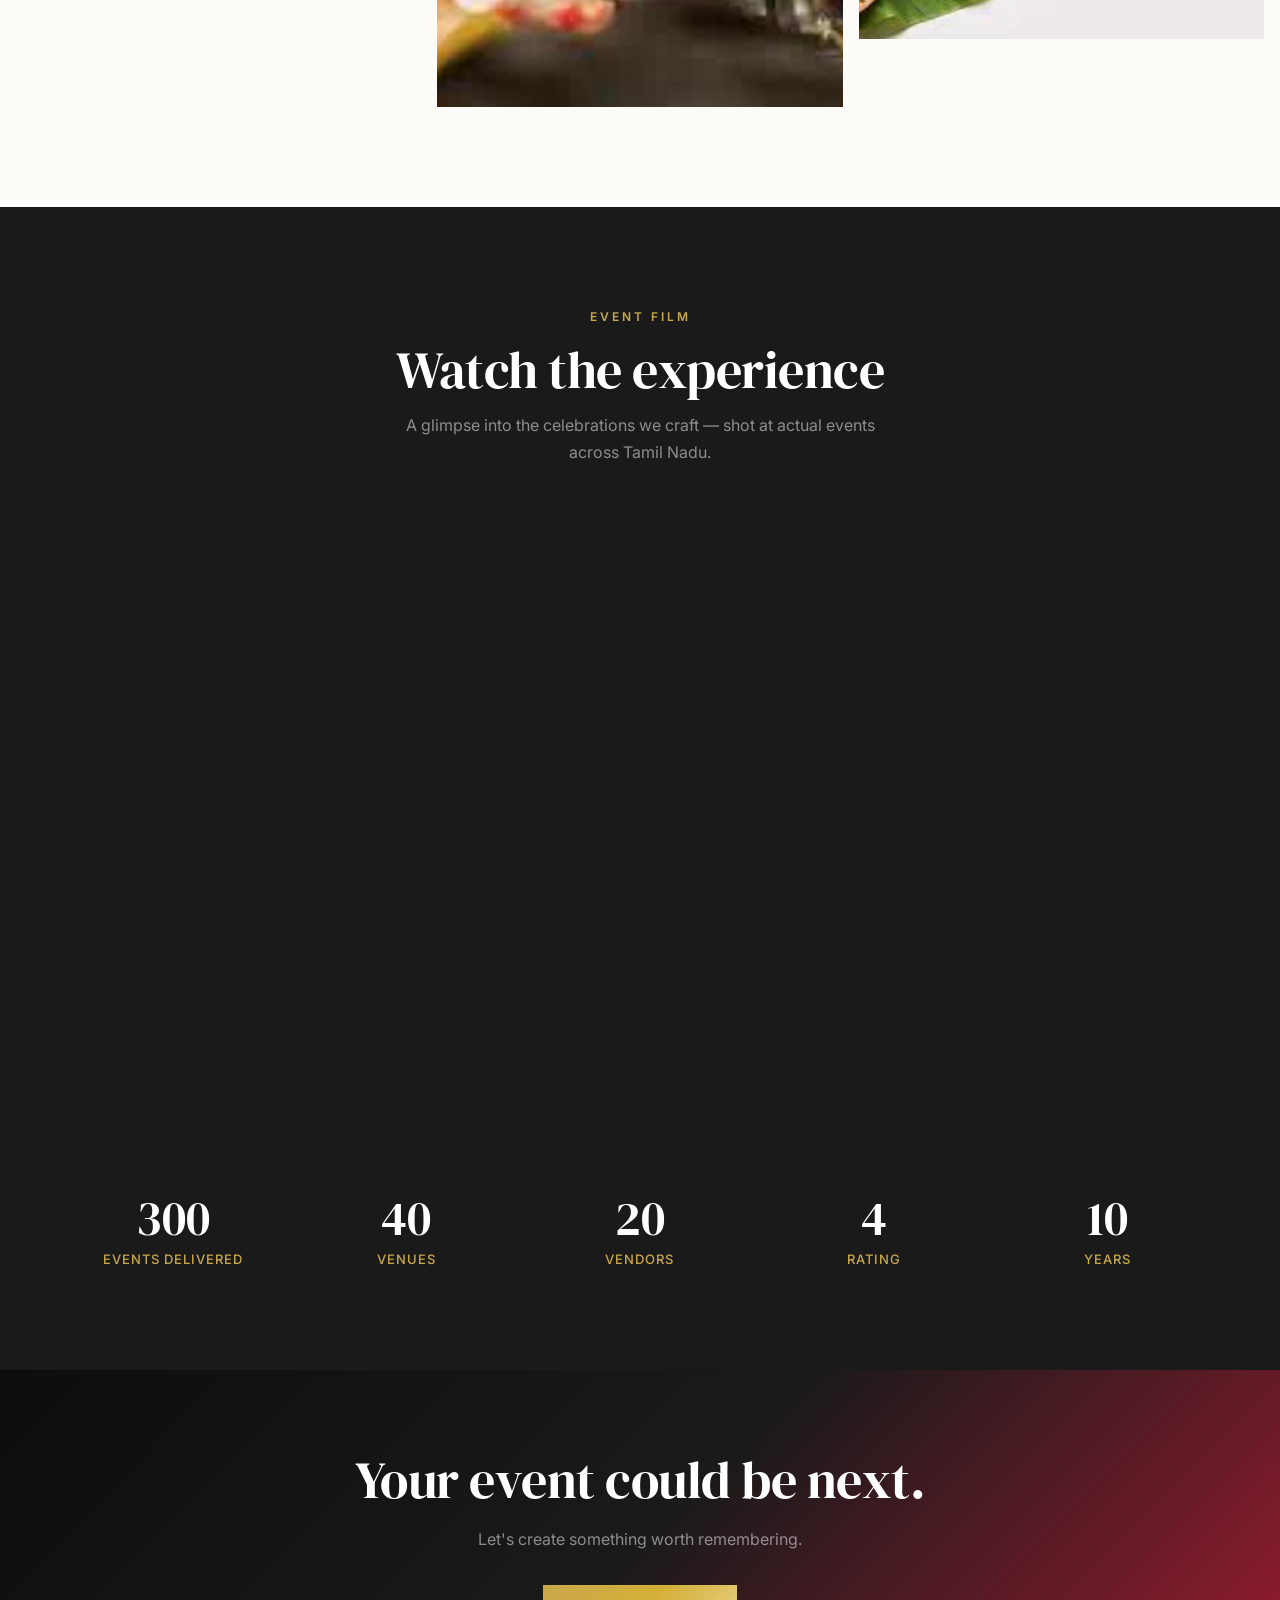
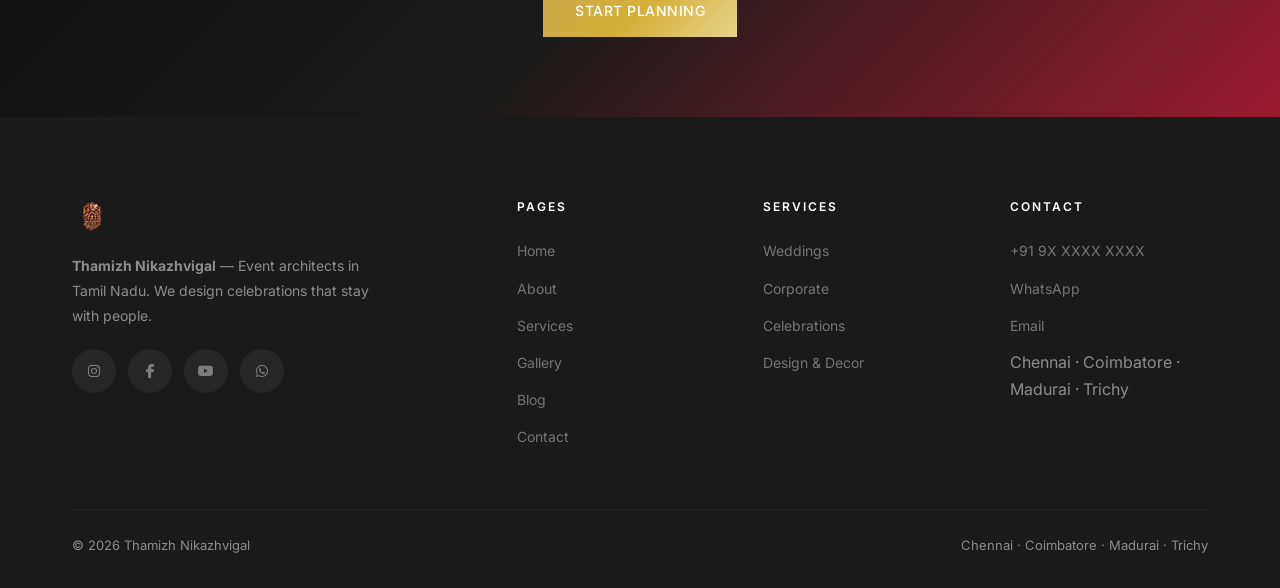
<file: gallery.html>
<!DOCTYPE html>
<html lang="en">
<head>
  <meta charset="UTF-8">
  <meta name="viewport" content="width=device-width, initial-scale=1.0">
  <title>Gallery — Thamizh Nikazhvigal</title>
  <meta name="description" content="Portfolio of 850+ events across Tamil Nadu. Weddings, corporate events, celebrations — real moments from real families.">
  <link rel="preconnect" href="https://fonts.googleapis.com">
  <link rel="preconnect" href="https://fonts.gstatic.com" crossorigin>
  <link href="https://fonts.googleapis.com/css2?family=DM+Serif+Display:ital@0;1&family=Inter:wght@300;400;500;600&display=swap" rel="stylesheet">
  <link rel="stylesheet" href="https://cdnjs.cloudflare.com/ajax/libs/font-awesome/6.5.0/css/all.min.css">
  <link rel="stylesheet" href="css/style.css">
  <link rel="icon" type="image/png" href="Logo No-Bg.png">
  <meta property="og:title" content="Gallery — Thamizh Nikazhvigal">
  <meta property="og:description" content="Portfolio of 850+ events across Tamil Nadu. Weddings, corporate events, celebrations — real moments from real families.">
  <meta property="og:url" content="https://thamizhnikazhvigal.com/gallery.html">
  <meta property="og:type" content="website">
  <meta property="og:image" content="https://thamizhnikazhvigal.com/Logo%20No-Bg.png">
  <meta name="twitter:card" content="summary_large_image">
  <link rel="canonical" href="https://thamizhnikazhvigal.com/gallery.html">
  <style>
    .gallery-hero {
      background: linear-gradient(135deg, #0d0d0d 0%, #1a1a1a 40%, #9B1B30 80%, #0d0d0d 100%);
    }
    .gallery-masonry {
      columns: 3;
      column-gap: 16px;
    }
    .gallery-masonry .item {
      break-inside: avoid;
      margin-bottom: 16px;
      position: relative;
      overflow: hidden;
    }
    .gallery-masonry .item img {
      width: 100%;
      display: block;
      transition: transform 1s ease;
    }
    .gallery-masonry .item:hover img { transform: scale(1.04); }
    .gallery-masonry .item .caption {
      position: absolute;
      bottom: 0; left: 0; right: 0;
      padding: 20px;
      background: linear-gradient(to top, rgba(0,0,0,0.7), transparent);
      color: var(--white);
      font-size: 13px;
      opacity: 0;
      transition: var(--transition);
    }
    .gallery-masonry .item:hover .caption { opacity: 1; }
    .gallery-masonry .item:nth-child(1) { height: auto; }
    .gallery-masonry .item:nth-child(2) img { aspect-ratio: 4/5; object-fit: cover; }
    .gallery-masonry .item:nth-child(3) img { aspect-ratio: 1/1; object-fit: cover; }
    .gallery-masonry .item:nth-child(4) img { aspect-ratio: 3/4; object-fit: cover; }
    .gallery-masonry .item:nth-child(5) img { aspect-ratio: 16/10; object-fit: cover; }
    .gallery-masonry .item:nth-child(6) img { aspect-ratio: 4/3; object-fit: cover; }

    .video-section {
      background: var(--charcoal);
      position: relative;
      overflow: hidden;
    }
    .video-wrapper {
      position: relative;
      width: 100%;
      max-width: 900px;
      margin: 0 auto;
    }
    .video-wrapper video {
      width: 100%;
      display: block;
    }

    @media (max-width: 1024px) { .gallery-masonry { columns: 2; column-gap: 8px; } }
    @media (max-width: 600px) { .gallery-masonry { columns: 1; } }
    @media (max-width: 768px) { .gallery-filter { padding: 14px 20px; margin: 0 4px 8px; } }
  </style>
</head>
<body>

  <header class="header" id="header">
    <div class="header-inner">
      <a href="index.html" class="header-logo"><img src="Logo No-Bg.png" alt="Thamizh Nikazhvigal"><span class="header-logo-text"><span class="name">Thamizh Nikazhvigal</span><span class="tagline">Event Architects</span></span></a>
      <nav class="header-nav">
        <a href="index.html">Home</a>
        <a href="about.html">About</a>
        <a href="services.html">Services</a>
        <a href="gallery.html">Gallery</a>
        <a href="blog.html">Blog</a>
        <a href="contact.html">Contact</a>
      </nav>
      <div class="header-actions">
        <a href="contact.html" class="btn btn-primary btn-sm">Plan Your Event</a>
        <button class="theme-toggle" id="themeToggle" aria-label="Toggle theme"><i class="fas fa-moon"></i></button>
        <button class="hamburger" id="hamburger" aria-label="Menu"><span></span><span></span><span></span></button>
      </div>
    </div>
  </header>

  <nav class="mobile-nav" id="mobileNav">
    <a href="index.html" style="display:flex;align-items:center;gap:8px;text-decoration:none;margin-bottom:24px;padding:0 8px;"><img src="Logo No-Bg.png" alt="" style="height:32px;width:auto;"><span style="font-family:var(--font-display);font-size:13px;color:var(--gold);">Thamizh Nikazhvigal</span></a>
    <div class="nav-links">
      <a href="index.html" class="nav-item"><i class="fas fa-home"></i> Home</a>
      <a href="about.html" class="nav-item"><i class="fas fa-users"></i> About</a>
      <a href="services.html" class="nav-item"><i class="fas fa-concierge-bell"></i> Services</a>
      <a href="gallery.html" class="nav-item"><i class="fas fa-images"></i> Gallery</a>
      <a href="blog.html" class="nav-item"><i class="fas fa-pen"></i> Blog</a>
      <a href="contact.html" class="nav-item"><i class="fas fa-envelope"></i> Contact</a>
    </div>
    <div class="mobile-actions">
      <a href="https://wa.me/919XXXXXXXXX" target="_blank" class="btn btn-premium"><i class="fab fa-whatsapp"></i> WhatsApp</a>
      <a href="contact.html" class="btn btn-crimson"><i class="fas fa-pen"></i> Get in Touch</a>
    </div>
  </nav>

  <div class="container"><div class="breadcrumbs"><a href="index.html">Home</a> <i class="fas fa-chevron-right"></i> <span>Gallery</span></div></div>

  <section class="page-hero gallery-hero">
    <div class="container">
      <div class="reveal">
        <div class="label" style="color:var(--gold);">Portfolio</div>
        <h1>Real moments from real celebrations.</h1>
        <p>Every image is from an event we designed and executed. No stock photography — just real families, real emotions.</p>
      </div>
    </div>
  </section>

  <section class="section">
    <div class="container">
      <div class="text-center reveal">
        <div class="label">Featured work</div>
        <h2 class="section-title">Selected events</h2>
      </div>
    </div>
    <div class="text-center reveal" style="margin-top:24px;">
      <button class="btn btn-sm gallery-filter active" data-filter="all" style="background:var(--crimson);color:var(--gold);border:none;margin:0 4px 8px;">All</button>
      <button class="btn btn-sm gallery-filter" data-filter="wedding" style="background:var(--cream);color:var(--charcoal);border:1px solid var(--gray-200);margin:0 4px 8px;">Weddings</button>
      <button class="btn btn-sm gallery-filter" data-filter="decor" style="background:var(--cream);color:var(--charcoal);border:1px solid var(--gray-200);margin:0 4px 8px;">Decor</button>
      <button class="btn btn-sm gallery-filter" data-filter="celebration" style="background:var(--cream);color:var(--charcoal);border:1px solid var(--gray-200);margin:0 4px 8px;">Celebrations</button>
      <button class="btn btn-sm gallery-filter" data-filter="behind" style="background:var(--cream);color:var(--charcoal);border:1px solid var(--gray-200);margin:0 4px 8px;">Behind the Scenes</button>
    </div>
    <div style="margin-top:40px;padding:0 16px;">
      <div class="gallery-masonry">
        <div class="item reveal gallery-item" data-category="wedding">
          <img src="Assets/tamil wedding ceremony.webp" alt="Wedding ceremony" loading="lazy" style="width:100%;aspect-ratio:4/3;object-fit:cover;cursor:pointer;">
          <div class="caption">Traditional Tamil Wedding — Chennai</div>
        </div>
        <div class="item reveal reveal-delay-1 gallery-item" data-category="decor">
          <img src="Assets/Flower decoration.webp" alt="Flower decoration" loading="lazy" style="width:100%;aspect-ratio:4/5;object-fit:cover;cursor:pointer;">
          <div class="caption">Mandapam Decoration — Coimbatore</div>
        </div>
        <div class="item reveal reveal-delay-2 gallery-item" data-category="wedding">
          <img src="Assets/Groom on horse entry.webp" alt="Groom entry" loading="lazy" style="width:100%;aspect-ratio:1/1;object-fit:cover;cursor:pointer;">
          <div class="caption">Groom Entry — Madurai</div>
        </div>
        <div class="item reveal reveal-delay-1 gallery-item" data-category="behind">
          <img src="Assets/Wedding photographer at work.webp" alt="Photographer at work" loading="lazy" style="width:100%;aspect-ratio:3/4;object-fit:cover;cursor:pointer;">
          <div class="caption">Behind the Scenes — Trichy</div>
        </div>
        <div class="item reveal gallery-item" data-category="celebration">
          <img src="Assets/Live concert performance.webp" alt="Live concert" loading="lazy" style="width:100%;aspect-ratio:16/10;object-fit:cover;cursor:pointer;">
          <div class="caption">Live Concert — Chennai</div>
        </div>
        <div class="item reveal reveal-delay-2 gallery-item" data-category="decor">
          <img src="Assets/Flower arrangements.webp" alt="Flower arrangements" loading="lazy" style="width:100%;aspect-ratio:4/3;object-fit:cover;cursor:pointer;">
          <div class="caption">Floral Design — Coimbatore</div>
        </div>
        <div class="item reveal gallery-item" data-category="celebration">
          <img src="Assets/Traditional sadya meal.webp" alt="Traditional sadya" loading="lazy" style="width:100%;aspect-ratio:4/3;object-fit:cover;cursor:pointer;">
          <div class="caption">Traditional Sadya — Trichy</div>
        </div>
      </div>
    </div>
  </section>

  <div class="lightbox" id="lightbox">
    <span class="lightbox-close" id="lightboxClose">&times;</span>
    <img class="lightbox-content" id="lightboxImg" alt="">
  </div>

  <section class="section video-section">
    <div class="container">
      <div class="text-center reveal" style="margin-bottom:40px;">
        <div class="label" style="color:var(--gold);">Event film</div>
        <h2 class="section-title" style="color:var(--white);">Watch the experience</h2>
        <p style="color:rgba(255,255,255,0.5);max-width:480px;margin:12px auto 0;">A glimpse into the celebrations we craft — shot at actual events across Tamil Nadu.</p>
      </div>
    </div>
    <div class="video-wrapper reveal" style="padding:0 16px;">
      <div style="position:relative;padding-bottom:56.25%;height:0;overflow:hidden;border-radius:4px;">
        <iframe src="https://www.youtube.com/embed/-6DuKPMMd-U" title="Event Film" frameborder="0" allow="accelerometer; autoplay; clipboard-write; encrypted-media; gyroscope; picture-in-picture" allowfullscreen style="position:absolute;top:0;left:0;width:100%;height:100%;"></iframe>
      </div>
    </div>
  </section>

  <section class="section" style="background:var(--charcoal);">
    <div class="container">
      <div class="stat-row reveal">
        <div class="stat"><h3 style="color:var(--white);" data-count="850"><span class="suffix">+</span></h3><p style="color:var(--gold);">Events delivered</p></div>
        <div class="stat"><h3 style="color:var(--white);" data-count="100"><span class="suffix">+</span></h3><p style="color:var(--gold);">Venues</p></div>
        <div class="stat"><h3 style="color:var(--white);" data-count="50"><span class="suffix">+</span></h3><p style="color:var(--gold);">Vendors</p></div>
        <div class="stat"><h3 style="color:var(--white);" data-count="4.8">★</h3><p style="color:var(--gold);">Rating</p></div>
        <div class="stat"><h3 style="color:var(--white);" data-count="10"><span class="suffix">+</span></h3><p style="color:var(--gold);">Years</p></div>
      </div>
    </div>
  </section>

  <section class="section-premium-dark" style="padding:80px 0;text-align:center;">
    <div class="container reveal">
      <h2 class="section-title" style="color:var(--white);">Your event could be next.</h2>
      <p style="color:rgba(255,255,255,0.5);margin:16px 0 32px;max-width:480px;margin-left:auto;margin-right:auto;">Let's create something worth remembering.</p>
      <a href="contact.html" class="btn btn-premium">Start Planning</a>
    </div>
  </section>

  <footer class="footer">
    <div class="container">
      <div class="footer-grid">
        <div class="footer-brand">
          <img src="Logo No-Bg.png" alt="Thamizh Nikazhvigal">
          <p><strong>Thamizh Nikazhvigal</strong> — Event architects in Tamil Nadu. We design celebrations that stay with people.</p>
          <div class="footer-social">
            <a href="#" aria-label="Instagram"><i class="fab fa-instagram"></i></a>
            <a href="#" aria-label="Facebook"><i class="fab fa-facebook-f"></i></a>
            <a href="#" aria-label="YouTube"><i class="fab fa-youtube"></i></a>
            <a href="#" aria-label="WhatsApp"><i class="fab fa-whatsapp"></i></a>
          </div>
        </div>
        <div>
          <h5>Pages</h5>
          <ul>
            <li><a href="index.html">Home</a></li>
            <li><a href="about.html">About</a></li>
            <li><a href="services.html">Services</a></li>
            <li><a href="gallery.html">Gallery</a></li>
            <li><a href="blog.html">Blog</a></li>
            <li><a href="contact.html">Contact</a></li>
          </ul>
        </div>
        <div>
          <h5>Services</h5>
          <ul>
            <li><a href="services.html">Weddings</a></li>
            <li><a href="services.html">Corporate</a></li>
            <li><a href="services.html">Celebrations</a></li>
            <li><a href="services.html">Design & Decor</a></li>
          </ul>
        </div>
        <div>
          <h5>Contact</h5>
          <ul>
            <li><a href="tel:+919XXXXXXXXX">+91 9X XXXX XXXX</a></li>
            <li><a href="https://wa.me/919XXXXXXXXX">WhatsApp</a></li>
            <li><a href="mailto:hello@thamizhnikazhvigal.com">Email</a></li>
            <li>Chennai · Coimbatore · Madurai · Trichy</li>
          </ul>
        </div>
      </div>
      <div class="footer-bottom">
        <span>&copy; 2026 Thamizh Nikazhvigal</span>
        <span>Chennai · Coimbatore · Madurai · Trichy</span>
      </div>
    </div>
  </footer>

  <a href="https://wa.me/919XXXXXXXXX" target="_blank" class="sticky-wa" aria-label="WhatsApp"><i class="fab fa-whatsapp"></i></a>
  <div class="mobile-bar">
    <a href="tel:+919XXXXXXXXX" class="call"><i class="fas fa-phone"></i> Call</a>
    <a href="https://wa.me/919XXXXXXXXX" target="_blank" class="wa"><i class="fab fa-whatsapp"></i> WhatsApp</a>
    <a href="contact.html" class="quote"><i class="fas fa-pen"></i> Inquiry</a>
  </div>

  <button class="back-to-top" id="backToTop" aria-label="Back to top"><i class="fas fa-arrow-up"></i></button>
  <script src="js/script.js"></script>
</body>
</html>
</file>
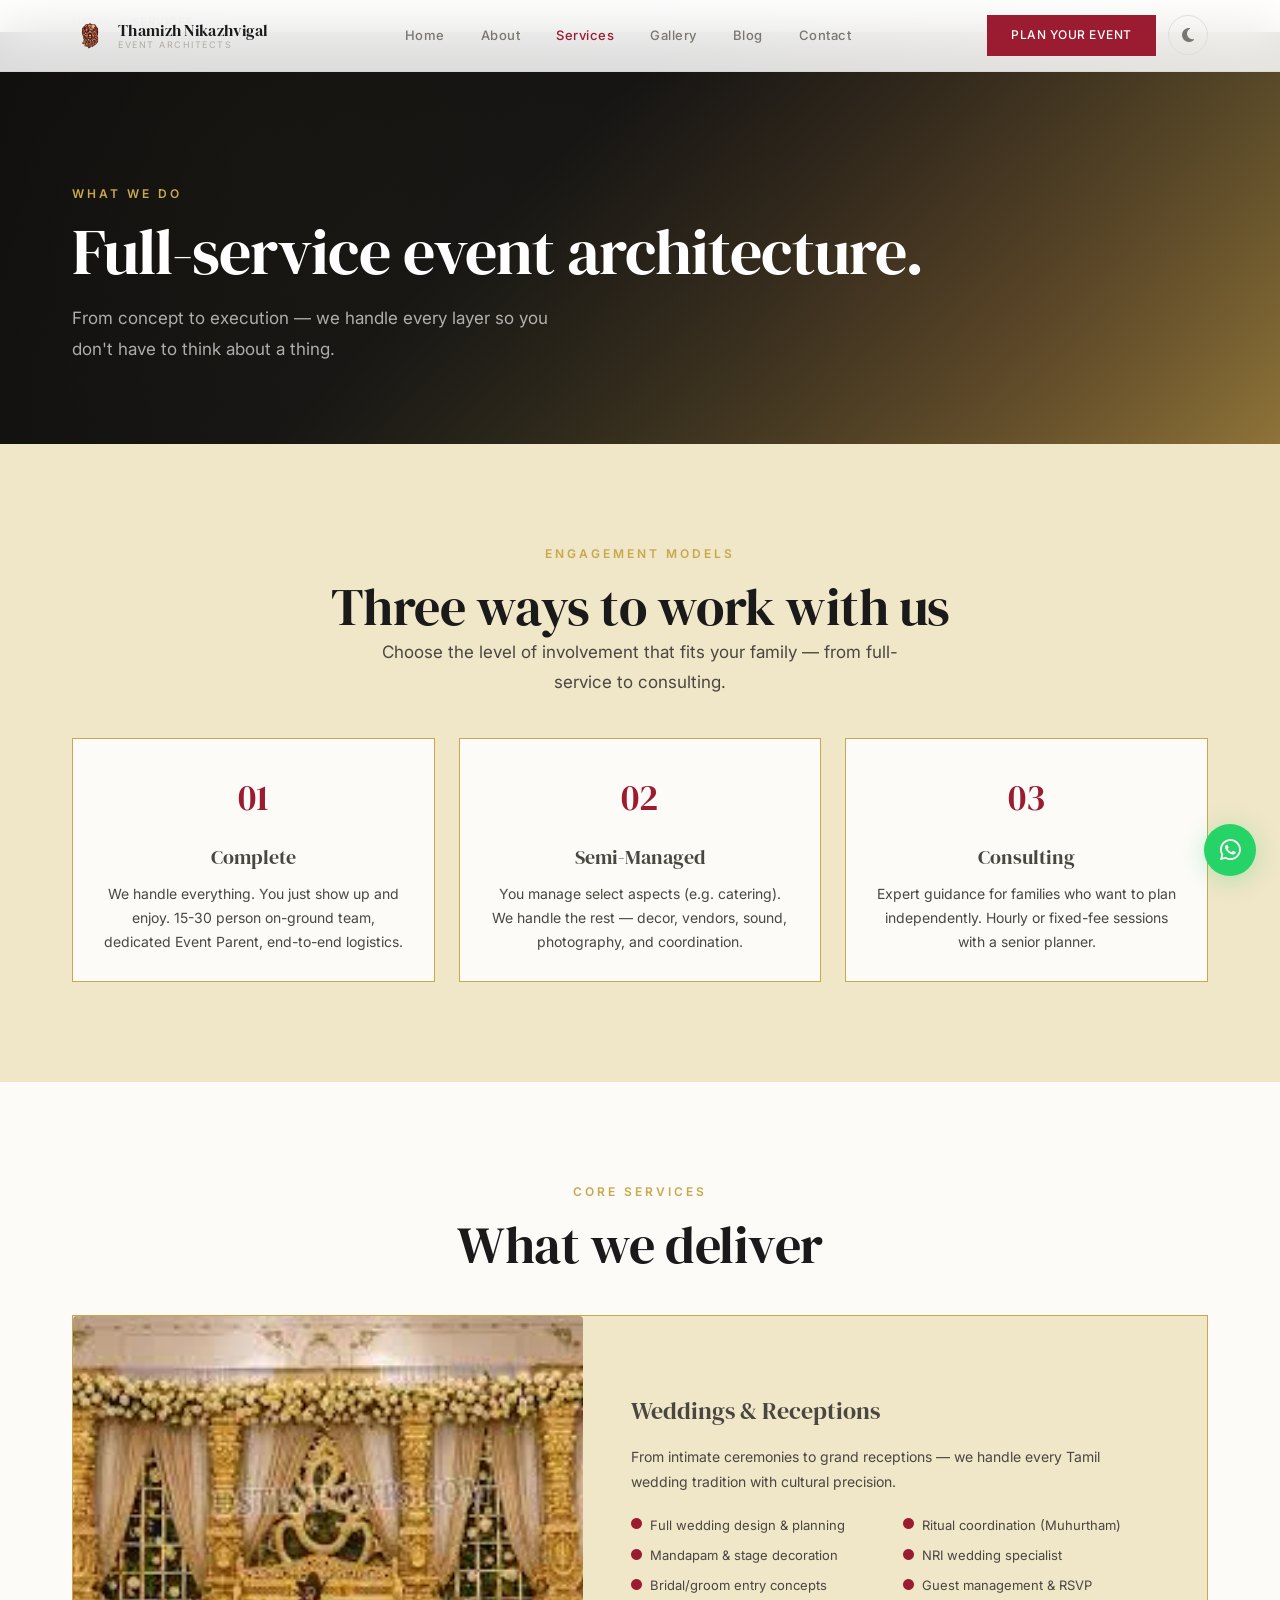
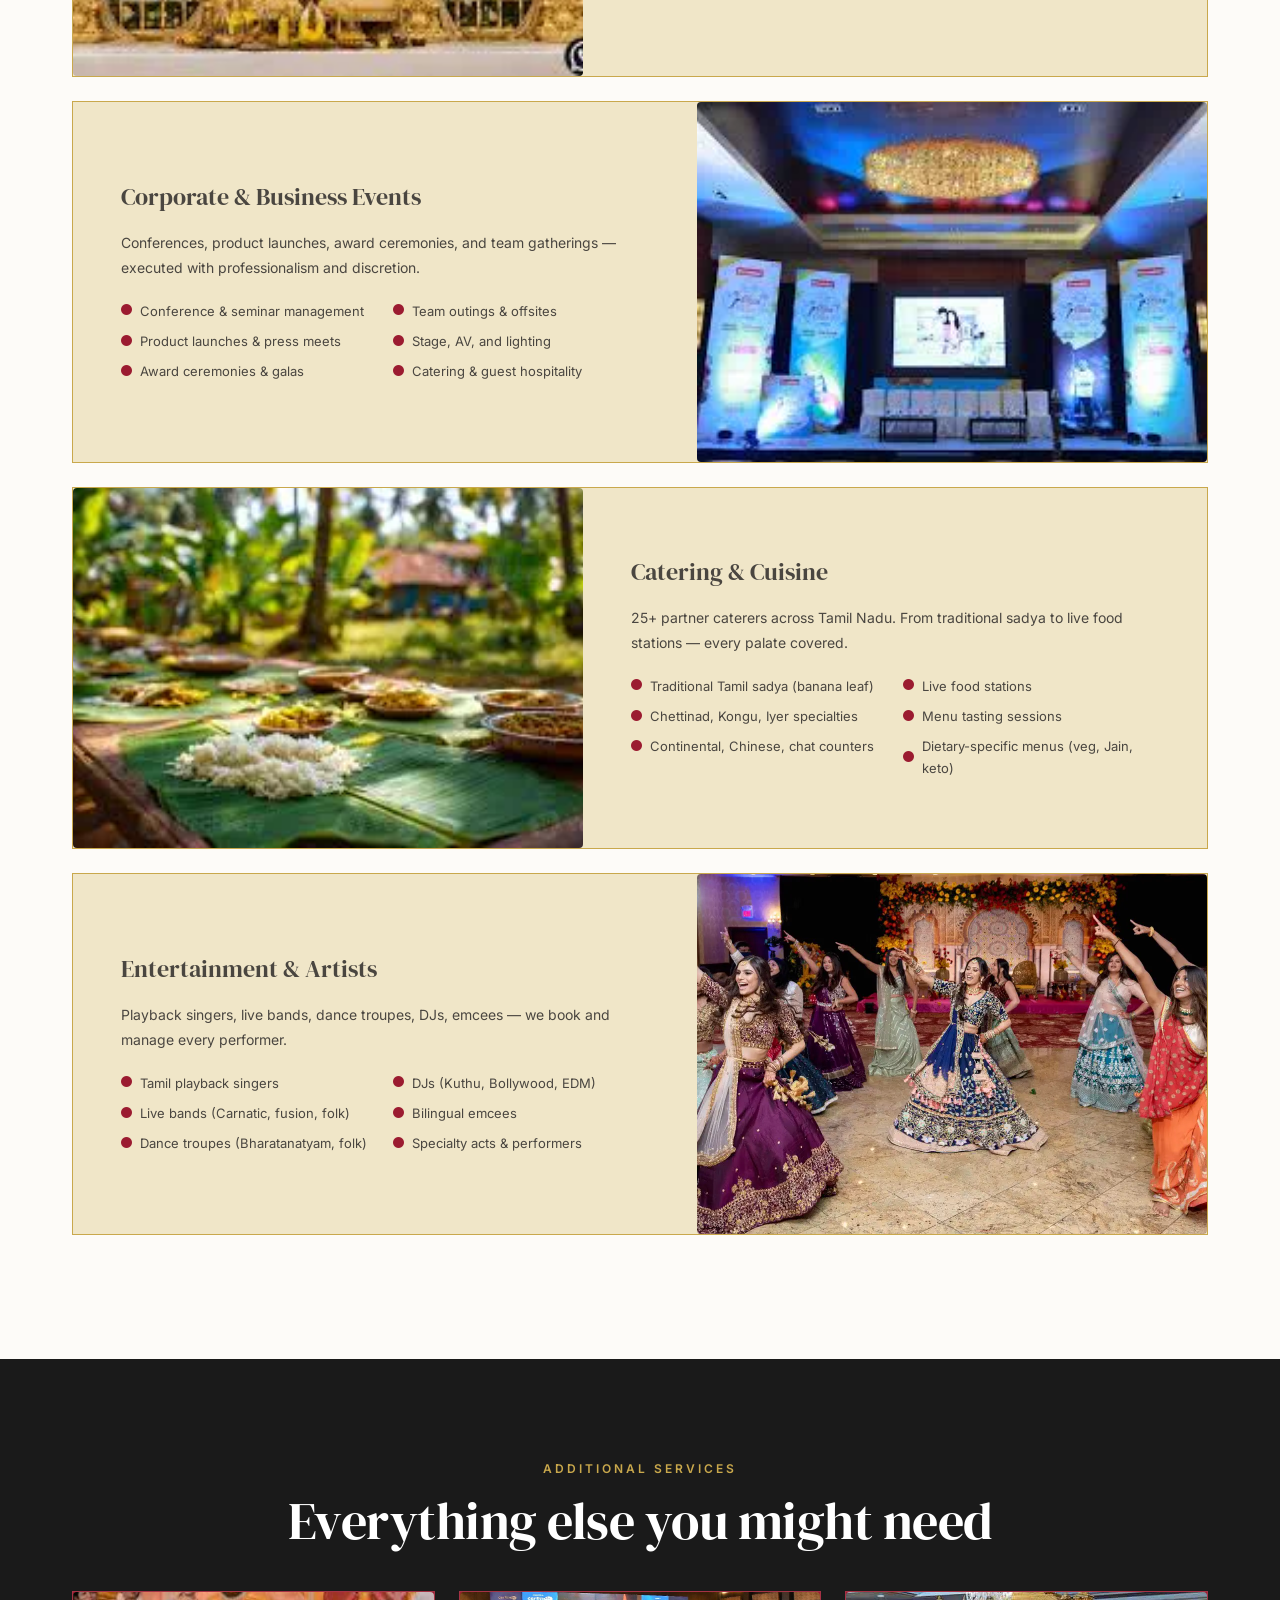
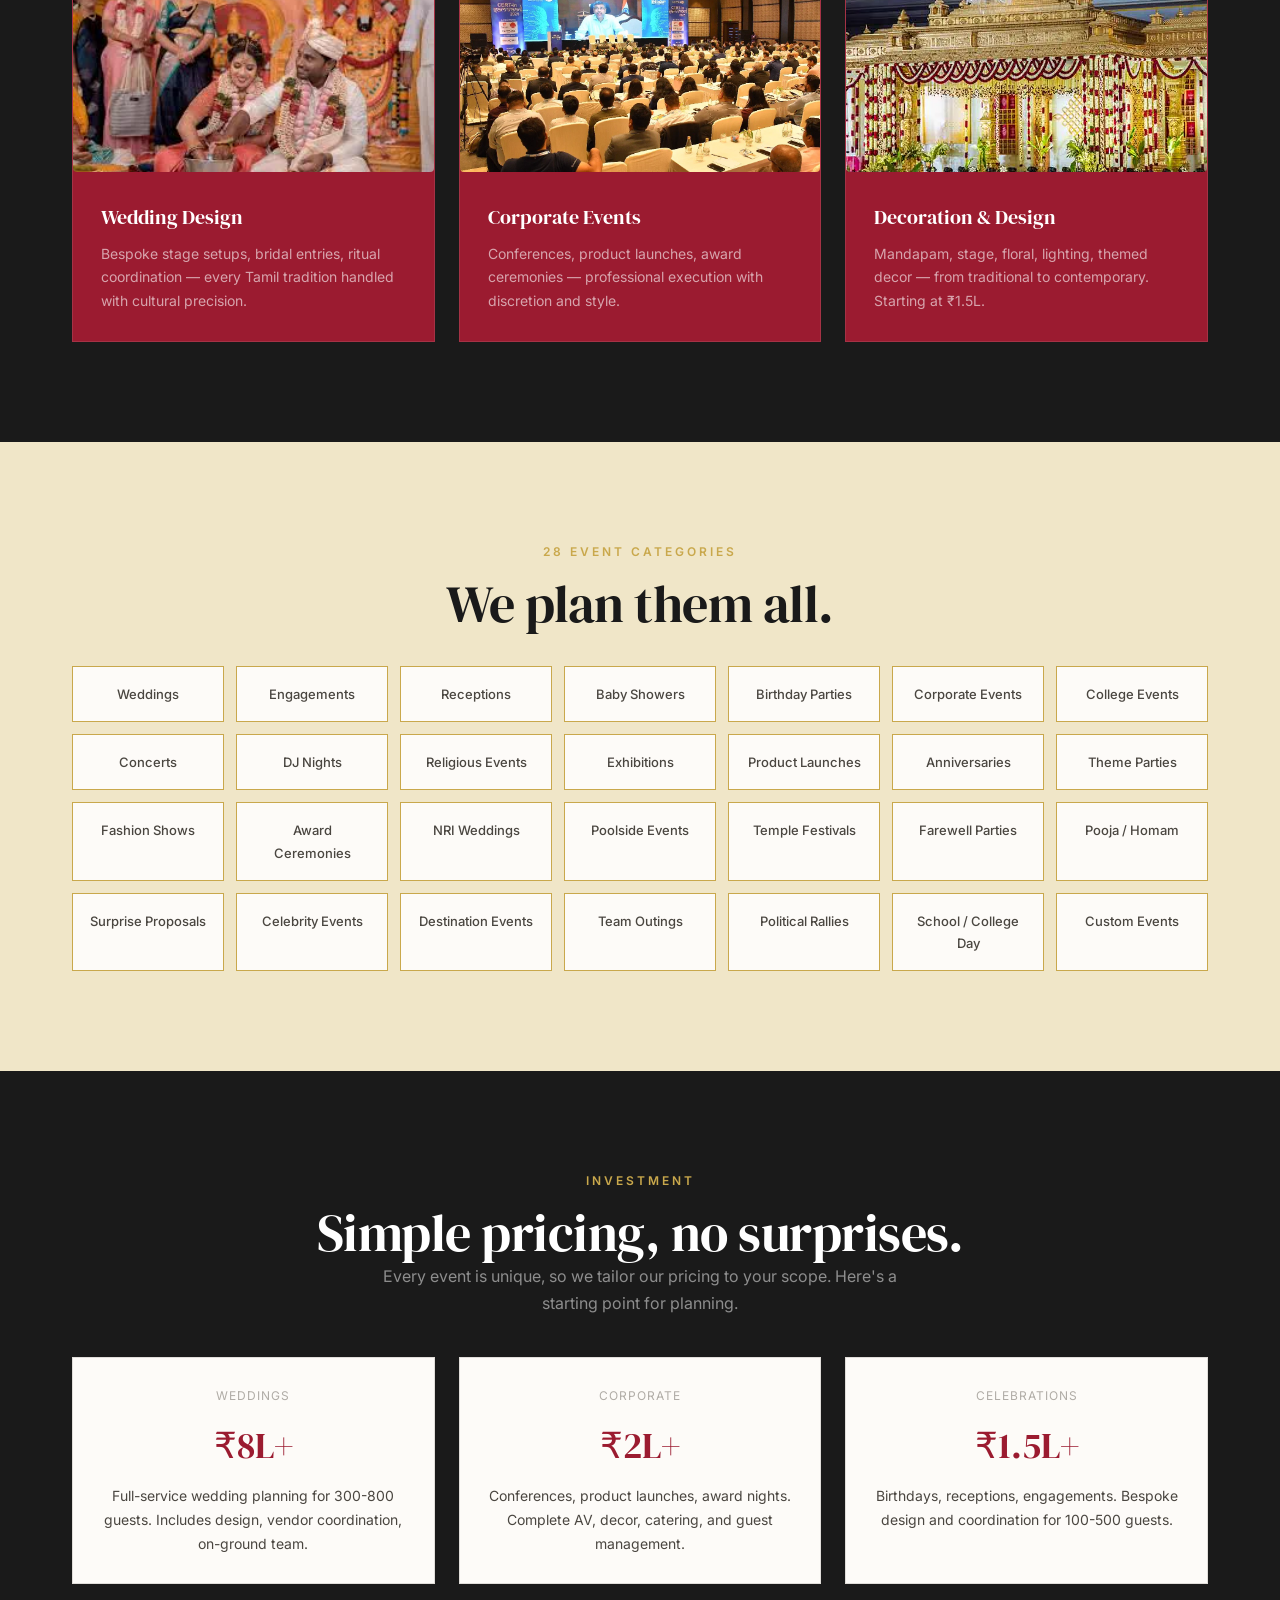
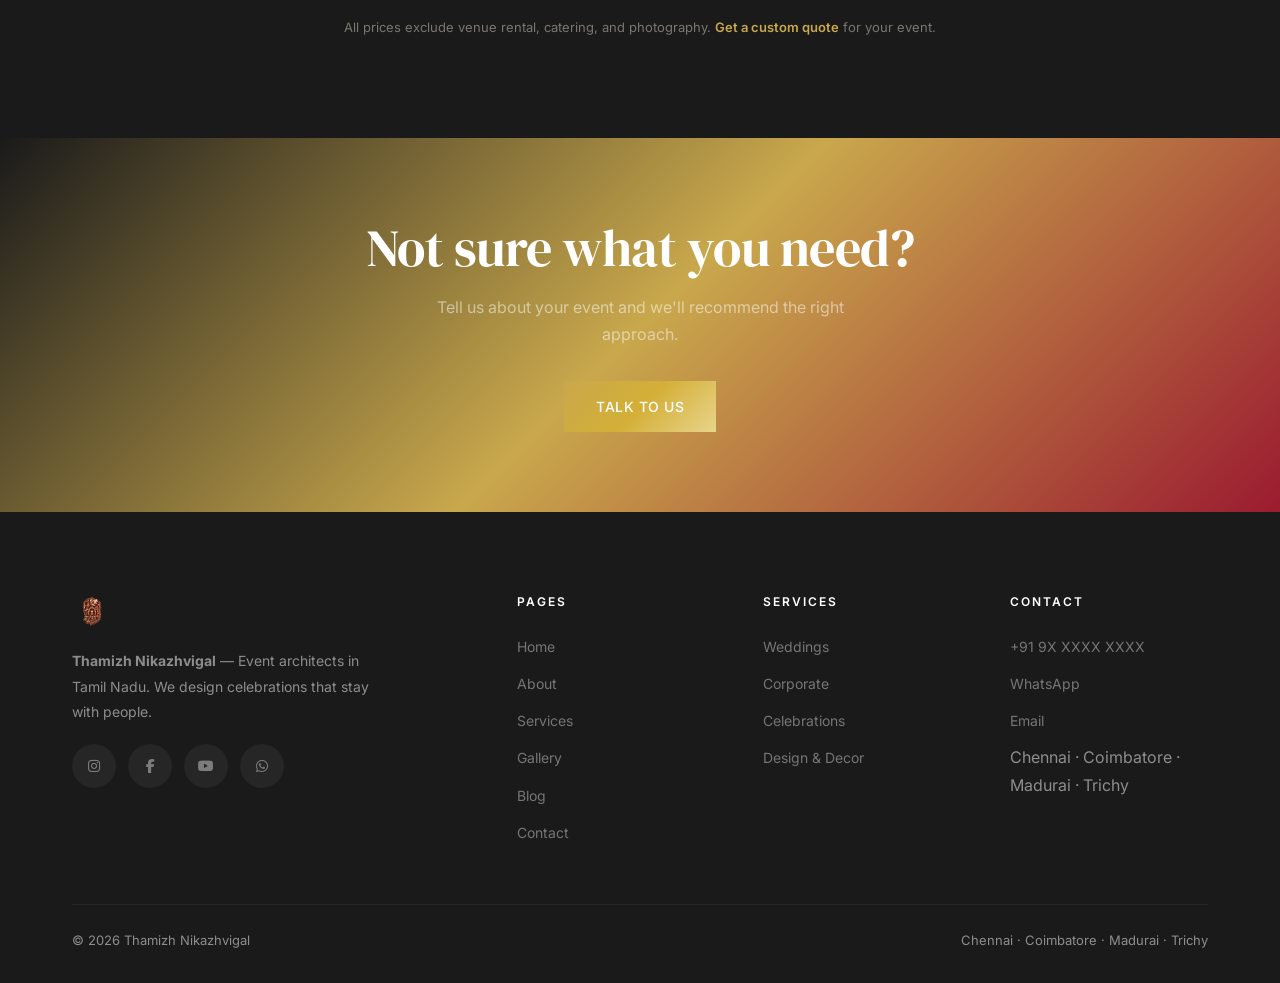
<file: services.html>
<!DOCTYPE html>
<html lang="en">
<head>
  <meta charset="UTF-8">
  <meta name="viewport" content="width=device-width, initial-scale=1.0">
  <title>Services — Thamizh Nikazhvigal</title>
  <meta name="description" content="Full-service event management in Tamil Nadu. Weddings, corporate events, celebrations, design, catering, and more.">
  <link rel="preconnect" href="https://fonts.googleapis.com">
  <link rel="preconnect" href="https://fonts.gstatic.com" crossorigin>
  <link href="https://fonts.googleapis.com/css2?family=DM+Serif+Display:ital@0;1&family=Inter:wght@300;400;500;600&display=swap" rel="stylesheet">
  <link rel="stylesheet" href="https://cdnjs.cloudflare.com/ajax/libs/font-awesome/6.5.0/css/all.min.css">
  <link rel="stylesheet" href="css/style.css">
  <link rel="icon" type="image/png" href="Logo No-Bg.png">
  <meta property="og:title" content="Services — Thamizh Nikazhvigal">
  <meta property="og:description" content="Full-service event management in Tamil Nadu. Weddings, corporate events, celebrations, design, catering, and more.">
  <meta property="og:url" content="https://thamizhnikazhvigal.com/services.html">
  <meta property="og:type" content="website">
  <meta property="og:image" content="https://thamizhnikazhvigal.com/Logo%20No-Bg.png">
  <meta name="twitter:card" content="summary_large_image">
  <link rel="canonical" href="https://thamizhnikazhvigal.com/services.html">
  <style>
    /* Hero */
    .services-hero {
      background: linear-gradient(135deg, #0d0d0d 0%, #1a1a1a 40%, #C9A84C 100%);
    }

    /* Core service cards */
    .service-card-lg {
      display: grid;
      grid-template-columns: 0.9fr 1.1fr;
      margin-bottom: 24px;
      background: var(--white);
      border: 1px solid var(--gray-200);
      transition: var(--transition);
    }
    .service-card-lg:hover {
      border-color: var(--gold);
      box-shadow: 0 8px 32px rgba(0,0,0,0.06);
    }
    .service-card-lg .img-wrap { height: 360px; overflow: hidden; }
    .service-card-lg .img-wrap img { width: 100%; height: 100%; object-fit: cover; transition: transform 1s ease; }
    .service-card-lg:hover .img-wrap img { transform: scale(1.04); }
    .service-card-lg .content {
      padding: 48px;
      display: flex;
      flex-direction: column;
      justify-content: center;
    }
    .service-card-lg .content h3 {
      font-family: var(--font-display);
      font-size: 24px;
      font-weight: 400;
      margin-bottom: 12px;
    }
    .service-card-lg .content p {
      font-size: 14px;
      color: var(--gray-400);
      line-height: 1.8;
      margin-bottom: 16px;
    }
    .service-card-lg .content ul {
      columns: 2;
      gap: 16px;
    }
    .service-card-lg .content ul li {
      font-size: 13px;
      color: var(--gray-500);
      padding: 4px 0;
      display: flex;
      align-items: center;
      gap: 8px;
    }
    .service-card-lg .content ul li i { color: var(--gold); font-size: 11px; }
    .service-card-lg:nth-child(even) .img-wrap { order: 1; }
    .service-card-lg:nth-child(even) { grid-template-columns: 1.1fr 0.9fr; }

    /* All services grid */
    .all-services-grid {
      display: grid;
      grid-template-columns: repeat(auto-fill, minmax(150px, 1fr));
      gap: 12px;
    }
    .all-services-grid span {
      padding: 16px;
      text-align: center;
      font-size: 13px;
      font-weight: 500;
      color: var(--gray-500);
      background: var(--cream);
      border: 1px solid var(--gold);
      transition: var(--transition);
    }
    .all-services-grid span:hover {
      color: var(--charcoal);
      transform: translateY(-2px);
      box-shadow: 0 4px 16px rgba(0,0,0,0.06);
    }

    /* Pricing grid */
    .pricing-grid {
      display: grid;
      grid-template-columns: repeat(3, 1fr);
      gap: 24px;
    }

    /* ----- RESPONSIVE ----- */
    @media (max-width: 1024px) {
      .service-card-lg .content { padding: 32px; }
      .service-card-lg .content ul { columns: 1; }
    }
    @media (max-width: 768px) {
      .services-hero h1 { font-size: 32px; }
      .services-hero p { font-size: 15px; }
      .service-card-lg { grid-template-columns: 1fr; }
      .service-card-lg:nth-child(even) { grid-template-columns: 1fr; }
      .service-card-lg .img-wrap { height: 200px; }
      .service-card-lg .content { padding: 24px; }
      .service-card-lg .content h3 { font-size: 20px; }
      .service-card-lg:nth-child(even) .img-wrap { order: 0; }
      .pricing-grid { grid-template-columns: 1fr; gap: 16px; }
      .all-services-grid { grid-template-columns: repeat(2, 1fr); gap: 8px; }
      .all-services-grid span { padding: 10px 8px; font-size: 12px; }
    }
    @media (max-width: 480px) {
      .all-services-grid { gap: 6px; }
      .all-services-grid span { padding: 8px 6px; font-size: 11px; }
      .service-card-lg .img-wrap { height: 160px; }
    }
  </style>
</head>
<body>

  <header class="header" id="header">
    <div class="header-inner">
      <a href="index.html" class="header-logo"><img src="Logo No-Bg.png" alt="Thamizh Nikazhvigal"><span class="header-logo-text"><span class="name">Thamizh Nikazhvigal</span><span class="tagline">Event Architects</span></span></a>
      <nav class="header-nav">
        <a href="index.html">Home</a>
        <a href="about.html">About</a>
        <a href="services.html" class="nav-active">Services</a>
        <a href="gallery.html">Gallery</a>
        <a href="blog.html">Blog</a>
        <a href="contact.html">Contact</a>
      </nav>
      <div class="header-actions">
        <a href="contact.html" class="btn btn-primary btn-sm">Plan Your Event</a>
        <button class="theme-toggle" id="themeToggle" aria-label="Toggle theme"><i class="fas fa-moon"></i></button>
        <button class="hamburger" id="hamburger" aria-label="Menu"><span></span><span></span><span></span></button>
      </div>
    </div>
  </header>

  <nav class="mobile-nav" id="mobileNav">
    <a href="index.html" style="display:flex;align-items:center;gap:8px;text-decoration:none;margin-bottom:24px;padding:0 8px;"><img src="Logo No-Bg.png" alt="" style="height:32px;width:auto;"><span style="font-family:var(--font-display);font-size:13px;color:var(--gold);">Thamizh Nikazhvigal</span></a>
    <div class="nav-links">
      <a href="index.html" class="nav-item"><i class="fas fa-home"></i> Home</a>
      <a href="about.html" class="nav-item"><i class="fas fa-users"></i> About</a>
      <a href="services.html" class="nav-item"><i class="fas fa-concierge-bell"></i> Services</a>
      <a href="gallery.html" class="nav-item"><i class="fas fa-images"></i> Gallery</a>
      <a href="blog.html" class="nav-item"><i class="fas fa-pen"></i> Blog</a>
      <a href="contact.html" class="nav-item"><i class="fas fa-envelope"></i> Contact</a>
    </div>
    <div class="mobile-actions">
      <a href="https://wa.me/919XXXXXXXXX" target="_blank" class="btn btn-premium"><i class="fab fa-whatsapp"></i> WhatsApp</a>
      <a href="contact.html" class="btn btn-crimson"><i class="fas fa-pen"></i> Get in Touch</a>
    </div>
  </nav>

  <div class="container"><div class="breadcrumbs"><a href="index.html">Home</a> <i class="fas fa-chevron-right"></i> <span>Services</span></div></div>

  <section class="page-hero services-hero">
    <div class="container">
      <div class="reveal">
        <div class="label" style="color:var(--gold);">What we do</div>
        <h1>Full-service event architecture.</h1>
        <p>From concept to execution — we handle every layer so you don't have to think about a thing.</p>
      </div>
    </div>
  </section>

  <!-- Engagement models -->
  <section class="section" style="background:var(--gold-light);">
    <div class="container">
      <div class="text-center reveal">
        <div class="label">Engagement models</div>
        <h2 class="section-title">Three ways to work with us</h2>
        <p class="section-subtitle mx-auto" style="color:var(--gray-500);">Choose the level of involvement that fits your family — from full-service to consulting.</p>
      </div>
      <div class="grid-3" style="margin-top:40px;">
        <div class="card reveal" style="background:var(--cream);border-color:var(--gold);">
          <div class="card-body" style="text-align:center;"><span style="font-size:36px;font-family:var(--font-display);color:var(--crimson);">01</span><h3 style="margin:12px 0 8px;">Complete</h3><p style="color:var(--gray-500);">We handle everything. You just show up and enjoy. 15-30 person on-ground team, dedicated Event Parent, end-to-end logistics.</p></div>
        </div>
        <div class="card reveal reveal-delay-1" style="background:var(--cream);border-color:var(--gold);">
          <div class="card-body" style="text-align:center;"><span style="font-size:36px;font-family:var(--font-display);color:var(--crimson);">02</span><h3 style="margin:12px 0 8px;">Semi-Managed</h3><p style="color:var(--gray-500);">You manage select aspects (e.g. catering). We handle the rest — decor, vendors, sound, photography, and coordination.</p></div>
        </div>
        <div class="card reveal reveal-delay-2" style="background:var(--cream);border-color:var(--gold);">
          <div class="card-body" style="text-align:center;"><span style="font-size:36px;font-family:var(--font-display);color:var(--crimson);">03</span><h3 style="margin:12px 0 8px;">Consulting</h3><p style="color:var(--gray-500);">Expert guidance for families who want to plan independently. Hourly or fixed-fee sessions with a senior planner.</p></div>
        </div>
      </div>
    </div>
  </section>

  <!-- Core services -->
  <section class="section" style="background:var(--cream);">
    <div class="container">
      <div class="text-center reveal">
        <div class="label">Core services</div>
        <h2 class="section-title">What we deliver</h2>
      </div>
    </div>
    <div style="margin-top:40px;">
      <div class="container">
        <div class="service-card-lg reveal" style="background:var(--gold-light);border-color:var(--gold);">
          <div class="img-wrap"><img src="Assets/Decorated wedding stage.webp" alt="Wedding stage" loading="lazy"></div>
          <div class="content">
            <h3>Weddings & Receptions</h3>
            <p style="color:var(--gray-500);">From intimate ceremonies to grand receptions — we handle every Tamil wedding tradition with cultural precision.</p>
            <ul>
              <li><i class="fas fa-circle" style="color:var(--crimson);"></i> Full wedding design & planning</li>
              <li><i class="fas fa-circle" style="color:var(--crimson);"></i> Mandapam & stage decoration</li>
              <li><i class="fas fa-circle" style="color:var(--crimson);"></i> Bridal/groom entry concepts</li>
              <li><i class="fas fa-circle" style="color:var(--crimson);"></i> Ritual coordination (Muhurtham)</li>
              <li><i class="fas fa-circle" style="color:var(--crimson);"></i> NRI wedding specialist</li>
              <li><i class="fas fa-circle" style="color:var(--crimson);"></i> Guest management & RSVP</li>
            </ul>
          </div>
        </div>
        <div class="service-card-lg reveal" style="background:var(--gold-light);border-color:var(--gold);">
          <div class="content">
            <h3>Corporate & Business Events</h3>
            <p style="color:var(--gray-500);">Conferences, product launches, award ceremonies, and team gatherings — executed with professionalism and discretion.</p>
            <ul>
              <li><i class="fas fa-circle" style="color:var(--crimson);"></i> Conference & seminar management</li>
              <li><i class="fas fa-circle" style="color:var(--crimson);"></i> Product launches & press meets</li>
              <li><i class="fas fa-circle" style="color:var(--crimson);"></i> Award ceremonies & galas</li>
              <li><i class="fas fa-circle" style="color:var(--crimson);"></i> Team outings & offsites</li>
              <li><i class="fas fa-circle" style="color:var(--crimson);"></i> Stage, AV, and lighting</li>
              <li><i class="fas fa-circle" style="color:var(--crimson);"></i> Catering & guest hospitality</li>
            </ul>
          </div>
          <div class="img-wrap"><img src="Assets/corporate event setup.webp" alt="Corporate event" loading="lazy"></div>
        </div>
        <div class="service-card-lg reveal" style="background:var(--gold-light);border-color:var(--gold);">
          <div class="img-wrap"><img src="Assets/Traditional food on banana leaf.webp" alt="Traditional food" loading="lazy"></div>
          <div class="content">
            <h3>Catering & Cuisine</h3>
            <p style="color:var(--gray-500);">25+ partner caterers across Tamil Nadu. From traditional sadya to live food stations — every palate covered.</p>
            <ul>
              <li><i class="fas fa-circle" style="color:var(--crimson);"></i> Traditional Tamil sadya (banana leaf)</li>
              <li><i class="fas fa-circle" style="color:var(--crimson);"></i> Chettinad, Kongu, Iyer specialties</li>
              <li><i class="fas fa-circle" style="color:var(--crimson);"></i> Continental, Chinese, chat counters</li>
              <li><i class="fas fa-circle" style="color:var(--crimson);"></i> Live food stations</li>
              <li><i class="fas fa-circle" style="color:var(--crimson);"></i> Menu tasting sessions</li>
              <li><i class="fas fa-circle" style="color:var(--crimson);"></i> Dietary-specific menus (veg, Jain, keto)</li>
            </ul>
          </div>
        </div>
        <div class="service-card-lg reveal" style="background:var(--gold-light);border-color:var(--gold);">
          <div class="content">
            <h3>Entertainment & Artists</h3>
            <p style="color:var(--gray-500);">Playback singers, live bands, dance troupes, DJs, emcees — we book and manage every performer.</p>
            <ul>
              <li><i class="fas fa-circle" style="color:var(--crimson);"></i> Tamil playback singers</li>
              <li><i class="fas fa-circle" style="color:var(--crimson);"></i> Live bands (Carnatic, fusion, folk)</li>
              <li><i class="fas fa-circle" style="color:var(--crimson);"></i> Dance troupes (Bharatanatyam, folk)</li>
              <li><i class="fas fa-circle" style="color:var(--crimson);"></i> DJs (Kuthu, Bollywood, EDM)</li>
              <li><i class="fas fa-circle" style="color:var(--crimson);"></i> Bilingual emcees</li>
              <li><i class="fas fa-circle" style="color:var(--crimson);"></i> Specialty acts & performers</li>
            </ul>
          </div>
          <div class="img-wrap"><img src="Assets/Live performance  dancer.webp" alt="Live performance" loading="lazy"></div>
        </div>
      </div>
    </div>
  </section>

  <!-- Additional services -->
  <section class="section" style="background:var(--charcoal);">
    <div class="container">
      <div class="text-center reveal">
        <div class="label" style="color:var(--gold);">Additional services</div>
        <h2 class="section-title" style="color:var(--white);">Everything else you might need</h2>
      </div>
      <div class="grid-3" style="margin-top:40px;">
        <div class="card reveal" style="background:var(--crimson);border-color:rgba(255,255,255,0.1);">
          <div class="img-wrap" style="height:180px;"><img src="Assets/Couple at wedding ceremony.webp" alt="Wedding couple" loading="lazy" style="width:100%;height:100%;object-fit:cover;"></div>
          <div class="card-body"><h3 style="color:var(--white);">Wedding Design</h3><p style="color:rgba(255,255,255,0.6);">Bespoke stage setups, bridal entries, ritual coordination — every Tamil tradition handled with cultural precision.</p></div>
        </div>
        <div class="card reveal reveal-delay-1" style="background:var(--crimson);border-color:rgba(255,255,255,0.1);">
          <div class="img-wrap" style="height:180px;"><img src="Assets/Corporate conference.webp" alt="Corporate conference" loading="lazy" style="width:100%;height:100%;object-fit:cover;"></div>
          <div class="card-body"><h3 style="color:var(--white);">Corporate Events</h3><p style="color:rgba(255,255,255,0.6);">Conferences, product launches, award ceremonies — professional execution with discretion and style.</p></div>
        </div>
        <div class="card reveal reveal-delay-2" style="background:var(--crimson);border-color:rgba(255,255,255,0.1);">
          <div class="img-wrap" style="height:180px;"><img src="Assets/Mandapam decoration.webp" alt="Mandapam decor" loading="lazy" style="width:100%;height:100%;object-fit:cover;"></div>
          <div class="card-body"><h3 style="color:var(--white);">Decoration & Design</h3><p style="color:rgba(255,255,255,0.6);">Mandapam, stage, floral, lighting, themed decor — from traditional to contemporary. Starting at ₹1.5L.</p></div>
        </div>
      </div>
    </div>
  </section>

  <!-- 28 event categories -->
  <section class="section" style="background:var(--gold-light);">
    <div class="container">
      <div class="text-center reveal">
        <div class="label">28 event categories</div>
        <h2 class="section-title">We plan them all.</h2>
      </div>
      <div class="all-services-grid" style="margin-top:32px;">
        <span class="reveal">Weddings</span>
        <span class="reveal reveal-delay-1">Engagements</span>
        <span class="reveal reveal-delay-1">Receptions</span>
        <span class="reveal reveal-delay-2">Baby Showers</span>
        <span class="reveal reveal-delay-2">Birthday Parties</span>
        <span class="reveal reveal-delay-3">Corporate Events</span>
        <span class="reveal">College Events</span>
        <span class="reveal reveal-delay-1">Concerts</span>
        <span class="reveal reveal-delay-1">DJ Nights</span>
        <span class="reveal reveal-delay-2">Religious Events</span>
        <span class="reveal reveal-delay-2">Exhibitions</span>
        <span class="reveal reveal-delay-3">Product Launches</span>
        <span class="reveal">Anniversaries</span>
        <span class="reveal reveal-delay-1">Theme Parties</span>
        <span class="reveal reveal-delay-1">Fashion Shows</span>
        <span class="reveal reveal-delay-2">Award Ceremonies</span>
        <span class="reveal reveal-delay-2">NRI Weddings</span>
        <span class="reveal reveal-delay-3">Poolside Events</span>
        <span class="reveal">Temple Festivals</span>
        <span class="reveal reveal-delay-1">Farewell Parties</span>
        <span class="reveal reveal-delay-1">Pooja / Homam</span>
        <span class="reveal reveal-delay-2">Surprise Proposals</span>
        <span class="reveal reveal-delay-2">Celebrity Events</span>
        <span class="reveal reveal-delay-3">Destination Events</span>
        <span class="reveal">Team Outings</span>
        <span class="reveal reveal-delay-1">Political Rallies</span>
        <span class="reveal reveal-delay-1">School / College Day</span>
        <span class="reveal reveal-delay-2">Custom Events</span>
      </div>
    </div>
  </section>

  <!-- Pricing -->
  <section class="section" style="background:var(--charcoal);">
    <div class="container">
      <div class="text-center reveal">
        <div class="label" style="color:var(--gold);">Investment</div>
        <h2 class="section-title" style="color:var(--white);">Simple pricing, no surprises.</h2>
        <p style="color:rgba(255,255,255,0.5);max-width:560px;margin:0 auto;">Every event is unique, so we tailor our pricing to your scope. Here's a starting point for planning.</p>
      </div>
      <div class="pricing-grid" style="margin-top:40px;">
        <div class="card reveal" style="background:var(--cream);border-color:var(--gray-200);text-align:center;">
          <div class="card-body">
            <div style="font-size:12px;text-transform:uppercase;letter-spacing:1px;color:var(--gray-300);margin-bottom:8px;">Weddings</div>
            <div style="font-family:var(--font-display);font-size:36px;color:var(--crimson);margin:8px 0;">₹8L+</div>
            <p style="color:var(--gray-500);font-size:14px;">Full-service wedding planning for 300-800 guests. Includes design, vendor coordination, on-ground team.</p>
          </div>
        </div>
        <div class="card reveal reveal-delay-1" style="background:var(--cream);border-color:var(--gray-200);text-align:center;">
          <div class="card-body">
            <div style="font-size:12px;text-transform:uppercase;letter-spacing:1px;color:var(--gray-300);margin-bottom:8px;">Corporate</div>
            <div style="font-family:var(--font-display);font-size:36px;color:var(--crimson);margin:8px 0;">₹2L+</div>
            <p style="color:var(--gray-500);font-size:14px;">Conferences, product launches, award nights. Complete AV, decor, catering, and guest management.</p>
          </div>
        </div>
        <div class="card reveal reveal-delay-2" style="background:var(--cream);border-color:var(--gray-200);text-align:center;">
          <div class="card-body">
            <div style="font-size:12px;text-transform:uppercase;letter-spacing:1px;color:var(--gray-300);margin-bottom:8px;">Celebrations</div>
            <div style="font-family:var(--font-display);font-size:36px;color:var(--crimson);margin:8px 0;">₹1.5L+</div>
            <p style="color:var(--gray-500);font-size:14px;">Birthdays, receptions, engagements. Bespoke design and coordination for 100-500 guests.</p>
          </div>
        </div>
      </div>
      <div class="text-center reveal" style="margin-top:32px;">
        <p style="color:var(--gray-400);font-size:13px;">All prices exclude venue rental, catering, and photography. <a href="contact.html" style="color:var(--gold);font-weight:600;">Get a custom quote</a> for your event.</p>
      </div>
    </div>
  </section>

  <!-- CTA -->
  <section class="section-premium-gold" style="padding:80px 0;text-align:center;">
    <div class="container reveal">
      <h2 class="section-title" style="color:var(--white);">Not sure what you need?</h2>
      <p style="color:rgba(255,255,255,0.5);margin:16px 0 32px;max-width:480px;margin-left:auto;margin-right:auto;">Tell us about your event and we'll recommend the right approach.</p>
      <a href="contact.html" class="btn btn-premium">Talk to Us</a>
    </div>
  </section>

  <footer class="footer">
    <div class="container">
      <div class="footer-grid">
        <div class="footer-brand">
          <img src="Logo No-Bg.png" alt="Thamizh Nikazhvigal">
          <p><strong>Thamizh Nikazhvigal</strong> — Event architects in Tamil Nadu. We design celebrations that stay with people.</p>
          <div class="footer-social">
            <a href="#" aria-label="Instagram"><i class="fab fa-instagram"></i></a>
            <a href="#" aria-label="Facebook"><i class="fab fa-facebook-f"></i></a>
            <a href="#" aria-label="YouTube"><i class="fab fa-youtube"></i></a>
            <a href="#" aria-label="WhatsApp"><i class="fab fa-whatsapp"></i></a>
          </div>
        </div>
        <div>
          <h5>Pages</h5>
          <ul>
            <li><a href="index.html">Home</a></li>
            <li><a href="about.html">About</a></li>
            <li><a href="services.html">Services</a></li>
            <li><a href="gallery.html">Gallery</a></li>
            <li><a href="blog.html">Blog</a></li>
            <li><a href="contact.html">Contact</a></li>
          </ul>
        </div>
        <div>
          <h5>Services</h5>
          <ul>
            <li><a href="services.html">Weddings</a></li>
            <li><a href="services.html">Corporate</a></li>
            <li><a href="services.html">Celebrations</a></li>
            <li><a href="services.html">Design & Decor</a></li>
          </ul>
        </div>
        <div>
          <h5>Contact</h5>
          <ul>
            <li><a href="tel:+919XXXXXXXXX">+91 9X XXXX XXXX</a></li>
            <li><a href="https://wa.me/919XXXXXXXXX">WhatsApp</a></li>
            <li><a href="mailto:hello@thamizhnikazhvigal.com">Email</a></li>
            <li>Chennai · Coimbatore · Madurai · Trichy</li>
          </ul>
        </div>
      </div>
      <div class="footer-bottom">
        <span>&copy; 2026 Thamizh Nikazhvigal</span>
        <span>Chennai · Coimbatore · Madurai · Trichy</span>
      </div>
    </div>
  </footer>

  <a href="https://wa.me/919XXXXXXXXX" target="_blank" class="sticky-wa" aria-label="WhatsApp"><i class="fab fa-whatsapp"></i></a>
  <div class="mobile-bar">
    <a href="tel:+919XXXXXXXXX" class="call"><i class="fas fa-phone"></i> Call</a>
    <a href="https://wa.me/919XXXXXXXXX" target="_blank" class="wa"><i class="fab fa-whatsapp"></i> WhatsApp</a>
    <a href="contact.html" class="quote"><i class="fas fa-pen"></i> Inquiry</a>
  </div>

  <button class="back-to-top" id="backToTop" aria-label="Back to top"><i class="fas fa-arrow-up"></i></button>
  <script src="js/script.js"></script>
</body>
</html>
</file>
<file: css/style.css>
/* =========================================
   Thamizh Nikazhvigal — Premium Stylesheet
   Design: Minimal, editorial, modern
   ========================================= */

:root {
  --black: #0D0D0D;
  --charcoal: #1A1A1A;
  --dark: #222222;
  --crimson: #9B1B30;
  --crimson-dark: #7A0E1E;
  --crimson-light: #C41E3A;
  --gold: #C9A84C;
  --gold-bright: #D4AF37;
  --gold-light: #F0E6C8;
  --cream: #FDFBF8;
  --warm-beige: #F5F0EB;
  --white: #FFFFFF;
  --gray-100: #F0F0F0;
  --gray-200: #E0DDD9;
  --gray-300: #B0ACA6;
  --gray-400: #7A7670;
  --gray-500: #4A4640;
  --gray-600: #2A2620;
  --font-display: 'DM Serif Display', 'Playfair Display', Georgia, serif;
  --font-body: 'Inter', -apple-system, BlinkMacSystemFont, sans-serif;
  --max-width: 1200px;
  --header-h: 72px;
  --transition: 0.5s cubic-bezier(0.22, 1, 0.36, 1);
  --glass-bg: rgba(255,255,255,0.08);
  --glass-border: rgba(255,255,255,0.12);
  --glass-shadow: 0 8px 32px rgba(0,0,0,0.12);
  --gold-gradient: linear-gradient(135deg, #C9A84C 0%, #D4AF37 50%, #E8D48B 100%);
  --crimson-gradient: linear-gradient(135deg, #9B1B30 0%, #C41E3A 100%);
  --dark-gradient: linear-gradient(135deg, #0D0D0D 0%, #1A1A1A 50%, #9B1B30 100%);
  --hero-gradient: linear-gradient(135deg, #0D0D0D 0%, #7A0E1E 40%, #C9A84C 100%);
  --warm-gradient: linear-gradient(135deg, #FDFBF8 0%, #F0E6C8 100%);
  --section-divider-height: 60px;
}

/* Reset */
*, *::before, *::after { margin: 0; padding: 0; box-sizing: border-box; }
html { scroll-behavior: smooth; -webkit-font-smoothing: antialiased; overflow-x: hidden; width: 100%; }
body {
  font-family: var(--font-body);
  color: var(--gray-500);
  background: var(--cream);
  line-height: 1.7;
  overflow-x: hidden;
  width: 100%;
  overflow-wrap: break-word;
  word-break: break-word;
}
img { max-width: 100%; height: auto; display: block; }
a { text-decoration: none; color: inherit; }
ul { list-style: none; }

/* Container */
.container { max-width: var(--max-width); margin: 0 auto; padding: 0 32px; }
@media (max-width: 768px) { .container { padding: 0 20px; } }

/* Typography */
.display-heading {
  font-family: var(--font-display);
  font-size: clamp(40px, 7vw, 80px);
  line-height: 1.08;
  color: var(--charcoal);
  font-weight: 400;
  letter-spacing: -1.5px;
}
.section-title {
  font-family: var(--font-display);
  font-size: clamp(32px, 5vw, 52px);
  line-height: 1.15;
  color: var(--charcoal);
  font-weight: 400;
  letter-spacing: -0.5px;
}
.section-subtitle {
  font-size: 17px;
  color: var(--gray-400);
  line-height: 1.8;
  max-width: 560px;
}
.label {
  font-size: 12px;
  letter-spacing: 3px;
  text-transform: uppercase;
  color: var(--gold);
  font-weight: 600;
  margin-bottom: 12px;
}
.text-center { text-align: center; }
.mx-auto { margin-left: auto; margin-right: auto; }

/* Buttons */
.btn {
  display: inline-flex;
  align-items: center;
  gap: 10px;
  padding: 14px 32px;
  border-radius: 0;
  font-weight: 500;
  font-size: 14px;
  border: none;
  cursor: pointer;
  transition: var(--transition);
  font-family: var(--font-body);
  letter-spacing: 0.5px;
  text-transform: uppercase;
}
.btn-primary {
  background: var(--crimson);
  color: var(--white);
}
.btn-primary:hover {
  background: var(--crimson-dark);
  transform: translateY(-2px);
  box-shadow: 0 8px 24px rgba(155,27,48,0.25);
}
.btn-outline {
  background: transparent;
  color: var(--charcoal);
  border: 1.5px solid var(--charcoal);
}
.btn-outline:hover {
  background: var(--crimson);
  border-color: var(--crimson);
  color: var(--white);
}
.btn-light {
  background: var(--white);
  color: var(--charcoal);
}
.btn-light:hover {
  background: var(--warm-beige);
  transform: translateY(-2px);
}
.btn-sm { padding: 10px 24px; font-size: 12px; }
.btn-wa {
  background: #25D366;
  color: var(--white);
}
.btn-wa:hover {
  background: #1DA851;
  transform: translateY(-2px);
}

/* Header */
.header {
  position: fixed;
  top: 0; left: 0; right: 0;
  z-index: 1000;
  height: var(--header-h);
  background: rgba(255,255,255,0.85);
  backdrop-filter: blur(24px);
  -webkit-backdrop-filter: blur(24px);
  border-bottom: 1px solid rgba(0,0,0,0.04);
  transition: var(--transition);
}
.header.dark { background: rgba(13,13,13,0.9); border-color: rgba(255,255,255,0.05); }
.header-inner {
  max-width: var(--max-width);
  margin: 0 auto;
  padding: 0 32px;
  height: 100%;
  display: flex;
  align-items: center;
  justify-content: space-between;
}
@media (max-width: 768px) { .header-inner { padding: 0 20px; } }
.header-logo { display: flex; align-items: center; gap: 10px; text-decoration: none; }
.header-logo img { height: 36px; width: auto; }
.header-logo-text { display: flex; flex-direction: column; line-height: 1.2; }
.header-logo-text .name { font-family: var(--font-display); font-size: 16px; color: var(--charcoal); letter-spacing: 0.3px; font-weight: 400; }
.header-logo-text .tagline { font-size: 9px; color: var(--gray-300); text-transform: uppercase; letter-spacing: 1.5px; }
.header.dark .header-logo-text .name { color: var(--white); }
.header.dark .header-logo-text .tagline { color: var(--gray-400); }
@media (max-width: 480px) {
  .header-logo img { height: 28px; }
  .header-logo-text .name { font-size: 13px; }
  .header-logo-text .tagline { font-size: 7px; letter-spacing: 1px; }
}
.header-nav { display: flex; align-items: center; gap: 36px; }
.header-nav a {
  font-size: 13px;
  font-weight: 500;
  color: var(--gray-400);
  letter-spacing: 0.5px;
  transition: var(--transition);
  position: relative;
  padding: 4px 0;
}
.header-nav a::after {
  content: '';
  position: absolute;
  bottom: 0; left: 0;
  width: 0; height: 1.5px;
  background: var(--crimson);
  transition: var(--transition);
}
.header-nav a:hover { color: var(--charcoal); }
.header-nav a:hover::after { width: 100%; }
.header.dark .header-nav a { color: var(--gray-300); }
.header.dark .header-nav a:hover { color: var(--white); }
.header.dark .header-nav a::after { background: var(--white); }
.header-actions { display: flex; align-items: center; gap: 12px; }
.nav-active { color: var(--crimson) !important; }
.header.dark .nav-active { color: var(--gold) !important; }

/* Hamburger */
.hamburger {
  display: none;
  flex-direction: column;
  gap: 5px;
  cursor: pointer;
  background: none;
  border: none;
  padding: 8px;
}
.hamburger span {
  width: 26px; height: 1.5px;
  background: var(--charcoal);
  transition: var(--transition);
  border-radius: 2px;
}
.header.dark .hamburger span { background: var(--white); }
.hamburger.active span:nth-child(1) { transform: rotate(45deg) translate(5px, 5px); }
.hamburger.active span:nth-child(2) { opacity: 0; }
.hamburger.active span:nth-child(3) { transform: rotate(-45deg) translate(5px, -5px); }

/* Mobile Nav */
.mobile-nav {
  display: none;
  position: fixed;
  top: 0; left: 0; right: 0;
  bottom: 0;
  background: rgba(13,13,13,0.97);
  backdrop-filter: blur(32px);
  -webkit-backdrop-filter: blur(32px);
  padding: 100px 32px 40px;
  z-index: 999;
  flex-direction: column;
  transform: translateX(100%);
  transition: transform 0.5s cubic-bezier(0.22, 1, 0.36, 1);
}
.mobile-nav.open { display: flex; transform: translateX(0); }
.mobile-nav .nav-logo {
  position: absolute;
  top: 20px; left: 32px;
  height: 32px;
  opacity: 0.5;
}
.mobile-nav .nav-links { flex: 1; display: flex; flex-direction: column; justify-content: center; gap: 4px; }
.mobile-nav a.nav-item {
  display: flex;
  align-items: center;
  gap: 18px;
  color: rgba(255,255,255,0.3);
  font-size: 20px;
  padding: 16px 20px;
  font-weight: 400;
  transition: all 0.4s ease;
  font-family: var(--font-display);
  border: none;
  border-radius: 4px;
  position: relative;
}
.mobile-nav a.nav-item i {
  width: 28px;
  text-align: center;
  font-size: 16px;
  color: var(--gold);
  opacity: 0.5;
  transition: var(--transition);
}
.mobile-nav a.nav-item:hover,
.mobile-nav a.nav-item:active {
  color: var(--white);
  background: rgba(201,168,76,0.08);
  padding-left: 28px;
}
.mobile-nav a.nav-item:hover i,
.mobile-nav a.nav-item:active i { opacity: 1; }
.mobile-nav a.nav-item::after {
  content: '';
  position: absolute;
  bottom: 4px; left: 50%;
  transform: translateX(-50%);
  width: 0;
  height: 1px;
  background: var(--gold-gradient);
  transition: var(--transition);
}
.mobile-nav a.nav-item:hover::after { width: 60%; }
.mobile-nav .mobile-actions {
  margin-top: 20px;
  display: flex;
  flex-direction: column;
  gap: 12px;
  padding-top: 24px;
  border-top: 1px solid rgba(255,255,255,0.06);
}
.mobile-nav .mobile-actions .btn {
  justify-content: center;
  padding: 16px;
  font-size: 13px;
  letter-spacing: 1px;
}
.mobile-nav .mobile-actions .btn i { font-size: 15px; }

/* Page Hero */
.page-hero {
  padding-top: calc(var(--header-h) + 80px);
  padding-bottom: 80px;
  background: var(--charcoal);
  color: var(--white);
  position: relative;
  overflow: hidden;
}
.page-hero::after {
  content: '';
  position: absolute;
  inset: 0;
  background: linear-gradient(135deg, rgba(13,13,13,0.7) 0%, rgba(13,13,13,0.3) 100%);
  z-index: 1;
}
.page-hero .container { position: relative; z-index: 2; }

/* Creative hero overlay pattern */
.page-hero::before {
  content: '';
  position: absolute;
  inset: 0;
  background-image:
    radial-gradient(circle at 20% 30%, rgba(201,168,76,0.1) 0%, transparent 50%),
    radial-gradient(circle at 80% 70%, rgba(155,27,48,0.12) 0%, transparent 50%);
  animation: heroShimmer 12s ease-in-out infinite;
  z-index: 1;
  pointer-events: none;
}
@keyframes heroShimmer {
  0%, 100% { opacity: 0.6; }
  50% { opacity: 1; }
}
.page-hero h1 {
  font-family: var(--font-display);
  font-size: clamp(36px, 6vw, 64px);
  color: var(--white);
  font-weight: 400;
  line-height: 1.1;
  letter-spacing: -1px;
}
.page-hero p {
  font-size: 17px;
  color: rgba(255,255,255,0.65);
  max-width: 520px;
  margin-top: 16px;
  line-height: 1.8;
}

/* Sections */
.section { padding: 100px 0; overflow: hidden; }
@media (max-width: 768px) { .section { padding: 60px 0; } }

/* Animations */
.reveal {
  opacity: 0;
  transform: translateY(30px);
  transition: opacity 0.8s ease, transform 0.8s ease;
}
.reveal.visible { opacity: 1; transform: translateY(0); }
.reveal-delay-1 { transition-delay: 0.1s; }
.reveal-delay-2 { transition-delay: 0.2s; }
.reveal-delay-3 { transition-delay: 0.3s; }
.reveal-delay-4 { transition-delay: 0.4s; }

/* Grid */
.grid-2 {
  display: grid;
  grid-template-columns: 1fr 1fr;
  gap: 80px;
  align-items: center;
}
.grid-3 {
  display: grid;
  grid-template-columns: repeat(3, 1fr);
  gap: 24px;
}
.grid-4 {
  display: grid;
  grid-template-columns: repeat(4, 1fr);
  gap: 24px;
}
@media (max-width: 1024px) { .grid-2 { gap: 48px; } }
@media (max-width: 768px) {
  .grid-2 { grid-template-columns: 1fr; gap: 40px; }
  .grid-3 { grid-template-columns: 1fr; }
  .grid-4 { grid-template-columns: 1fr 1fr; }
}

/* Image wrapper */
.img-wrap {
  overflow: hidden;
  border-radius: 4px;
  position: relative;
}
.img-wrap img {
  width: 100%;
  height: 100%;
  object-fit: cover;
  transition: transform 1s ease;
}
.img-wrap:hover img { transform: scale(1.04); }
.img-square { aspect-ratio: 1/1; }
.img-landscape { aspect-ratio: 4/3; }
.img-portrait { aspect-ratio: 3/4; }
.img-wide { aspect-ratio: 16/9; }

/* Cards */
.card {
  background: var(--cream);
  border: 1px solid var(--gold);
  transition: var(--transition);
}
.card:hover {
  border-color: var(--gold);
  transform: translateY(-4px);
}
.card-body { padding: 28px; }
.card-body h3 {
  font-family: var(--font-display);
  font-size: 20px;
  font-weight: 400;
  margin-bottom: 8px;
}
.card-body p { font-size: 14px; color: var(--gray-400); line-height: 1.7; }

/* Stats */
.stat-row {
  display: grid;
  grid-template-columns: repeat(auto-fit, minmax(140px, 1fr));
  gap: 32px;
  text-align: center;
}
.stat h3 {
  font-family: var(--font-display);
  font-size: clamp(36px, 4vw, 48px);
  color: var(--charcoal);
  font-weight: 400;
  line-height: 1;
}
.stat p {
  font-size: 13px;
  color: var(--gray-400);
  letter-spacing: 1px;
  text-transform: uppercase;
  margin-top: 6px;
  font-weight: 500;
}

/* Footer */
.footer {
  background: var(--charcoal);
  color: rgba(255,255,255,0.5);
  padding: 80px 0 32px;
}
.footer-grid {
  display: grid;
  grid-template-columns: 2fr 1fr 1fr 1fr;
  gap: 48px;
  margin-bottom: 48px;
}
@media (max-width: 768px) { .footer-grid { grid-template-columns: 1fr 1fr; gap: 32px; } }
@media (max-width: 600px) { .footer-grid { grid-template-columns: 1fr 1fr 1fr; gap: 20px; } .footer-brand { grid-column: 1 / -1; } .footer-brand p { max-width: 100%; } }
.footer-brand img { height: 40px; margin-bottom: 16px; }
.footer-brand p { font-size: 14px; line-height: 1.8; max-width: 320px; }
.footer-social { display: flex; gap: 12px; margin-top: 20px; }
.footer-social a {
  width: 44px; height: 44px;
  border-radius: 50%;
  background: rgba(255,255,255,0.05);
  display: flex;
  align-items: center;
  justify-content: center;
  color: rgba(255,255,255,0.4);
  font-size: 14px;
  transition: var(--transition);
}
.footer-social a:hover { background: var(--gold); color: var(--white); }
.footer h5 {
  color: var(--white);
  font-size: 12px;
  text-transform: uppercase;
  letter-spacing: 2px;
  margin-bottom: 20px;
  font-weight: 600;
}
.footer ul li { margin-bottom: 10px; }
.footer ul li a {
  font-size: 14px;
  color: rgba(255,255,255,0.4);
  transition: var(--transition);
}
.footer ul li a:hover { color: var(--gold); }
.footer-bottom {
  border-top: 1px solid rgba(255,255,255,0.05);
  padding-top: 24px;
  display: flex;
  justify-content: space-between;
  align-items: center;
  flex-wrap: wrap;
  gap: 16px;
  font-size: 13px;
}

/* Sticky WhatsApp */
.sticky-wa {
  position: fixed;
  bottom: 24px;
  right: 24px;
  z-index: 999;
  width: 52px;
  height: 52px;
  border-radius: 50%;
  background: #25D366;
  color: var(--white);
  display: flex;
  align-items: center;
  justify-content: center;
  font-size: 24px;
  box-shadow: 0 4px 24px rgba(37,211,102,0.3);
  transition: var(--transition);
}
.sticky-wa:hover { transform: scale(1.08); box-shadow: 0 8px 36px rgba(37,211,102,0.4); }

/* Mobile bottom bar */
.mobile-bar {
  display: none;
  position: fixed;
  bottom: 0; left: 0; right: 0;
  z-index: 998;
  background: rgba(13,13,13,0.95);
  backdrop-filter: blur(20px);
  -webkit-backdrop-filter: blur(20px);
  padding: 8px 12px;
  justify-content: space-around;
  gap: 8px;
  border-top: 1px solid rgba(255,255,255,0.06);
}
.mobile-bar a {
  flex: 1;
  display: flex;
  align-items: center;
  justify-content: center;
  gap: 8px;
  padding: 16px 8px;
  border-radius: 6px;
  font-size: 12px;
  font-weight: 700;
  color: var(--white);
  text-transform: uppercase;
  letter-spacing: 0.8px;
  transition: all 0.3s ease;
  position: relative;
  overflow: hidden;
}
.mobile-bar a::before {
  content: '';
  position: absolute;
  top: 0; left: -100%;
  width: 100%; height: 100%;
  background: linear-gradient(90deg, transparent, rgba(255,255,255,0.12), transparent);
  transition: left 0.5s ease;
}
.mobile-bar a:active::before { left: 100%; }
.mobile-bar a i { font-size: 16px; }
.mobile-bar a.wa {
  background: linear-gradient(135deg, #1DA851, #25D366);
  box-shadow: 0 2px 12px rgba(37,211,102,0.2);
}
.mobile-bar a.wa:active { transform: scale(0.96); }
.mobile-bar a.call {
  background: linear-gradient(135deg, #7A0E1E, #9B1B30);
  box-shadow: 0 2px 12px rgba(155,27,48,0.2);
}
.mobile-bar a.call:active { transform: scale(0.96); }
.mobile-bar a.quote {
  background: linear-gradient(135deg, #C9A84C, #D4AF37);
  box-shadow: 0 2px 12px rgba(201,168,76,0.2);
}
.mobile-bar a.quote:active { transform: scale(0.96); }

/* Responsive base */
@media (max-width: 768px) {
  .header-nav { display: none; }
  .header-actions .btn { display: none; }
  .hamburger { display: flex; }
  .mobile-bar { display: flex; }
  .sticky-wa { display: none; }
  .back-to-top { bottom: 150px; }
}
@media (max-width: 480px) {
  .mobile-bar { padding: 6px 8px; gap: 5px; }
  .mobile-bar a { padding: 12px 6px; font-size: 11px; gap: 5px; }
  .mobile-bar a i { font-size: 14px; }
}

/* =========================================
   Premium Creative Additions
   Colors, glassmorphism, dividers, patterns
   ========================================= */

/* Gradient text */
.gradient-text {
  background: var(--gold-gradient);
  -webkit-background-clip: text;
  -webkit-text-fill-color: transparent;
  background-clip: text;
}

/* Glass card */
.glass-card {
  background: var(--glass-bg);
  backdrop-filter: blur(16px);
  -webkit-backdrop-filter: blur(16px);
  border: 1px solid var(--glass-border);
  box-shadow: var(--glass-shadow);
  transition: var(--transition);
}
.glass-card:hover {
  background: rgba(255,255,255,0.12);
  transform: translateY(-4px);
  box-shadow: 0 16px 48px rgba(0,0,0,0.18);
}

/* Premium shadow */
.premium-shadow {
  box-shadow: 0 4px 20px rgba(0,0,0,0.06), 0 1px 3px rgba(0,0,0,0.04);
}
.premium-shadow:hover {
  box-shadow: 0 12px 40px rgba(0,0,0,0.1), 0 4px 12px rgba(0,0,0,0.06);
}

/* Gold accent border */
.accent-border {
  position: relative;
}
.accent-border::before {
  content: '';
  position: absolute;
  top: -1px; left: 20%; right: 20%;
  height: 2px;
  background: var(--gold-gradient);
  border-radius: 2px;
}

/* Decorative corner accents */
.decorated-card {
  position: relative;
}
.decorated-card::before,
.decorated-card::after {
  content: '';
  position: absolute;
  width: 24px; height: 24px;
  border-color: var(--gold);
  opacity: 0.3;
  transition: var(--transition);
}
.decorated-card::before { top: 8px; left: 8px; border-top: 1px solid; border-left: 1px solid; }
.decorated-card::after { bottom: 8px; right: 8px; border-bottom: 1px solid; border-right: 1px solid; }
.decorated-card:hover::before,
.decorated-card:hover::after { opacity: 0.8; }

/* Section dividers */
.section-divider-top {
  position: relative;
  margin-top: calc(var(--section-divider-height) * -1);
}
.section-divider-top::before {
  content: '';
  position: absolute;
  top: 0; left: 0; right: 0;
  height: var(--section-divider-height);
  background: inherit;
  -webkit-mask-image: url("data:image/svg+xml,%3Csvg xmlns='http://www.w3.org/2000/svg' viewBox='0 0 1200 60'%3E%3Cpath d='M0,30 C200,0 400,60 600,30 C800,0 1000,60 1200,30 L1200,60 L0,60 Z'/%3E%3C/svg%3E");
  mask-image: url("data:image/svg+xml,%3Csvg xmlns='http://www.w3.org/2000/svg' viewBox='0 0 1200 60'%3E%3Cpath d='M0,30 C200,0 400,60 600,30 C800,0 1000,60 1200,30 L1200,60 L0,60 Z'/%3E%3C/svg%3E");
  -webkit-mask-size: 100% 100%;
  mask-size: 100% 100%;
  pointer-events: none;
}

/* Animated gradient hero backgrounds */
.hero-gradient-shimmer {
  position: relative;
  overflow: hidden;
}
.hero-gradient-shimmer::before {
  content: '';
  position: absolute;
  top: -50%; left: -50%;
  width: 200%; height: 200%;
  background: radial-gradient(circle at 30% 40%, rgba(201,168,76,0.08) 0%, transparent 50%),
              radial-gradient(circle at 70% 60%, rgba(155,27,48,0.1) 0%, transparent 50%);
  animation: shimmer 15s ease-in-out infinite;
  pointer-events: none;
  z-index: 1;
}
@keyframes shimmer {
  0%, 100% { transform: translate(0, 0) rotate(0deg); }
  33% { transform: translate(2%, -2%) rotate(1deg); }
  66% { transform: translate(-1%, 1%) rotate(-0.5deg); }
}

/* Premium button variant */
.btn-premium {
  background: var(--gold-gradient);
  color: var(--white);
  position: relative;
  overflow: hidden;
}
.btn-premium::before {
  content: '';
  position: absolute;
  top: 0; left: -100%;
  width: 100%; height: 100%;
  background: linear-gradient(90deg, transparent, rgba(255,255,255,0.15), transparent);
  transition: left 0.6s ease;
}
.btn-premium:hover::before { left: 100%; }
.btn-premium:hover { transform: translateY(-2px); box-shadow: 0 8px 24px rgba(184,149,106,0.35); }
.btn-gold-outline {
  background: transparent;
  border: 1.5px solid var(--gold);
  color: var(--gold);
}
.btn-gold-outline:hover {
  background: var(--gold-gradient);
  color: var(--white);
  border-color: transparent;
}
.btn-crimson {
  background: var(--crimson);
  color: var(--white);
}
.btn-crimson:hover {
  background: var(--crimson-dark);
  transform: translateY(-2px);
  box-shadow: 0 8px 24px rgba(155,27,48,0.3);
}

/* Creative hero pattern overlay */
.hero-pattern {
  position: relative;
}
.hero-pattern::after {
  content: '';
  position: absolute;
  inset: 0;
  background-image:
    radial-gradient(circle at 25% 25%, rgba(255,255,255,0.02) 0%, transparent 50%),
    radial-gradient(circle at 75% 75%, rgba(255,255,255,0.02) 0%, transparent 50%);
  pointer-events: none;
  z-index: 1;
}

/* Decorative floating element */
.float-ornament {
  position: absolute;
  width: 60px; height: 60px;
  border: 1px solid rgba(201,168,76,0.15);
  border-radius: 50%;
  pointer-events: none;
  animation: float 8s ease-in-out infinite;
}
.float-ornament:nth-child(2) {
  width: 40px; height: 40px;
  animation-delay: -3s;
  border-color: rgba(155,27,48,0.12);
}
@keyframes float {
  0%, 100% { transform: translateY(0) rotate(0deg); }
  50% { transform: translateY(-20px) rotate(180deg); }
}

/* Premium section backgrounds */
.section-premium-dark {
  background: linear-gradient(135deg, #0d0d0d 0%, #1a1a1a 50%, #9B1B30 100%);
  color: var(--white);
  position: relative;
}
.section-premium-gold {
  background: linear-gradient(135deg, #1a1a1a 0%, #C9A84C 50%, #9B1B30 100%);
  color: var(--white);
  position: relative;
}
.section-premium-warm {
  background: var(--warm-gradient);
  position: relative;
}

/* Pattern overlay for sections */
.bg-pattern-dots {
  background-image: radial-gradient(rgba(0,0,0,0.03) 1px, transparent 1px);
  background-size: 20px 20px;
}
.bg-pattern-lines {
  background: repeating-linear-gradient(
    0deg,
    transparent,
    transparent 40px,
    rgba(0,0,0,0.02) 40px,
    rgba(0,0,0,0.02) 41px
  );
}

/* Image with creative frame */
.img-frame {
  position: relative;
}
.img-frame::before {
  content: '';
  position: absolute;
  top: -12px; left: -12px;
  width: 100%; height: 100%;
  border: 1px solid var(--gold);
  z-index: 0;
  transition: var(--transition);
}
.img-frame:hover::before { top: -6px; left: -6px; }
.img-frame img { position: relative; z-index: 1; }

/* Selection */
::selection { background: var(--crimson); color: var(--white); }

::-webkit-scrollbar { width: 6px; }
::-webkit-scrollbar-track { background: var(--cream); }
::-webkit-scrollbar-thumb { background: var(--gold); }
::-webkit-scrollbar-thumb:hover { background: var(--gold-bright); }

/* Breadcrumbs */
.breadcrumbs {
  display: flex;
  gap: 8px;
  align-items: center;
  font-size: 12px;
  color: var(--gray-300);
  padding: 12px 0 0;
  text-transform: uppercase;
  letter-spacing: 0.5px;
}
.breadcrumbs a { color: var(--gray-300); transition: var(--transition); }
.breadcrumbs a:hover { color: var(--gold); }
.breadcrumbs span { color: var(--gray-400); }
.breadcrumbs i { font-size: 8px; color: var(--gray-400); }

/* Back to top */
.back-to-top {
  position: fixed;
  bottom: 100px;
  right: 24px;
  z-index: 999;
  width: 44px; height: 44px;
  background: var(--crimson);
  color: var(--gold);
  border: none;
  border-radius: 50%;
  display: flex;
  align-items: center;
  justify-content: center;
  font-size: 18px;
  cursor: pointer;
  opacity: 0;
  visibility: hidden;
  transform: translateY(12px);
  transition: var(--transition);
  box-shadow: 0 4px 16px rgba(0,0,0,0.2);
}
.back-to-top.visible { opacity: 1; visibility: visible; transform: translateY(0); }
.back-to-top:hover { background: var(--gold); color: var(--charcoal); transform: translateY(-2px); }

/* ===== DARK MODE ===== */
body.dark-mode {
  --cream: #1A1A1A;
  --gold-light: #2A2620;
  --white: #0D0D0D;
  --warm-beige: #1A1A1A;
  --gray-100: #2A2620;
  --gray-200: #3A3630;
  --gray-300: #5A5650;
  --gray-400: #A0A0A0;
  --gray-500: #D0CCC6;
  --gray-600: #E0DDD9;
  --text-light: #E8E0D0;
  --glass-bg: rgba(0,0,0,0.3);
  --glass-border: rgba(255,255,255,0.06);
  --glass-shadow: 0 8px 32px rgba(0,0,0,0.3);
  --hero-gradient: linear-gradient(135deg, #0A0A0A 0%, #7A0E1E 40%, #C9A84C 100%);
  --warm-gradient: linear-gradient(135deg, #0D0D0D 0%, #1A1A1A 100%);
}
body.dark-mode .header { background: rgba(0,0,0,0.95); }
body.dark-mode .header.scrolled { background: rgba(0,0,0,0.98); }
body.dark-mode .footer { background: #080808; }
body.dark-mode .back-to-top { background: var(--gold); color: var(--charcoal); }
body.dark-mode .back-to-top:hover { background: var(--crimson); color: var(--gold); }
body.dark-mode .theme-toggle i::before { content: '\f185'; }
body.dark-mode .home-hero { background: #0A0A0A; }
body.dark-mode .about-banner .overlay { background: linear-gradient(135deg, rgba(0,0,0,0.8), rgba(0,0,0,0.4)); }

/* --- Dark mode: always-light text color for --white usages on dark bgs --- */
body.dark-mode .btn-primary,
body.dark-mode .btn-premium,
body.dark-mode .btn-crimson,
body.dark-mode .btn-wa,
body.dark-mode .sticky-wa,
body.dark-mode .mobile-bar a,
body.dark-mode .footer h5,
body.dark-mode .footer .footer-bottom span,
body.dark-mode .section-premium-dark,
body.dark-mode .section-premium-gold,
body.dark-mode .page-hero,
body.dark-mode .page-hero h1,
body.dark-mode .page-hero p,
body.dark-mode .home-hero h1,
body.dark-mode .home-hero p,
body.dark-mode .home-cta,
body.dark-mode .home-cta h2,
body.dark-mode .home-cta p,
body.dark-mode .error-page h1,
body.dark-mode .error-page p,
body.dark-mode .venue-table th,
body.dark-mode ::selection,
body.dark-mode .lightbox-close,
body.dark-mode .header .header-logo-text .name,
body.dark-mode .header .header-logo-text .tagline,
body.dark-mode .header.dark .theme-toggle,
body.dark-mode .header.dark .header-nav a:hover,
body.dark-mode .blog-hero h1,
body.dark-mode .blog-hero .article-meta,
body.dark-mode .about-banner .overlay h3,
body.dark-mode .about-banner .overlay p,
body.dark-mode .timeline-compact.dark li p,
body.dark-mode .author-bio .avatar { color: var(--text-light); }
body.dark-mode .btn-primary:hover,
body.dark-mode .btn-premium:hover,
body.dark-mode .btn-crimson:hover,
body.dark-mode .footer-social a:hover,
body.dark-mode .share-bar a:hover,
body.dark-mode .btn-outline:hover { background: var(--crimson); color: var(--text-light); border-color: var(--crimson); }
body.dark-mode .btn-wa:hover { background: #128C7E; color: var(--text-light); }
body.dark-mode .home-hero-actions .btn-outline { color: var(--text-light) !important; border-color: rgba(255,255,255,0.3) !important; }
body.dark-mode .home-hero-actions .btn-outline:hover { background: var(--crimson); border-color: var(--crimson) !important; color: var(--text-light) !important; }

/* --- Dark mode: btn-light with readable contrast --- */
body.dark-mode .btn-light { background: var(--gray-200); color: var(--text-light); border: 1px solid var(--gray-300); }
body.dark-mode .btn-light:hover { background: var(--gray-300); }

/* --- Dark mode: text on dark-mode-darkened backgrounds --- */
body.dark-mode h1, body.dark-mode h2, body.dark-mode h3, body.dark-mode h4, body.dark-mode h5,
body.dark-mode p, body.dark-mode li, body.dark-mode blockquote,
body.dark-mode .label, body.dark-mode .section-title,
body.dark-mode .section-subtitle,
body.dark-mode .contact-info h3,
body.dark-mode .contact-details .detail strong,
body.dark-mode .timeline-compact li strong,
body.dark-mode .all-services-grid span:hover,
body.dark-mode .venue-table .budget,
body.dark-mode .display-heading,
body.dark-mode .stat h3 { color: var(--gray-500); }
body.dark-mode .card-body p,
body.dark-mode .service-card-lg .content p,
body.dark-mode .service-card-lg .content li,
body.dark-mode .blog-post .content p,
body.dark-mode .contact-info p,
body.dark-mode .office-card p,
body.dark-mode .article-body p,
body.dark-mode .article-body li,
body.dark-mode .footer p,
body.dark-mode .footer li,
body.dark-mode .footer a { color: var(--gray-400) !important; }
body.dark-mode h1 em, body.dark-mode h2 em, body.dark-mode h3 em { color: var(--gold); }

/* --- Dark mode: form inputs on dark backgrounds --- */
body.dark-mode .contact-form-card input,
body.dark-mode .contact-form-card select,
body.dark-mode .contact-form-card textarea { background: var(--white); color: var(--gray-500); border-color: var(--gray-200); }
body.dark-mode .contact-form-card input:focus,
body.dark-mode .contact-form-card select:focus,
body.dark-mode .contact-form-card textarea:focus { background: #1A1A1A; border-color: var(--gold); }

/* --- Dark mode: background overrides for sections/cards --- */
body.dark-mode .section,
body.dark-mode .testimonial-card-home,
body.dark-mode .blog-post,
body.dark-mode .card,
body.dark-mode .trust-badge,
body.dark-mode .contact-form-card,
body.dark-mode .service-card-lg,
body.dark-mode .author-bio,
body.dark-mode .article-body .highlight-box,
body.dark-mode .all-services-grid span,
body.dark-mode .values-list li,
body.dark-mode .office-card,
body.dark-mode .team-card,
body.dark-mode .share-bar a { background: var(--cream) !important; border-color: var(--gray-200) !important; }
body.dark-mode .values-list li[style*="background:rgba(255,255,255"] { background: var(--cream) !important; }

/* --- Dark mode: inline style catch-all overrides --- */
body.dark-mode [style*="color:var(--white)"] { color: var(--text-light) !important; }
body.dark-mode [style*="color: var(--white)"] { color: var(--text-light) !important; }
body.dark-mode [style*="color:rgba(255,255,255"] { color: var(--gray-400) !important; }
body.dark-mode [style*="color:var(--charcoal)"] { color: var(--gray-500) !important; }
body.dark-mode [style*="color: var(--charcoal)"] { color: var(--gray-500) !important; }
body.dark-mode [style*="color:var(--gray-500)"] { color: var(--gray-400) !important; }
body.dark-mode [style*="color:var(--gray-400)"] { color: var(--gray-300) !important; }
body.dark-mode [style*="background:var(--gold-light)"] { background: var(--cream) !important; }
body.dark-mode [style*="background:var(--cream)"] { background: var(--white) !important; }
body.dark-mode [style*="background:var(--white)"] { background: var(--cream) !important; }
body.dark-mode [style*="background:var(--charcoal)"] { background: #0A0A0A !important; }
body.dark-mode [style*="--charcoal);"] { background: #0A0A0A !important; }

/* --- Dark mode: blog-specific --- */
body.dark-mode .article-body h2,
body.dark-mode .article-body h3 { color: var(--gray-500); }
body.dark-mode div.label { color: var(--gold) !important; }
body.dark-mode .article-meta { color: var(--gray-400) !important; }
body.dark-mode .venue-table tr:hover td { background: var(--cream) !important; }

/* Theme toggle */
.theme-toggle {
  background: none;
  border: 1px solid var(--gray-200);
  width: 40px; height: 40px;
  border-radius: 50%;
  display: flex;
  align-items: center;
  justify-content: center;
  cursor: pointer;
  color: var(--gray-400);
  font-size: 16px;
  transition: var(--transition);
  flex-shrink: 0;
}
.theme-toggle:hover { border-color: var(--gold); color: var(--gold); }
.header.dark .theme-toggle { border-color: rgba(255,255,255,0.2); color: var(--white); }
.header.dark .theme-toggle:hover { border-color: var(--gold); color: var(--gold); }

/* Gallery filter buttons */
.gallery-filter.active { background: var(--crimson) !important; color: var(--gold) !important; border-color: var(--crimson) !important; }

/* Lightbox */
.lightbox {
  display: none;
  position: fixed;
  z-index: 9999;
  inset: 0;
  background: rgba(0,0,0,0.92);
  align-items: center;
  justify-content: center;
  padding: 32px;
}
.lightbox.open { display: flex; }
.lightbox-content {
  max-width: 90vw;
  max-height: 85vh;
  object-fit: contain;
  border-radius: 4px;
}
.lightbox-close {
  position: absolute;
  top: 20px;
  right: 32px;
  color: var(--white);
  font-size: 40px;
  cursor: pointer;
  transition: var(--transition);
  opacity: 0.6;
  line-height: 1;
}
.lightbox-close:hover { opacity: 1; }
</file>
